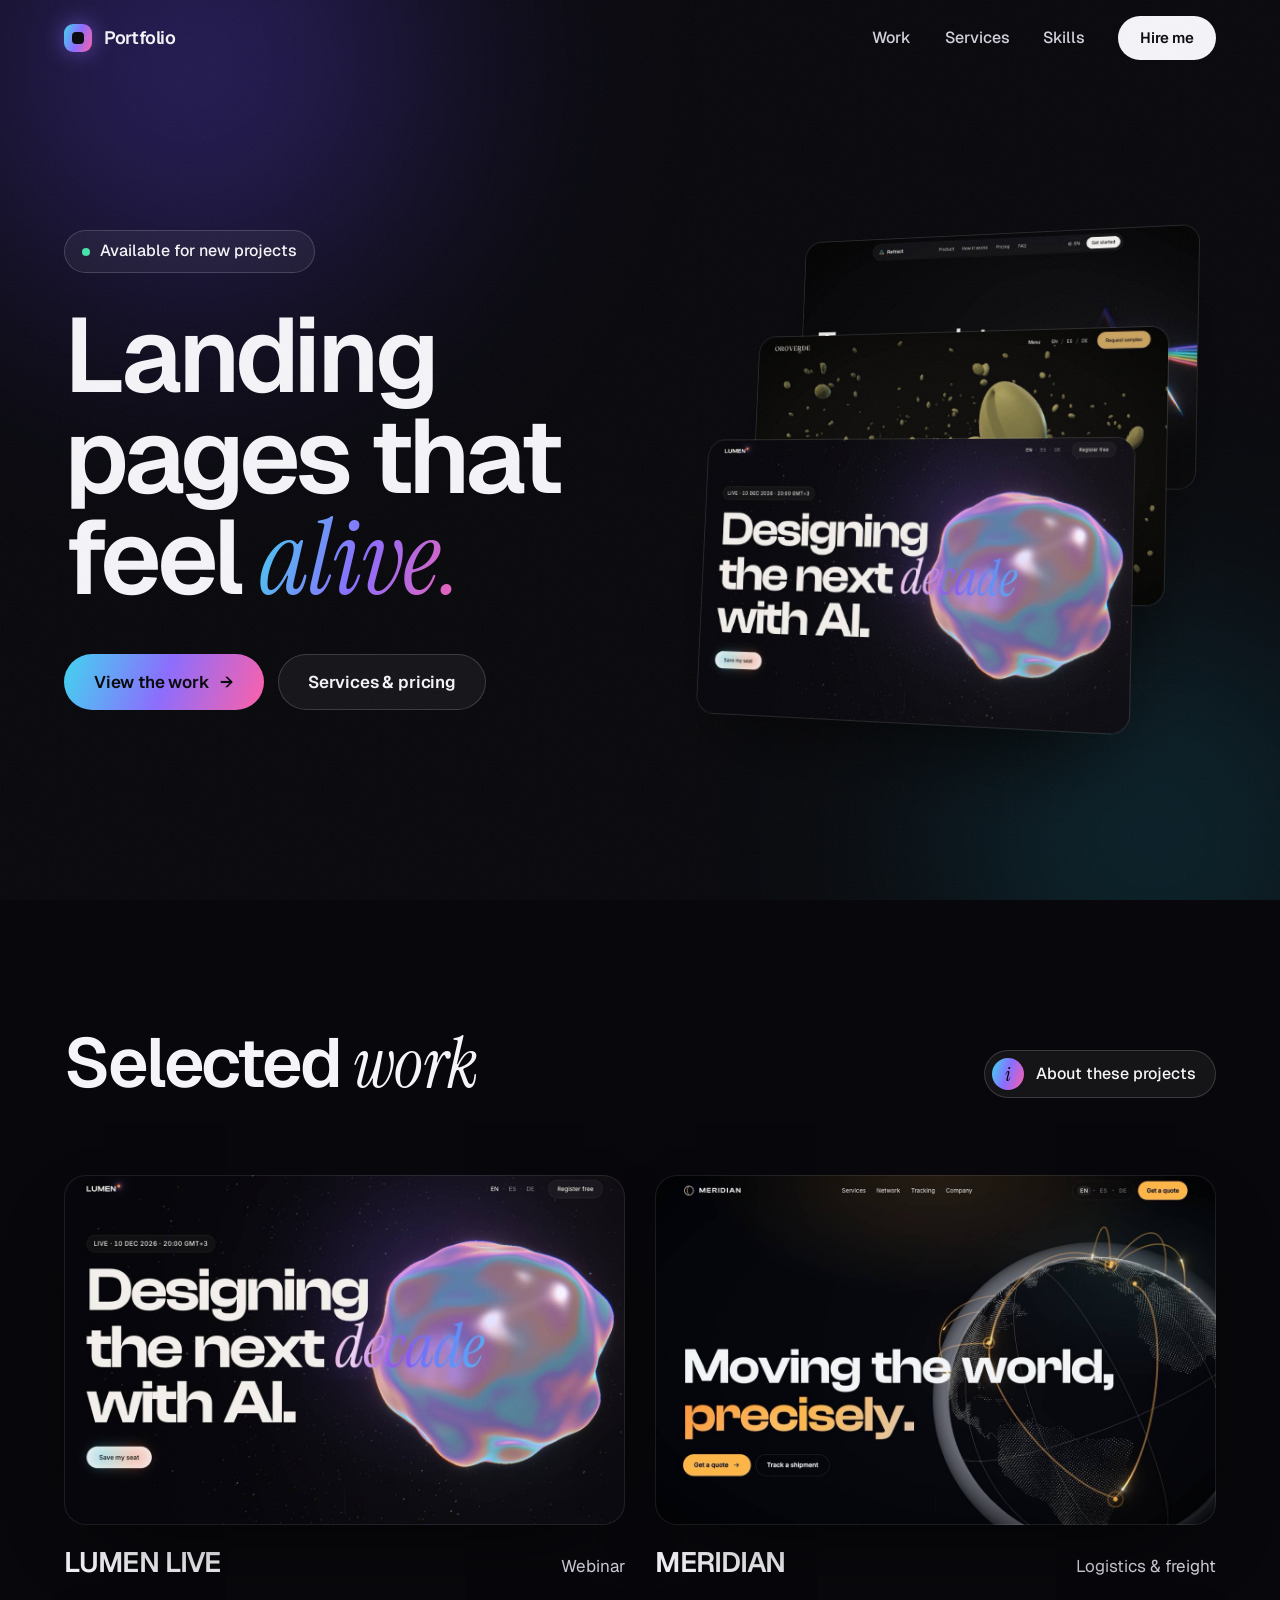
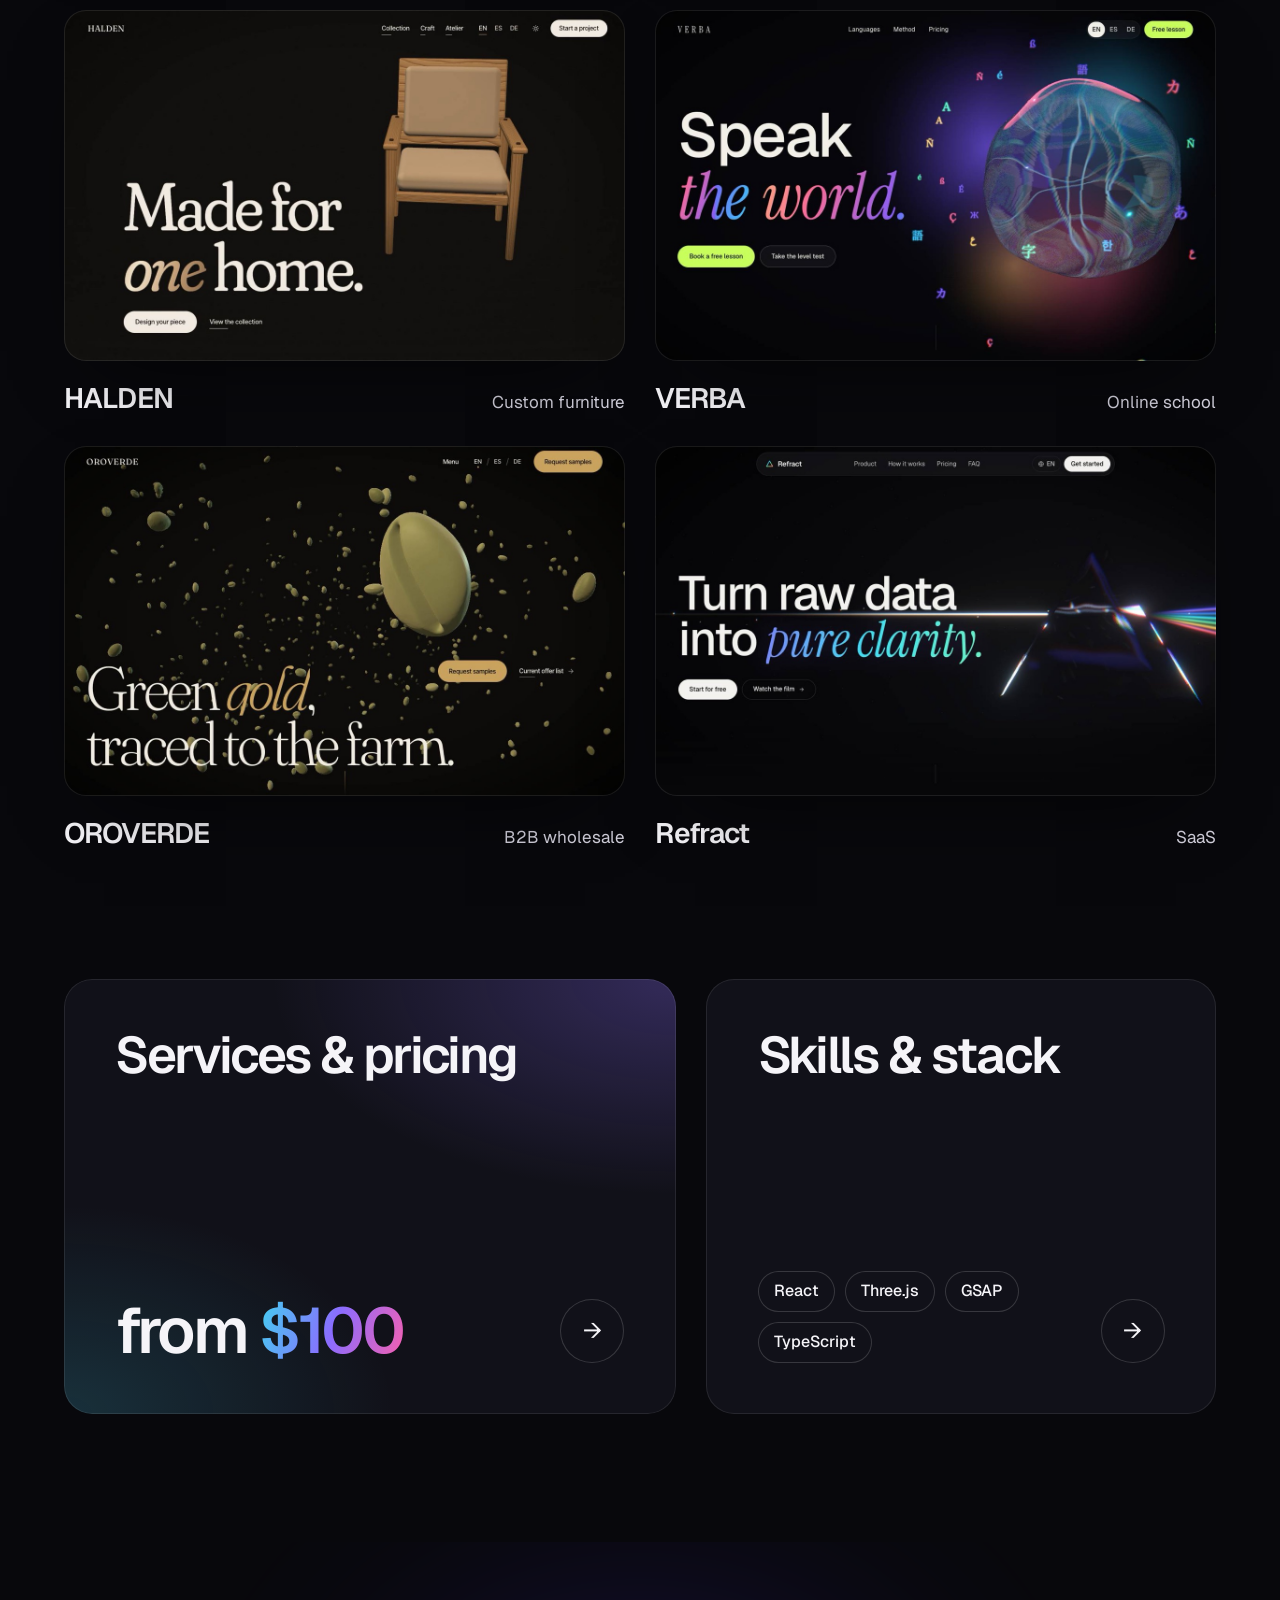
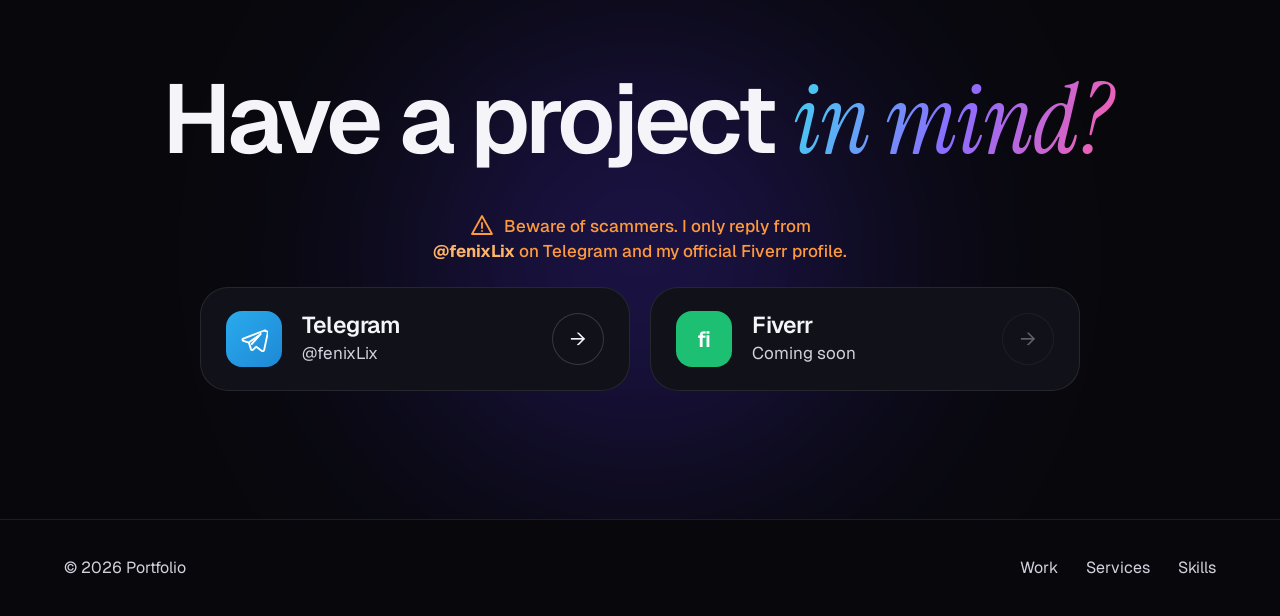
<file: index.html>
<!doctype html>
<html lang="en" class="no-js" translate="no">
<head>
<meta charset="utf-8">
<meta name="viewport" content="width=device-width, initial-scale=1">
<meta name="google" content="notranslate">
<title>Portfolio — Animated &amp; 3D Landing Pages</title>
<meta name="description" content="Front-end developer building animated, 3D landing pages. Six live projects across webinars, logistics, furniture, education, B2B and SaaS.">
<meta name="theme-color" content="#08080c">
<meta property="og:type" content="website">
<meta property="og:title" content="Landing pages that feel alive">
<meta property="og:description" content="Animated, 3D landing pages. Six live projects, services and pricing.">
<meta property="og:image" content="assets/work/webinar.jpg">
<link rel="icon" href="data:image/svg+xml,%3Csvg xmlns='http://www.w3.org/2000/svg' viewBox='0 0 64 64'%3E%3Cdefs%3E%3ClinearGradient id='g' x1='0' y1='0' x2='1' y2='1'%3E%3Cstop offset='0' stop-color='%233fd5f0'/%3E%3Cstop offset='.5' stop-color='%238b6cff'/%3E%3Cstop offset='1' stop-color='%23ff5fa8'/%3E%3C/linearGradient%3E%3C/defs%3E%3Crect width='64' height='64' rx='18' fill='url(%23g)'/%3E%3Crect x='18' y='18' width='28' height='28' rx='8' fill='%2308080c'/%3E%3C/svg%3E">
<link rel="preconnect" href="https://fonts.googleapis.com">
<link rel="preconnect" href="https://fonts.gstatic.com" crossorigin>
<link href="https://fonts.googleapis.com/css2?family=Geist:wght@400;500;600&family=Instrument+Serif:ital@1&display=swap" rel="stylesheet">
<link rel="stylesheet" href="assets/site.css">
<style>
  .hero { position: relative; min-height: 100svh; display: flex; align-items: center; padding-block: 140px 100px; overflow: hidden; }
  .hero .wrap { position: relative; z-index: 1; display: grid; grid-template-columns: minmax(0, 1.05fr) minmax(0, 1fr); align-items: center; gap: 48px; }
  .hero .h1 { margin-top: 32px; }
  .hero .lead { margin-top: 32px; }
  .hero .actions { margin-top: 44px; }

  .stack { position: relative; height: clamp(360px, 40vw, 560px); perspective: 1600px; }
  .stack figure {
    position: absolute;
    width: 82%;
    aspect-ratio: 16 / 10;
    border-radius: 18px;
    overflow: hidden;
    background: var(--card);
    box-shadow: 0 0 0 1px rgba(255,255,255,.12), 0 40px 90px -30px rgba(0,0,0,.95);
    transform-style: preserve-3d;
    transition: transform 1.2s var(--ease);
  }
  .stack img { width: 100%; height: 100%; object-fit: cover; }
  .stack .s1 { right: 0; top: 0; transform: translate3d(0,0,-120px) rotateY(-18deg) rotateX(6deg); }
  .stack .s2 { right: 8%; top: 22%; transform: translate3d(0,0,-40px) rotateY(-18deg) rotateX(6deg); }
  .stack .s3 { right: 16%; top: 44%; transform: translate3d(0,0,40px) rotateY(-18deg) rotateX(6deg); }
  .js .stack figure { opacity: 0; translate: 0 60px; transition: transform 1.2s var(--ease), opacity 1s var(--ease), translate 1.2s var(--ease); }
  .js .stack.in figure { opacity: 1; translate: 0 0; }
  .stack.in .s1 { transition-delay: .25s; } .stack.in .s2 { transition-delay: .4s; } .stack.in .s3 { transition-delay: .55s; }

  @media (max-width: 960px) {
    .hero { padding-block: 120px 80px; }
    .hero .wrap { grid-template-columns: 1fr; }
    .stack { height: min(70vw, 420px); margin-top: 24px; }
  }
</style>
</head>
<body>
<div class="progress"></div>
<div class="grain" aria-hidden="true"></div>

<header class="nav">
  <div class="wrap">
    <a class="brand" href="./"><i></i>Portfolio</a>
    <nav class="nav-links" aria-label="Main">
      <a href="#work">Work</a>
      <a href="services/">Services</a>
      <a href="skills/">Skills</a>
      <a class="btn sm" href="#contact">Hire me</a>
    </nav>
  </div>
</header>

<main>
  <section class="hero">
    <div class="glow" style="width:60vw;height:60vw;left:-15vw;top:-25vw;background:radial-gradient(circle,#5b3fe0,transparent 65%)"></div>
    <div class="glow" style="width:50vw;height:50vw;right:-15vw;bottom:-20vw;background:radial-gradient(circle,#0f6f86,transparent 65%);opacity:.4"></div>
    <div class="wrap">
      <div>
        <span class="chip" data-reveal><span class="dot"></span>Available for new projects</span>
        <h1 class="h1 split">Landing pages that feel <em class="grad">alive.</em></h1>
        <div class="actions" data-reveal style="--d:.5s">
          <a class="btn grad-bg" href="#work">View the work <span class="arr">&rarr;</span></a>
          <a class="btn ghost" href="services/">Services &amp; pricing</a>
        </div>
      </div>
      <div class="stack" data-reveal aria-hidden="true">
        <figure class="s1"><img src="assets/work/saas.jpg" alt="" width="1200" height="750"></figure>
        <figure class="s2"><img src="assets/work/oroverde.jpg" alt="" width="1200" height="750"></figure>
        <figure class="s3"><img src="assets/work/webinar.jpg" alt="" width="1200" height="750"></figure>
      </div>
    </div>
  </section>

  <section class="sec" id="work">
    <div class="wrap">
      <div class="sec-head">
        <h2 class="h2 split">Selected <em>work</em></h2>
        <div class="info" data-reveal>
          <button class="info-btn" type="button" aria-describedby="about-work"><span class="i">i</span>About these projects</button>
          <div class="tip" role="tooltip" id="about-work">
            <p>Every site here was built specifically for this portfolio. I wanted to find out how fast, and how well, I could make them.</p>
            <p>At the company I worked for, I didn't build landing pages: I designed and animated one large website. That work is covered by an NDA (Non-Disclosure Agreement), so I can't show it here.</p>
          </div>
        </div>
      </div>
      <div class="works">
        <a class="work" href="webinar/" data-reveal>
          <div class="shot"><img src="assets/work/webinar.jpg" alt="LUMEN LIVE webinar landing page" loading="lazy" width="1200" height="750"><span class="go">&rarr;</span></div>
          <div class="meta"><h3>LUMEN LIVE</h3><span>Webinar</span></div>
        </a>
        <a class="work" href="logistics/" data-reveal style="--d:.12s">
          <div class="shot"><img src="assets/work/logistics.jpg" alt="MERIDIAN logistics landing page" loading="lazy" width="1200" height="750"><span class="go">&rarr;</span></div>
          <div class="meta"><h3>MERIDIAN</h3><span>Logistics &amp; freight</span></div>
        </a>
        <a class="work" href="furniture/" data-reveal>
          <div class="shot"><img src="assets/work/furniture.jpg" alt="HALDEN custom furniture landing page" loading="lazy" width="1200" height="750"><span class="go">&rarr;</span></div>
          <div class="meta"><h3>HALDEN</h3><span>Custom furniture</span></div>
        </a>
        <a class="work" href="school/" data-reveal style="--d:.12s">
          <div class="shot"><img src="assets/work/school.jpg" alt="VERBA online language school landing page" loading="lazy" width="1200" height="750"><span class="go">&rarr;</span></div>
          <div class="meta"><h3>VERBA</h3><span>Online school</span></div>
        </a>
        <a class="work" href="oroverde/" data-reveal>
          <div class="shot"><img src="assets/work/oroverde.jpg" alt="OROVERDE B2B coffee wholesale landing page" loading="lazy" width="1200" height="750"><span class="go">&rarr;</span></div>
          <div class="meta"><h3>OROVERDE</h3><span>B2B wholesale</span></div>
        </a>
        <a class="work" href="saas/" data-reveal style="--d:.12s">
          <div class="shot"><img src="assets/work/saas.jpg" alt="Refract SaaS landing page" loading="lazy" width="1200" height="750"><span class="go">&rarr;</span></div>
          <div class="meta"><h3>Refract</h3><span>SaaS</span></div>
        </a>
      </div>
    </div>
  </section>

  <section class="sec" style="padding-top:0">
    <div class="wrap panels">
      <a class="card panel feature" href="services/" data-reveal>
        <div>
          <h3>Services &amp; pricing</h3>
        </div>
        <div class="bottom"><span class="big">from <span class="grad">$100</span></span><span class="circle">&rarr;</span></div>
      </a>
      <a class="card panel" href="skills/" data-reveal style="--d:.12s">
        <div>
          <h3>Skills &amp; stack</h3>
        </div>
        <div class="bottom">
          <div class="tags"><span>React</span><span>Three.js</span><span>GSAP</span><span>TypeScript</span></div>
          <span class="circle">&rarr;</span>
        </div>
      </a>
    </div>
  </section>

  <section class="sec contact" id="contact">
    <div class="glow" style="width:70vw;height:40vw;left:15vw;top:10%;background:radial-gradient(circle,#4a2fd0,transparent 65%);opacity:.45"></div>
    <div class="wrap" style="position:relative">
      <h2 class="h2 split">Have a project <em class="grad">in mind?</em></h2>
      <p class="scam" data-reveal><svg viewBox="0 0 24 24" aria-hidden="true"><path d="M12 3l10 18H2z"/><path d="M12 10v5M12 18h.01"/></svg><span>Beware of scammers. I only reply from <b>@fenixLix</b> on Telegram and my official Fiverr profile.</span></p>
      <div class="contact-links" data-reveal style="--d:.1s">
        <a class="card contact-link" href="https://t.me/fenixLix" target="_blank" rel="noopener">
          <span class="ico tg"><svg viewBox="0 0 24 24" aria-hidden="true"><path d="M21.5 4.5L2.8 11.7c-1 .4-1 1.6.1 1.9l4.7 1.5 1.8 5.6c.3.8 1.3 1 1.9.4l2.6-2.5 4.9 3.6c.7.5 1.7.1 1.9-.8l3.1-14.6c.2-1-.8-1.8-1.7-1.4z"/><path d="M7.6 15.1l10.2-7.4-7.8 8.7"/></svg></span>
          <span class="txt"><b>Telegram</b><i>@fenixLix</i></span>
          <span class="circle">&rarr;</span>
        </a>
        <a class="card contact-link" data-fiverr aria-disabled="true">
          <span class="ico fv">fi</span>
          <span class="txt"><b>Fiverr</b><i data-fiverr-label>Coming soon</i></span>
          <span class="circle">&rarr;</span>
        </a>
      </div>
    </div>
  </section>
</main>

<footer class="foot">
  <div class="wrap">
    <span>&copy; <span id="y">2026</span> Portfolio</span>
    <nav aria-label="Footer"><a href="#work">Work</a><a href="services/">Services</a><a href="skills/">Skills</a></nav>
  </div>
</footer>

<script src="assets/site.js"></script>
<script>
  document.getElementById('y').textContent = new Date().getFullYear();
  (function () {
    var s = document.querySelector('.stack');
    if (!s || matchMedia('(prefers-reduced-motion: reduce)').matches || !matchMedia('(pointer: fine)').matches) return;
    var figs = s.querySelectorAll('figure');
    addEventListener('pointermove', function (e) {
      var x = e.clientX / innerWidth - .5, y = e.clientY / innerHeight - .5;
      figs.forEach(function (f, i) {
        var k = (i + 1) * 10;
        f.style.translate = (x * k) + 'px ' + (y * k) + 'px';
      });
    });
  })();
</script>
</body>
</html>
</file>
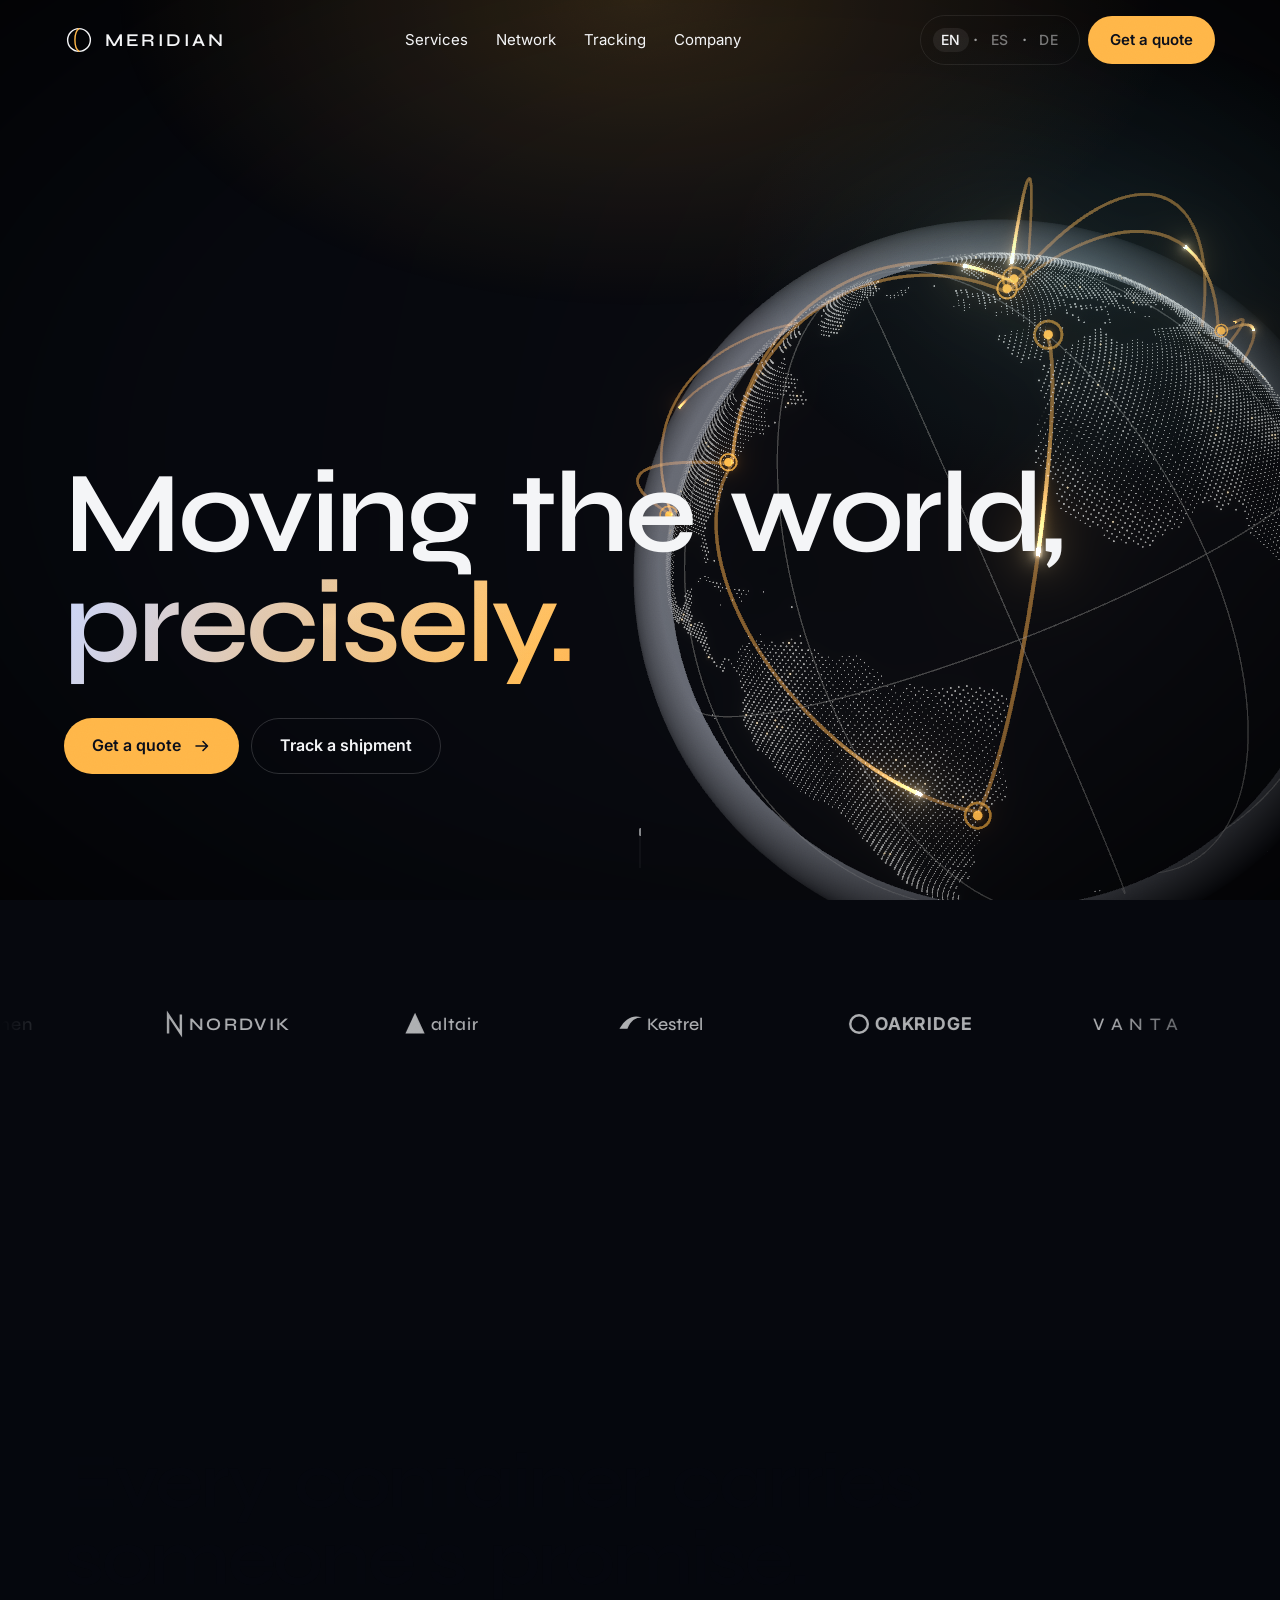
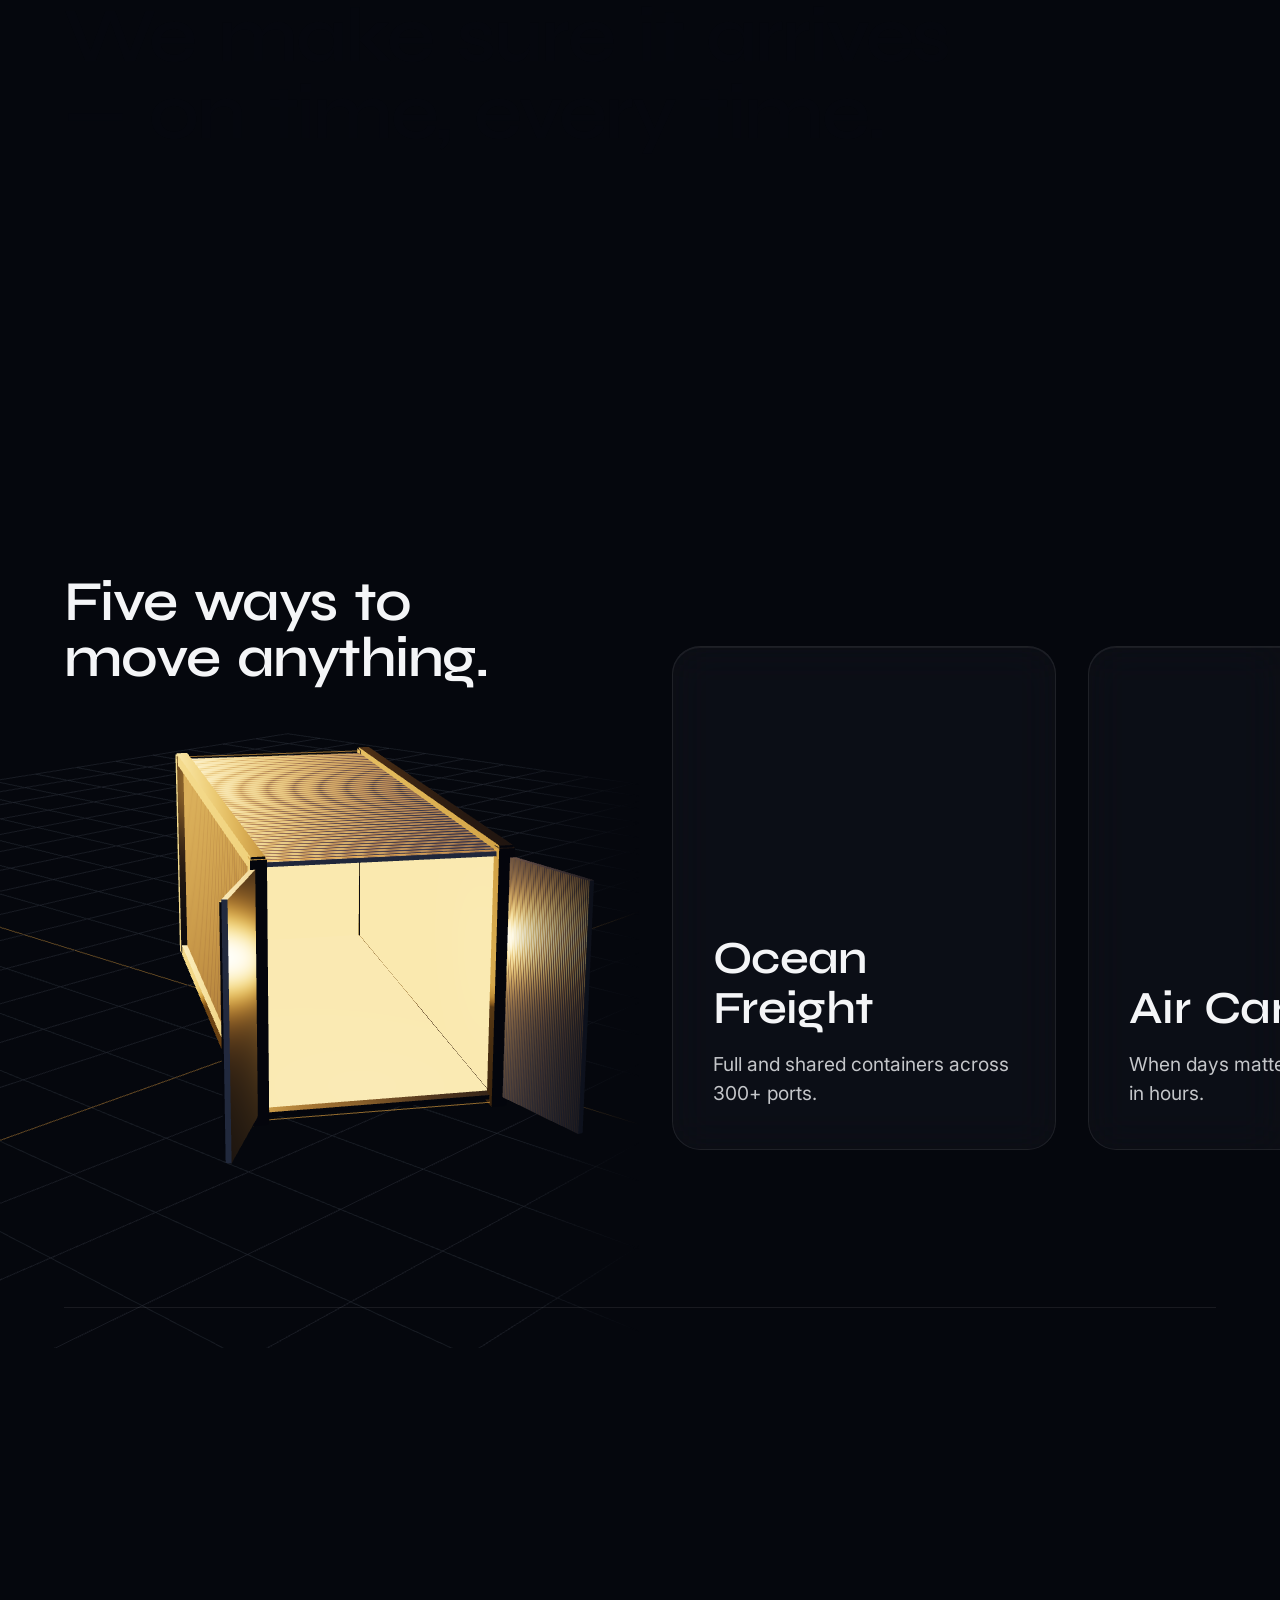
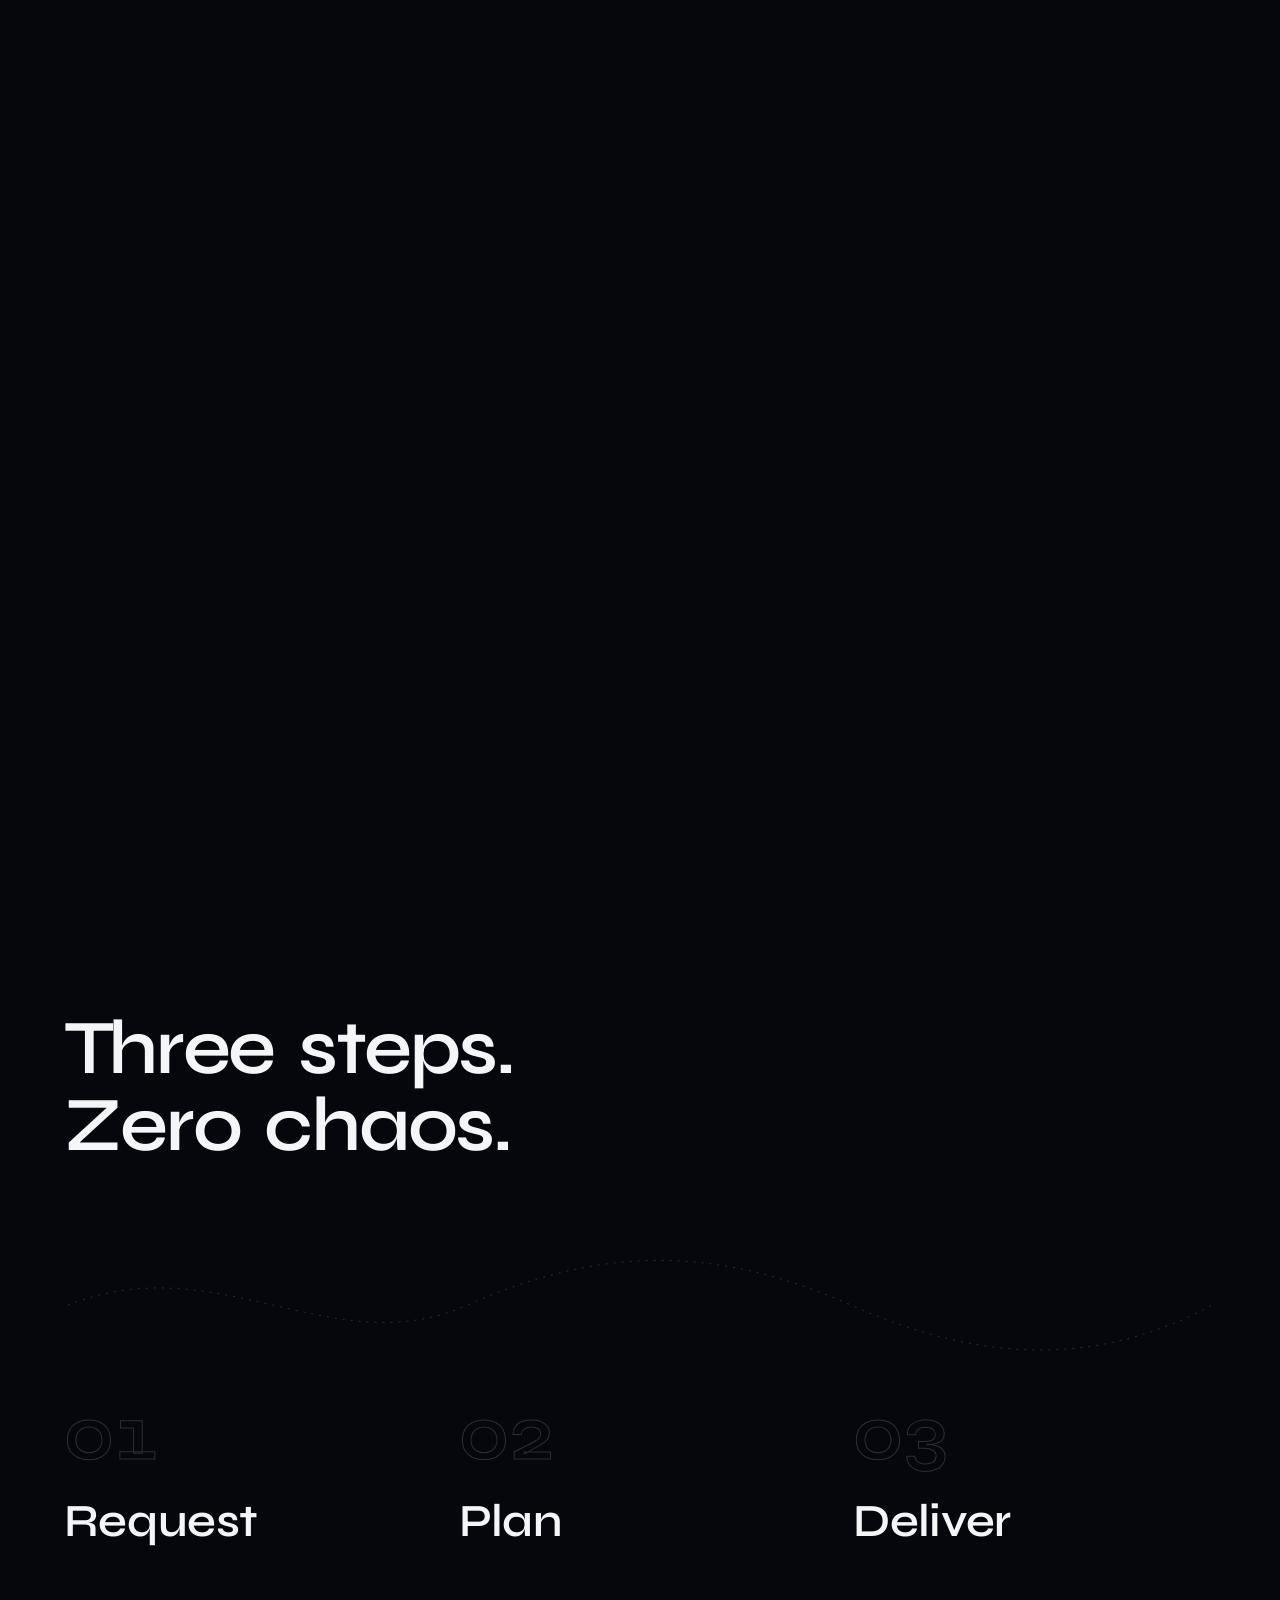
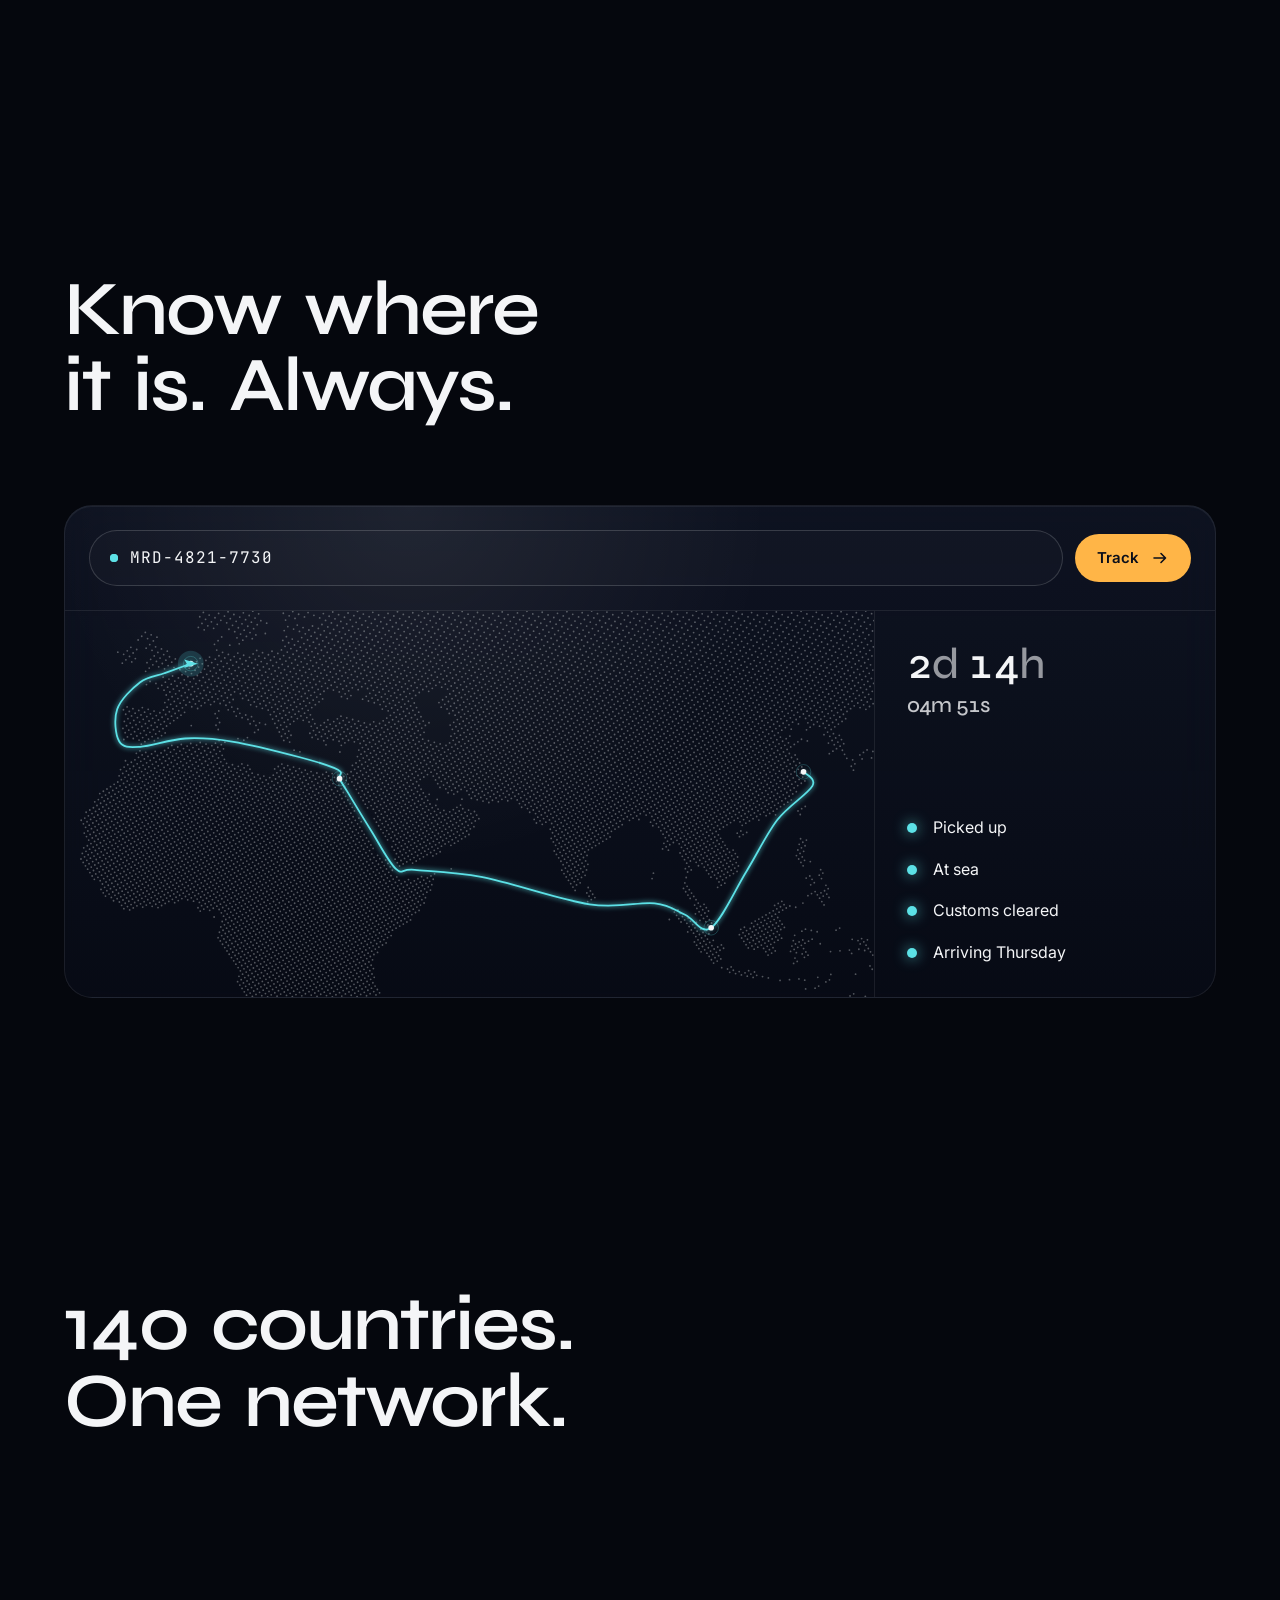
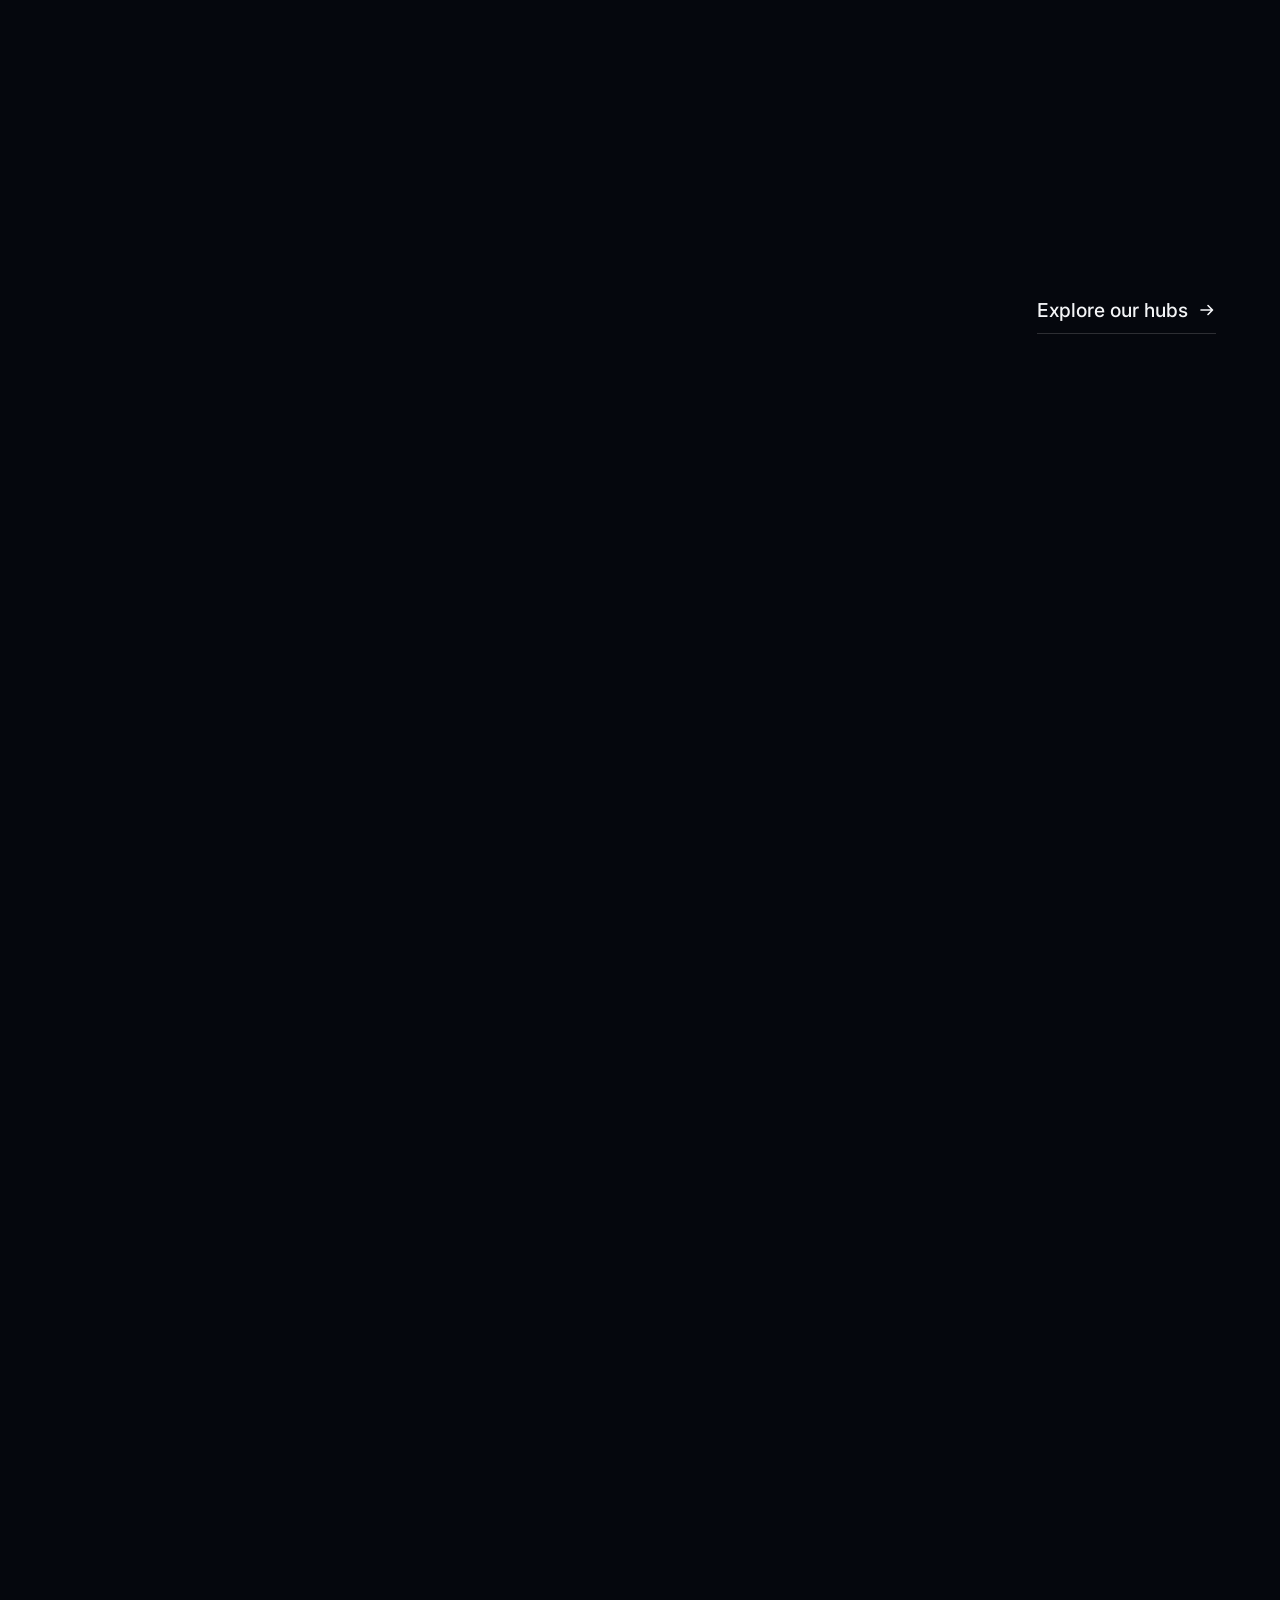
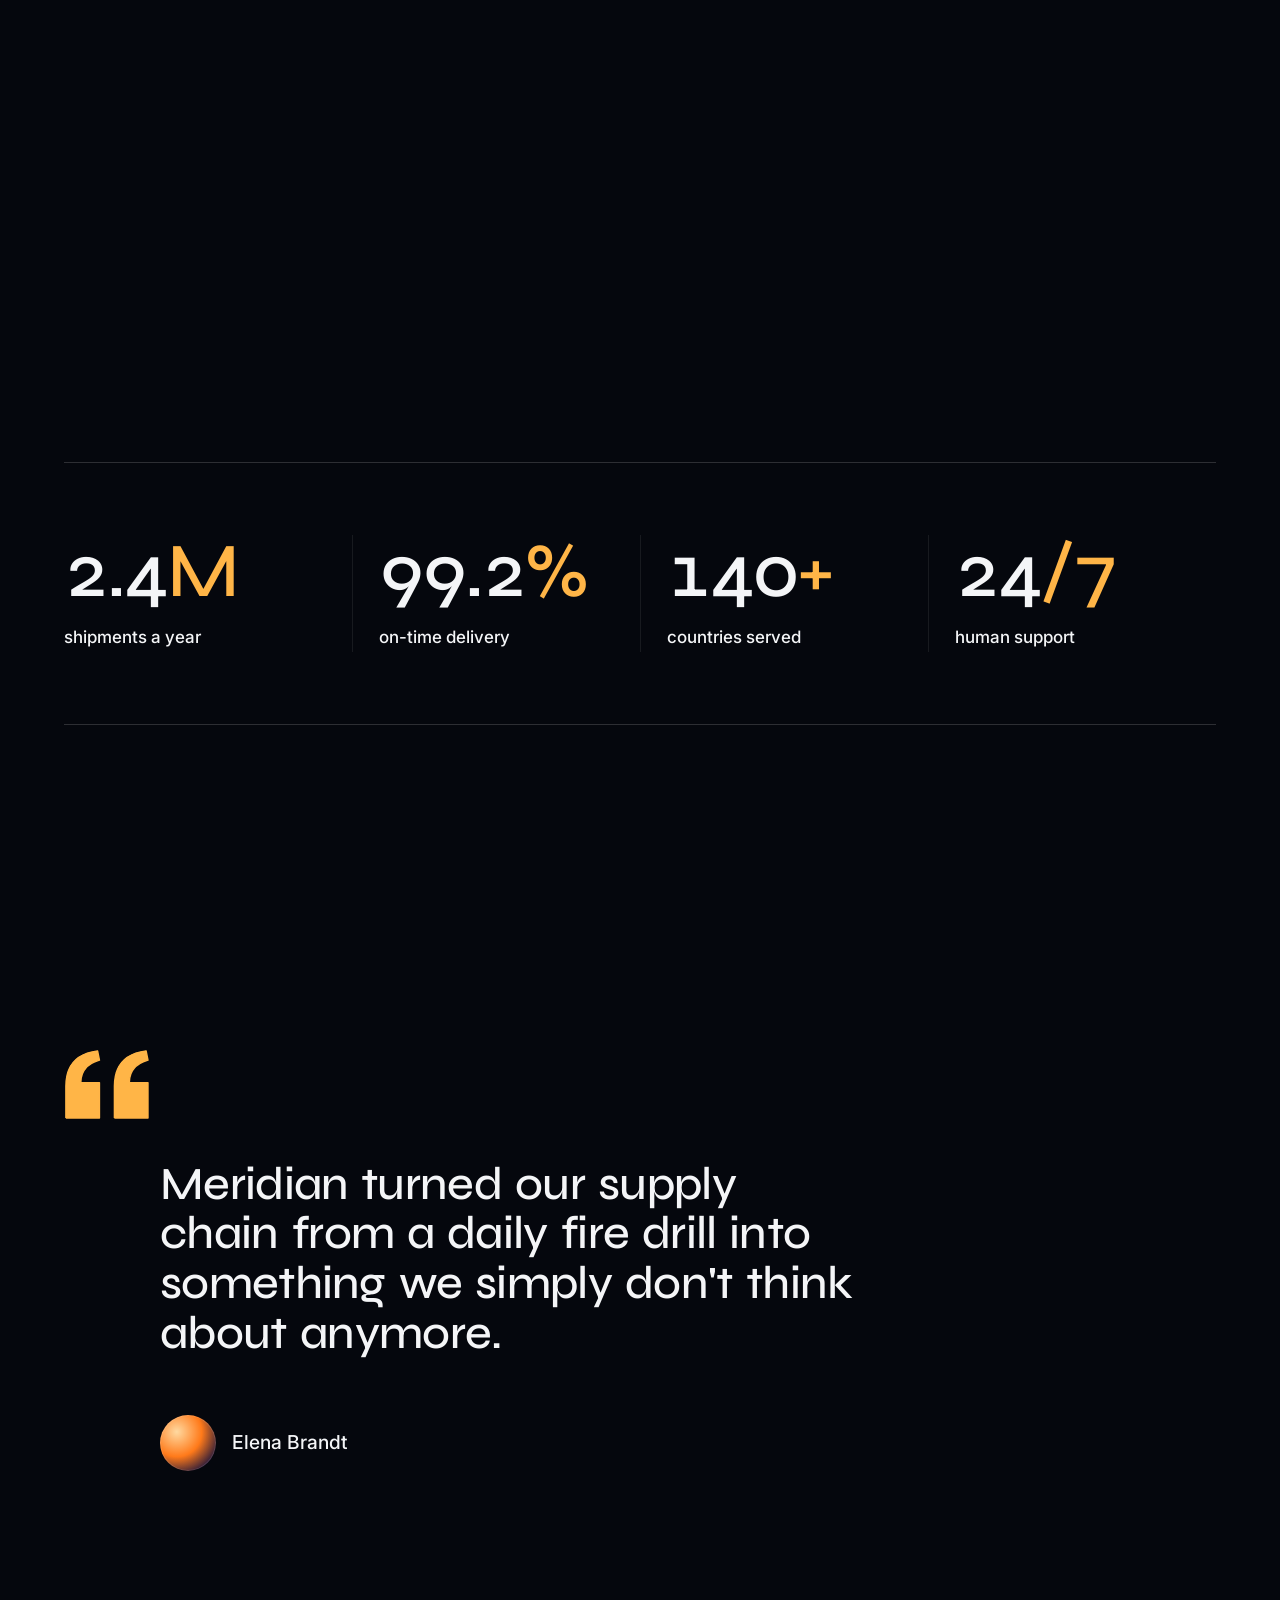
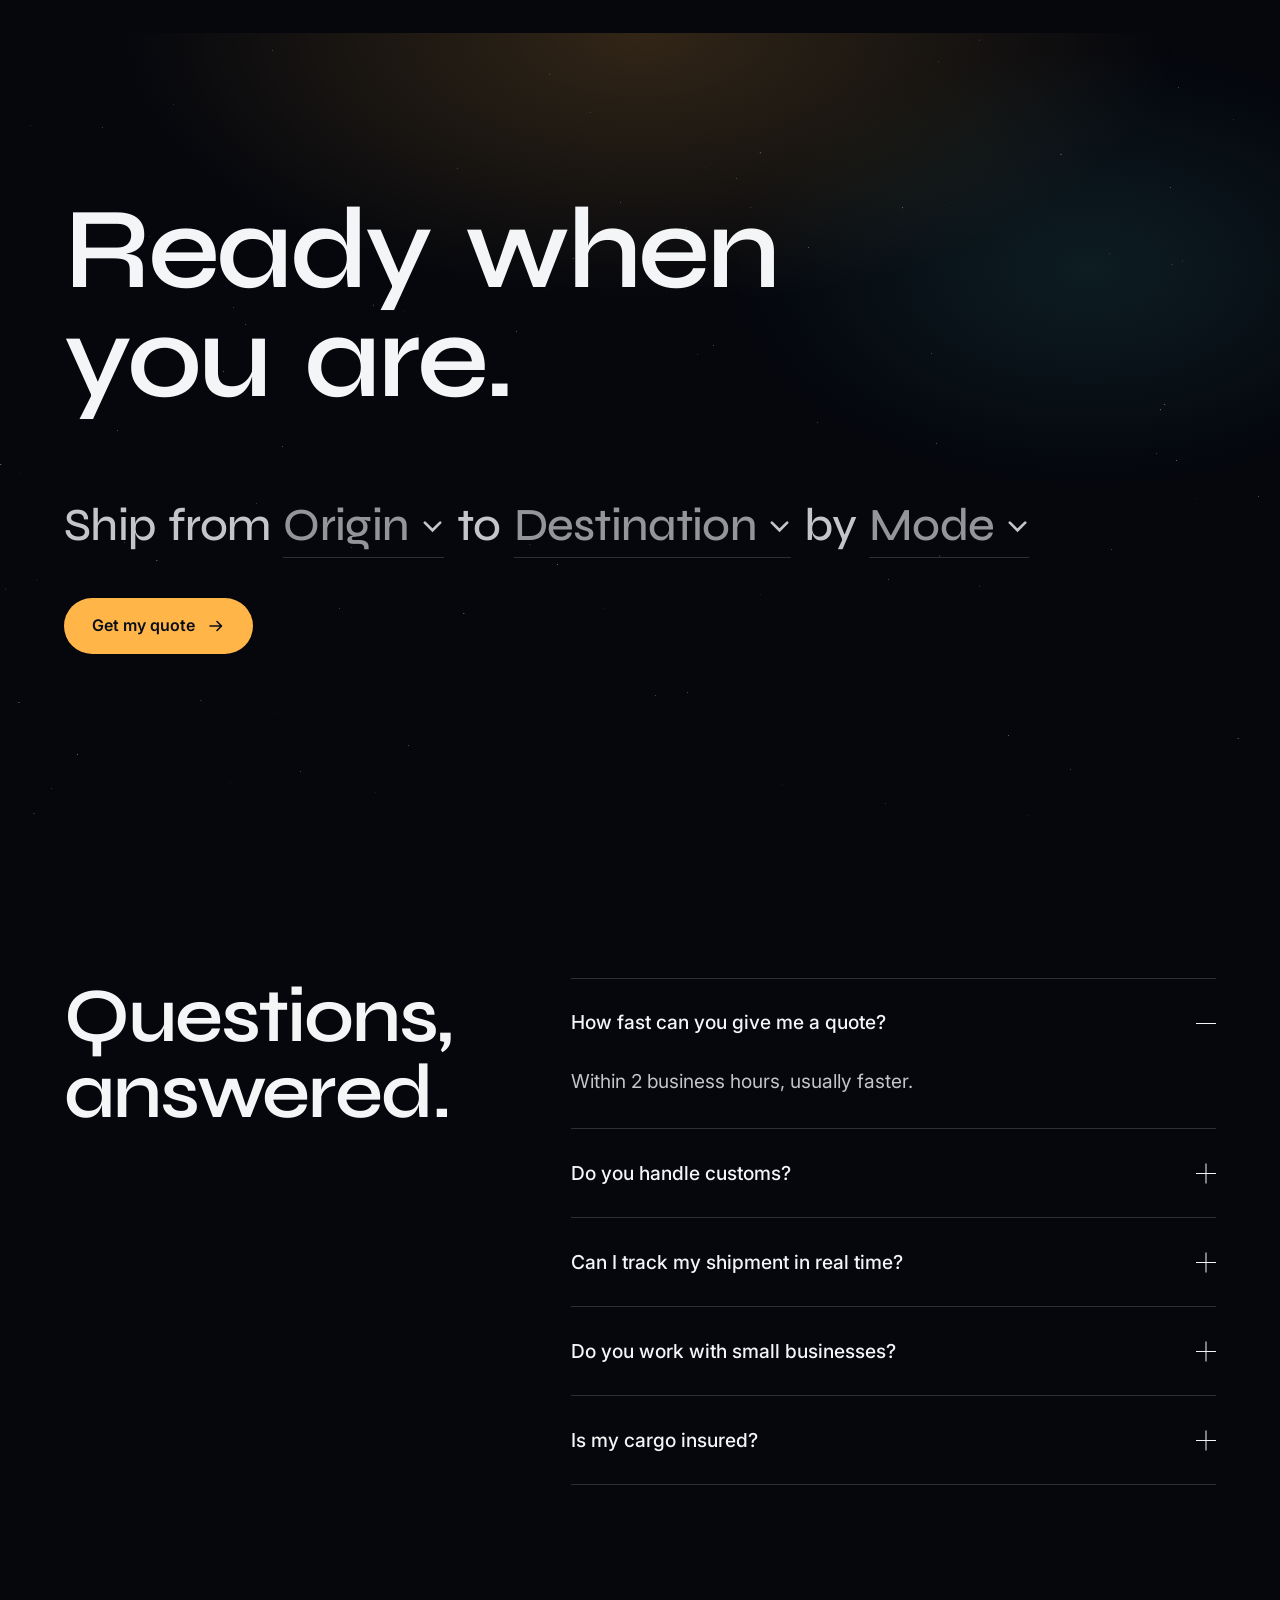
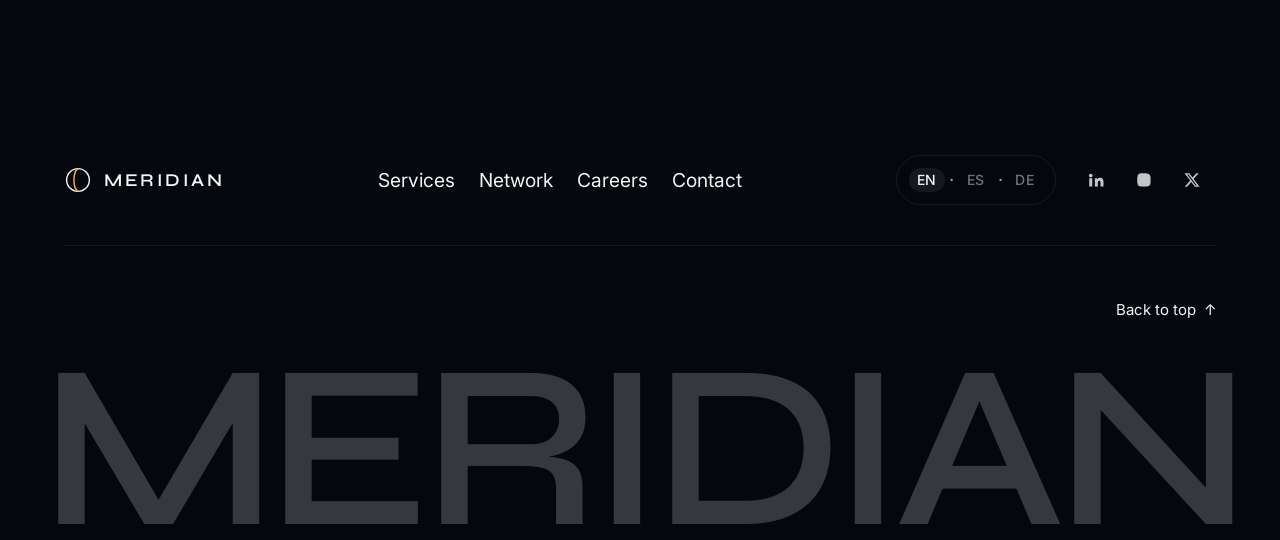
<file: logistics/index.html>
<!doctype html>
<html lang="en">
  <head>
    <meta charset="UTF-8" />
    <meta name="viewport" content="width=device-width, initial-scale=1, viewport-fit=cover" />
    <title>Meridian — Global Freight & Logistics</title>
    <meta name="description" content="Ocean, air, road and rail freight — engineered for teams that can't afford delays. 140+ countries, 99.2% on-time delivery, live tracking." />
    <meta name="theme-color" content="#05070D" />
    <meta name="color-scheme" content="dark" />
    <link rel="canonical" href="https://meridian.global/" />
    <link rel="alternate" hreflang="en" href="https://meridian.global/?lang=en" />
    <link rel="alternate" hreflang="es" href="https://meridian.global/?lang=es" />
    <link rel="alternate" hreflang="de" href="https://meridian.global/?lang=de" />
    <link rel="alternate" hreflang="x-default" href="https://meridian.global/" />
    <link rel="icon" type="image/svg+xml" href="./favicon.svg" />
    <link rel="apple-touch-icon" href="./apple-touch-icon.png" />

    <meta property="og:type" content="website" />
    <meta property="og:site_name" content="Meridian Global Logistics" />
    <meta property="og:title" content="Meridian — Global Freight & Logistics" />
    <meta property="og:description" content="Moving the world, precisely." />
    <meta property="og:image" content="https://meridian.global/og-image.png" />
    <meta property="og:image:width" content="1200" />
    <meta property="og:image:height" content="630" />
    <meta property="og:locale" content="en_US" />
    <meta property="og:locale:alternate" content="es_ES" />
    <meta property="og:locale:alternate" content="de_DE" />
    <meta name="twitter:card" content="summary_large_image" />

    <link rel="preconnect" href="https://api.fontshare.com" crossorigin />
    <link rel="preconnect" href="https://cdn.fontshare.com" crossorigin />
    <link rel="preconnect" href="https://fonts.googleapis.com" />
    <link rel="preconnect" href="https://fonts.gstatic.com" crossorigin />
    <link rel="preload" as="font" type="font/woff2" crossorigin href="https://cdn.fontshare.com/wf/FPDAZ2S6SW4QMSRIIKNNGTPM6VIXYMKO/5HNPQ453FRLIQWV2FNOBUU3FKTDZQVSG/Z3MGHFHX6DCTLQ55LJYRJ5MDCZPMFZU6.woff2" />
    <link rel="stylesheet" href="https://api.fontshare.com/v2/css?f[]=clash-display@500,600&f[]=satoshi@400,500,700&display=swap" />
    <link rel="stylesheet" href="https://fonts.googleapis.com/css2?family=JetBrains+Mono:wght@400&family=Syne:wght@500;600&family=Inter:wght@400;500&display=swap" />
    <link rel="preload" href="./data/land.bin" as="fetch" type="application/octet-stream" crossorigin />

    <script type="application/ld+json">
      {
        "@context": "https://schema.org",
        "@type": "Organization",
        "name": "Meridian Global Logistics",
        "alternateName": "MERIDIAN",
        "url": "https://meridian.global/",
        "logo": "https://meridian.global/favicon.svg",
        "slogan": "Moving the world, precisely.",
        "email": "hello@meridian.global",
        "address": { "@type": "PostalAddress", "addressLocality": "Rotterdam", "addressCountry": "NL" },
        "areaServed": "Worldwide"
      }
    </script>
    <script type="module" crossorigin src="./assets/index-FJLjC0nR.js"></script>
    <link rel="modulepreload" crossorigin href="./assets/react-CdWEA1bb.js">
    <link rel="modulepreload" crossorigin href="./assets/motion-CJLZOZx7.js">
    <link rel="modulepreload" crossorigin href="./assets/framer-pclhd_sn.js">
    <link rel="stylesheet" crossorigin href="./assets/index-DairIgoH.css">
  </head>
  <body>
    <div id="root"></div>
    <noscript>Meridian Global Logistics — Moving the world, precisely. Ocean, air, road and rail freight. hello@meridian.global</noscript>
  </body>
</html>
</file>
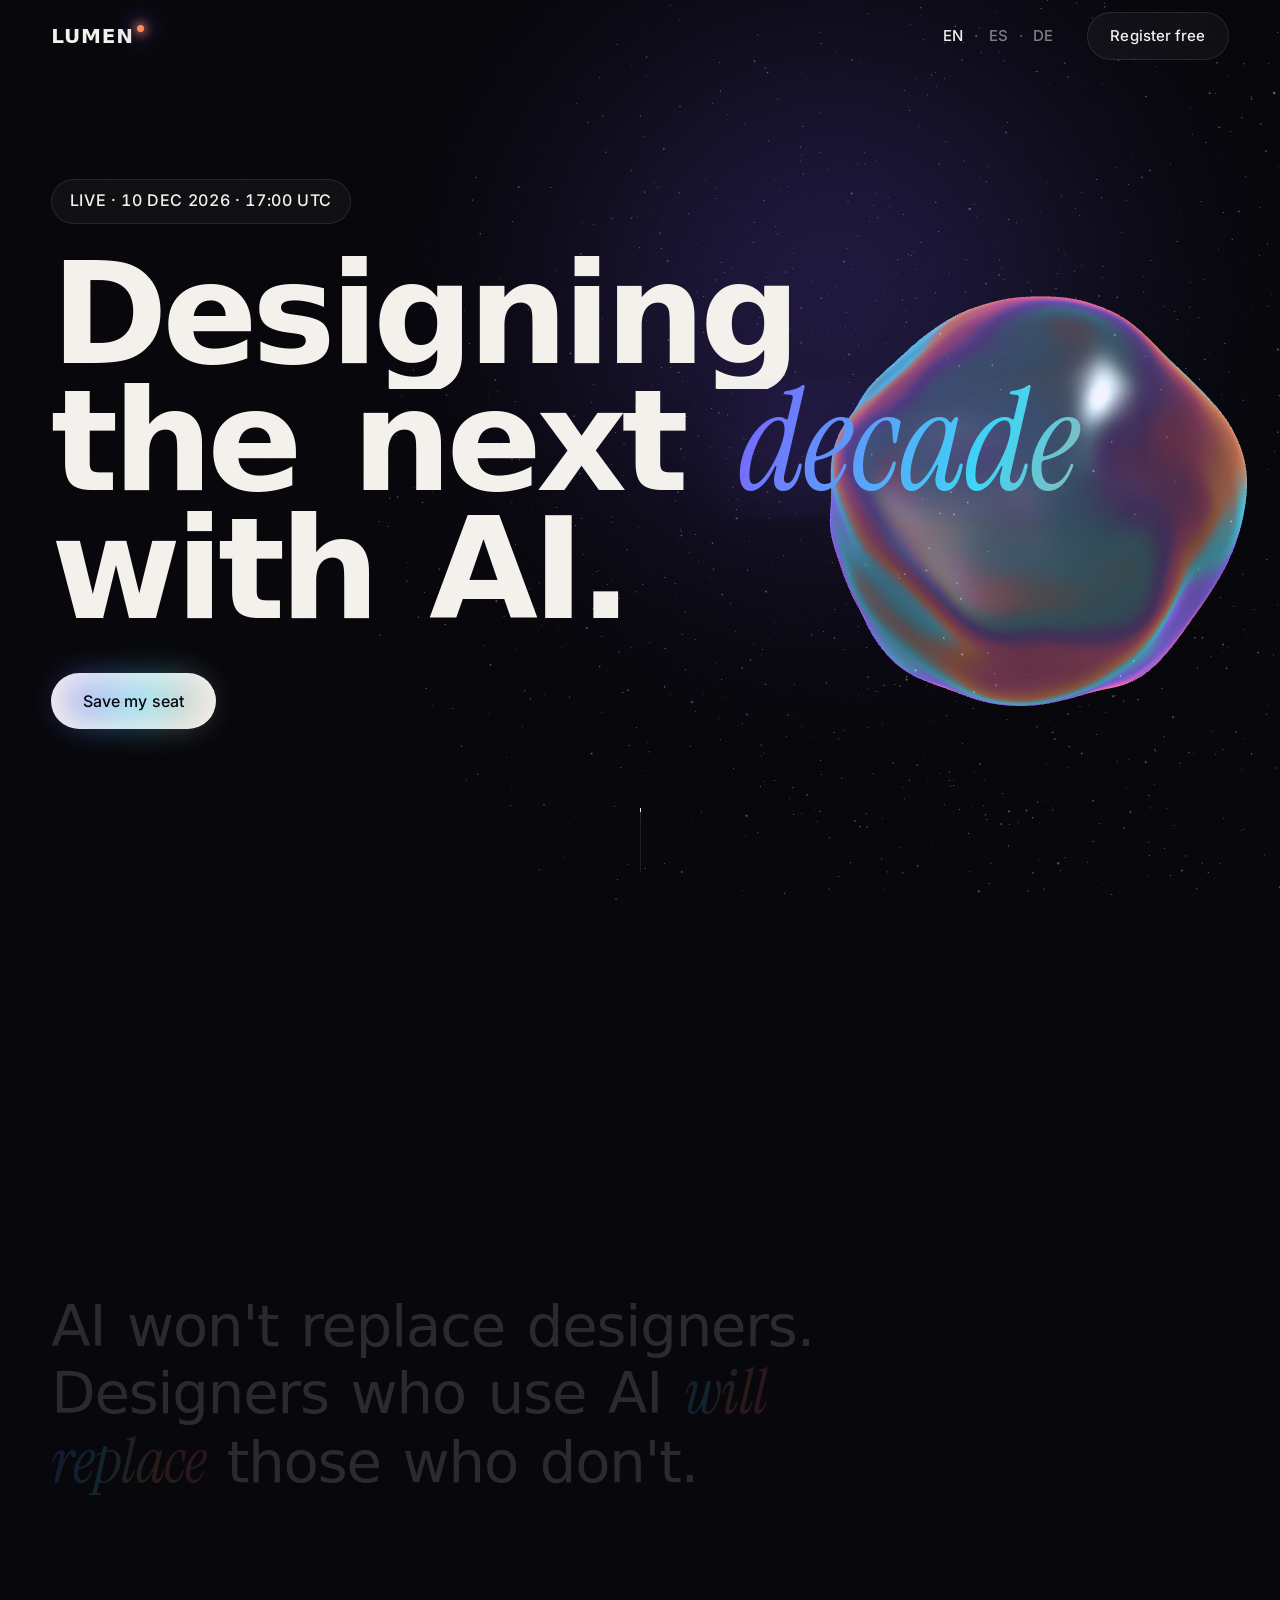
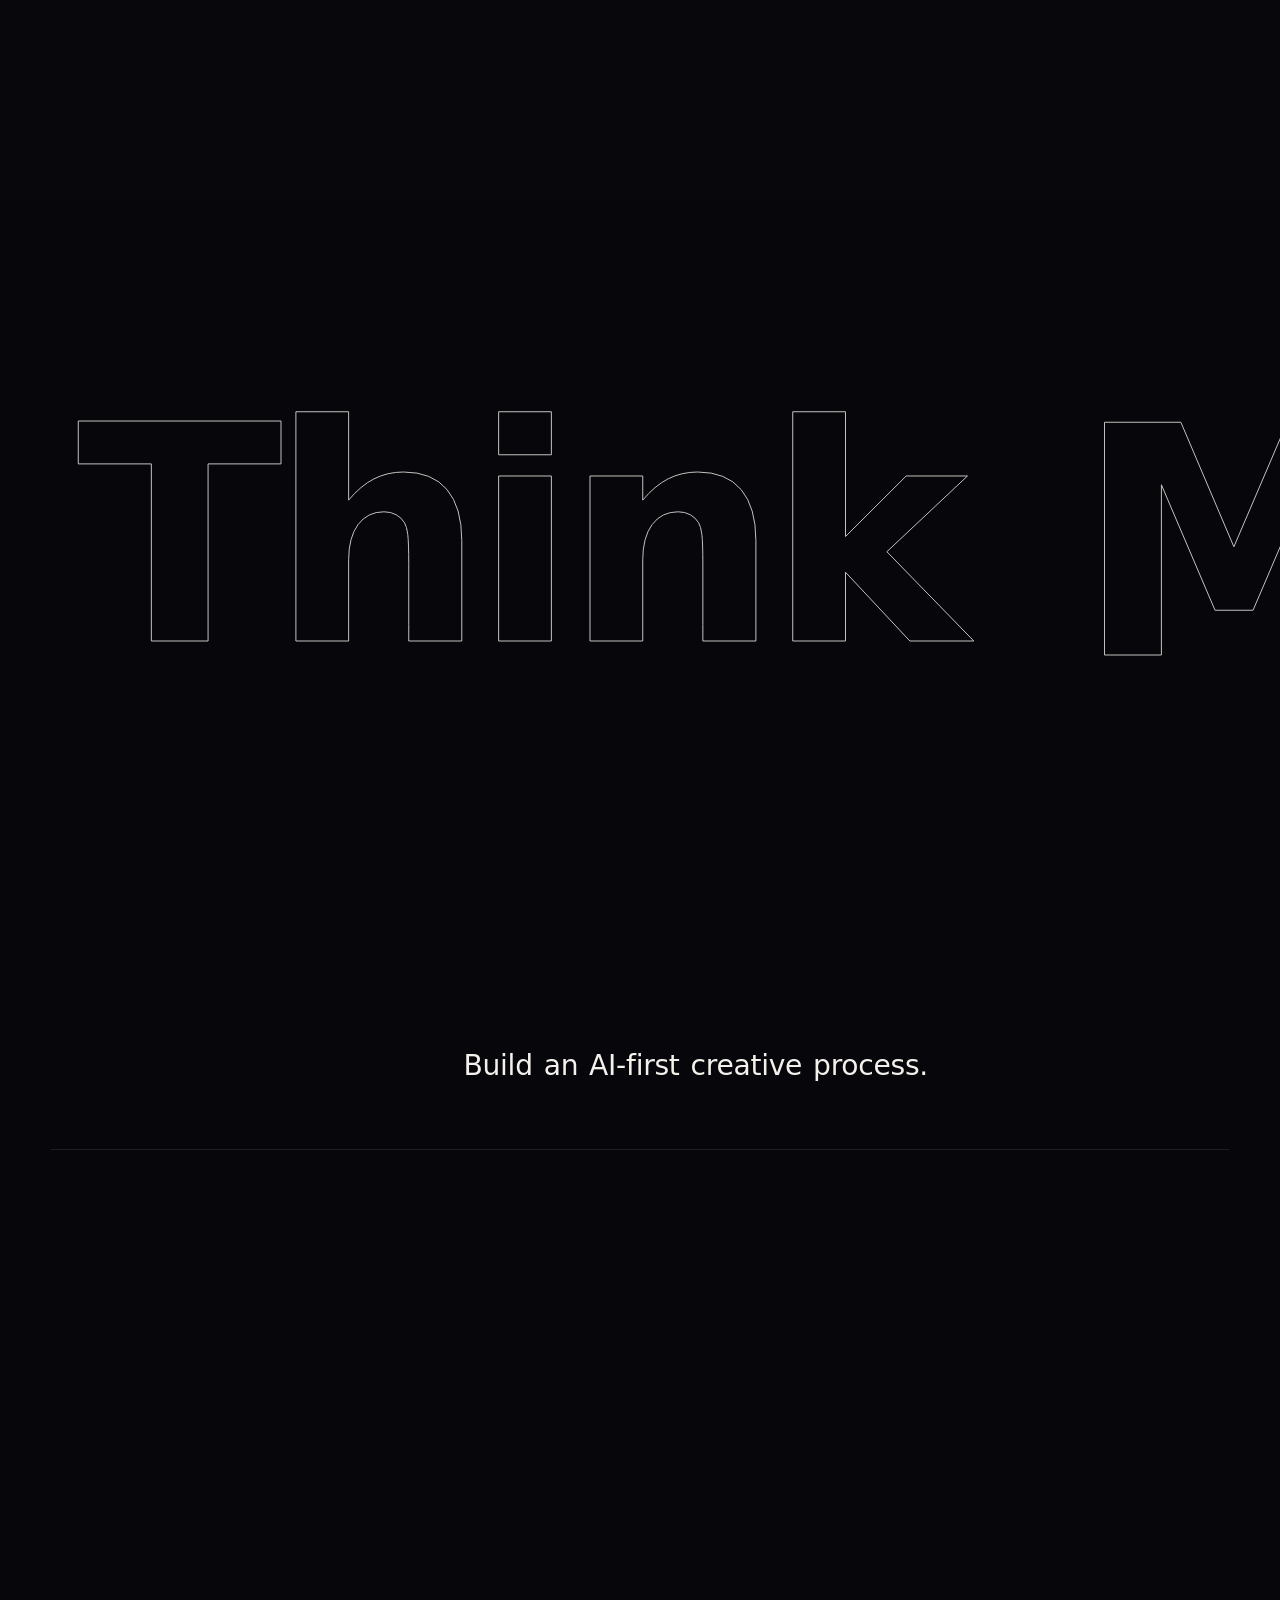
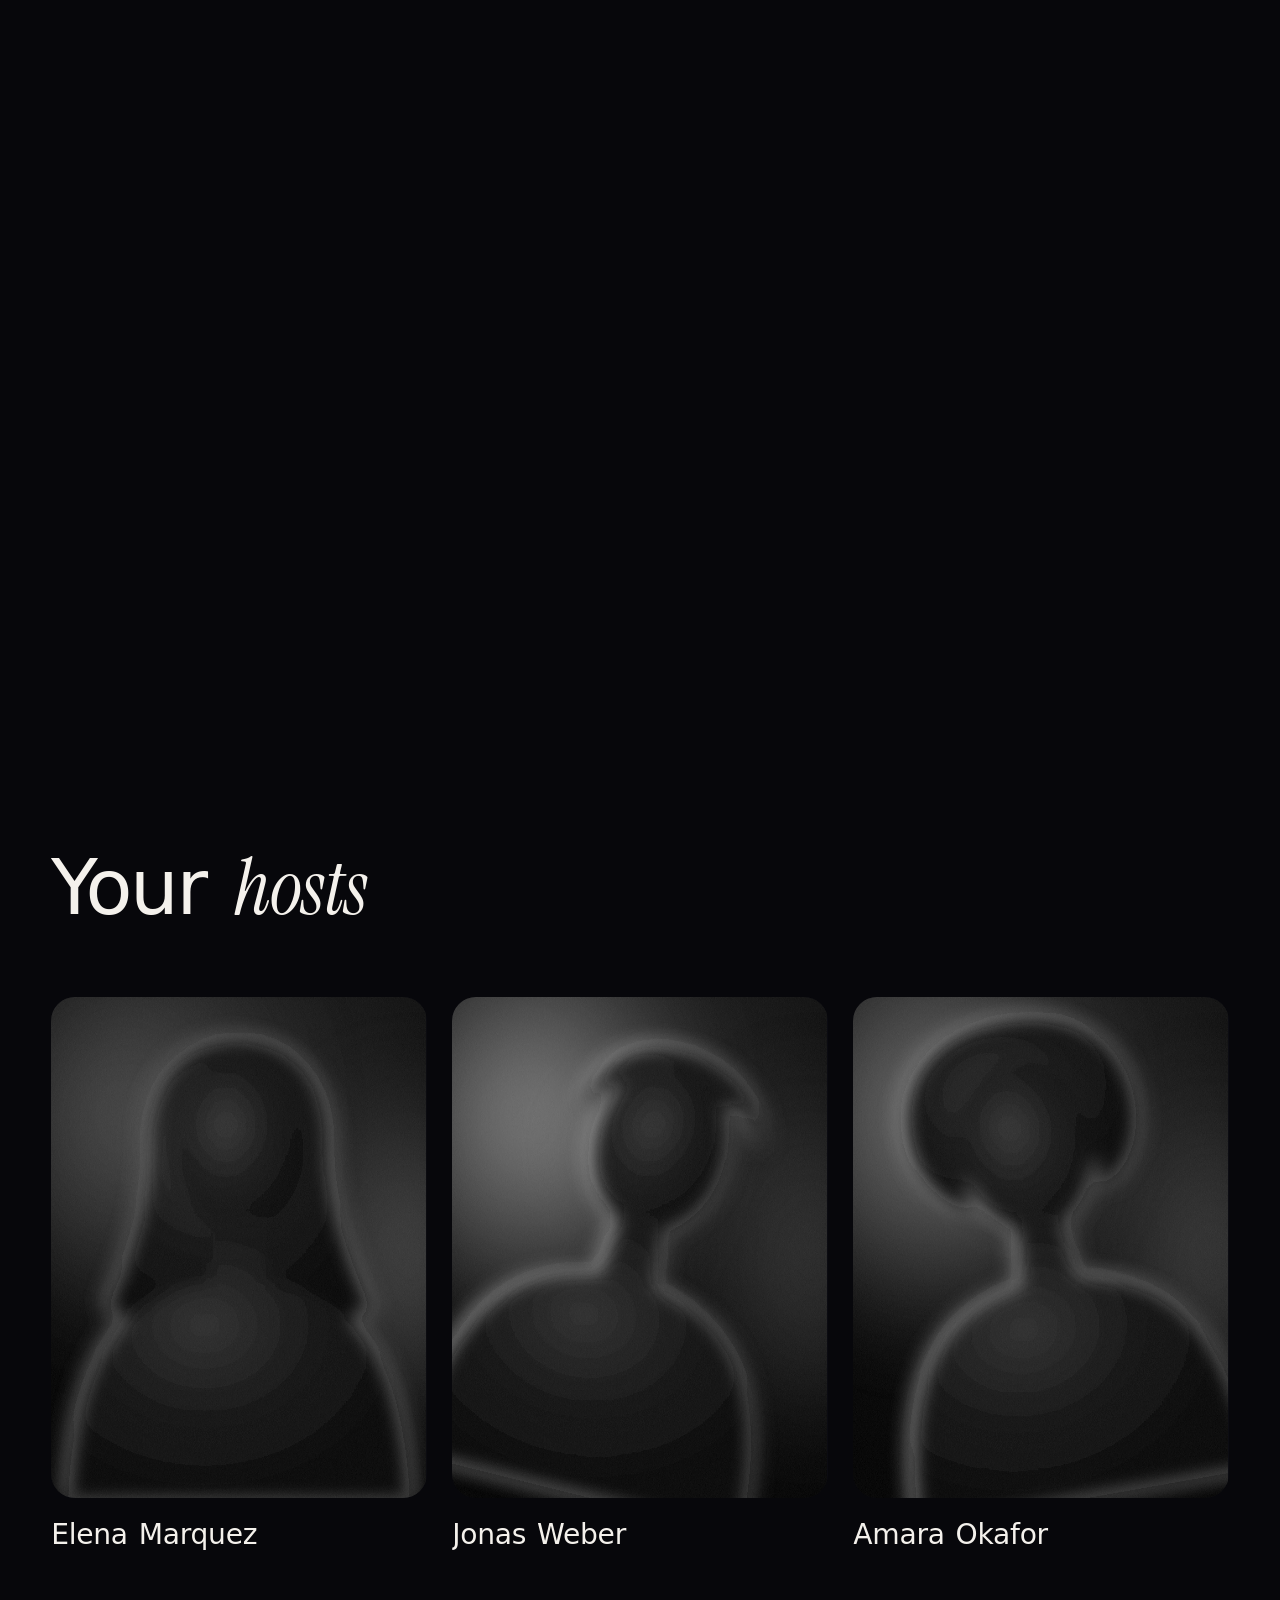
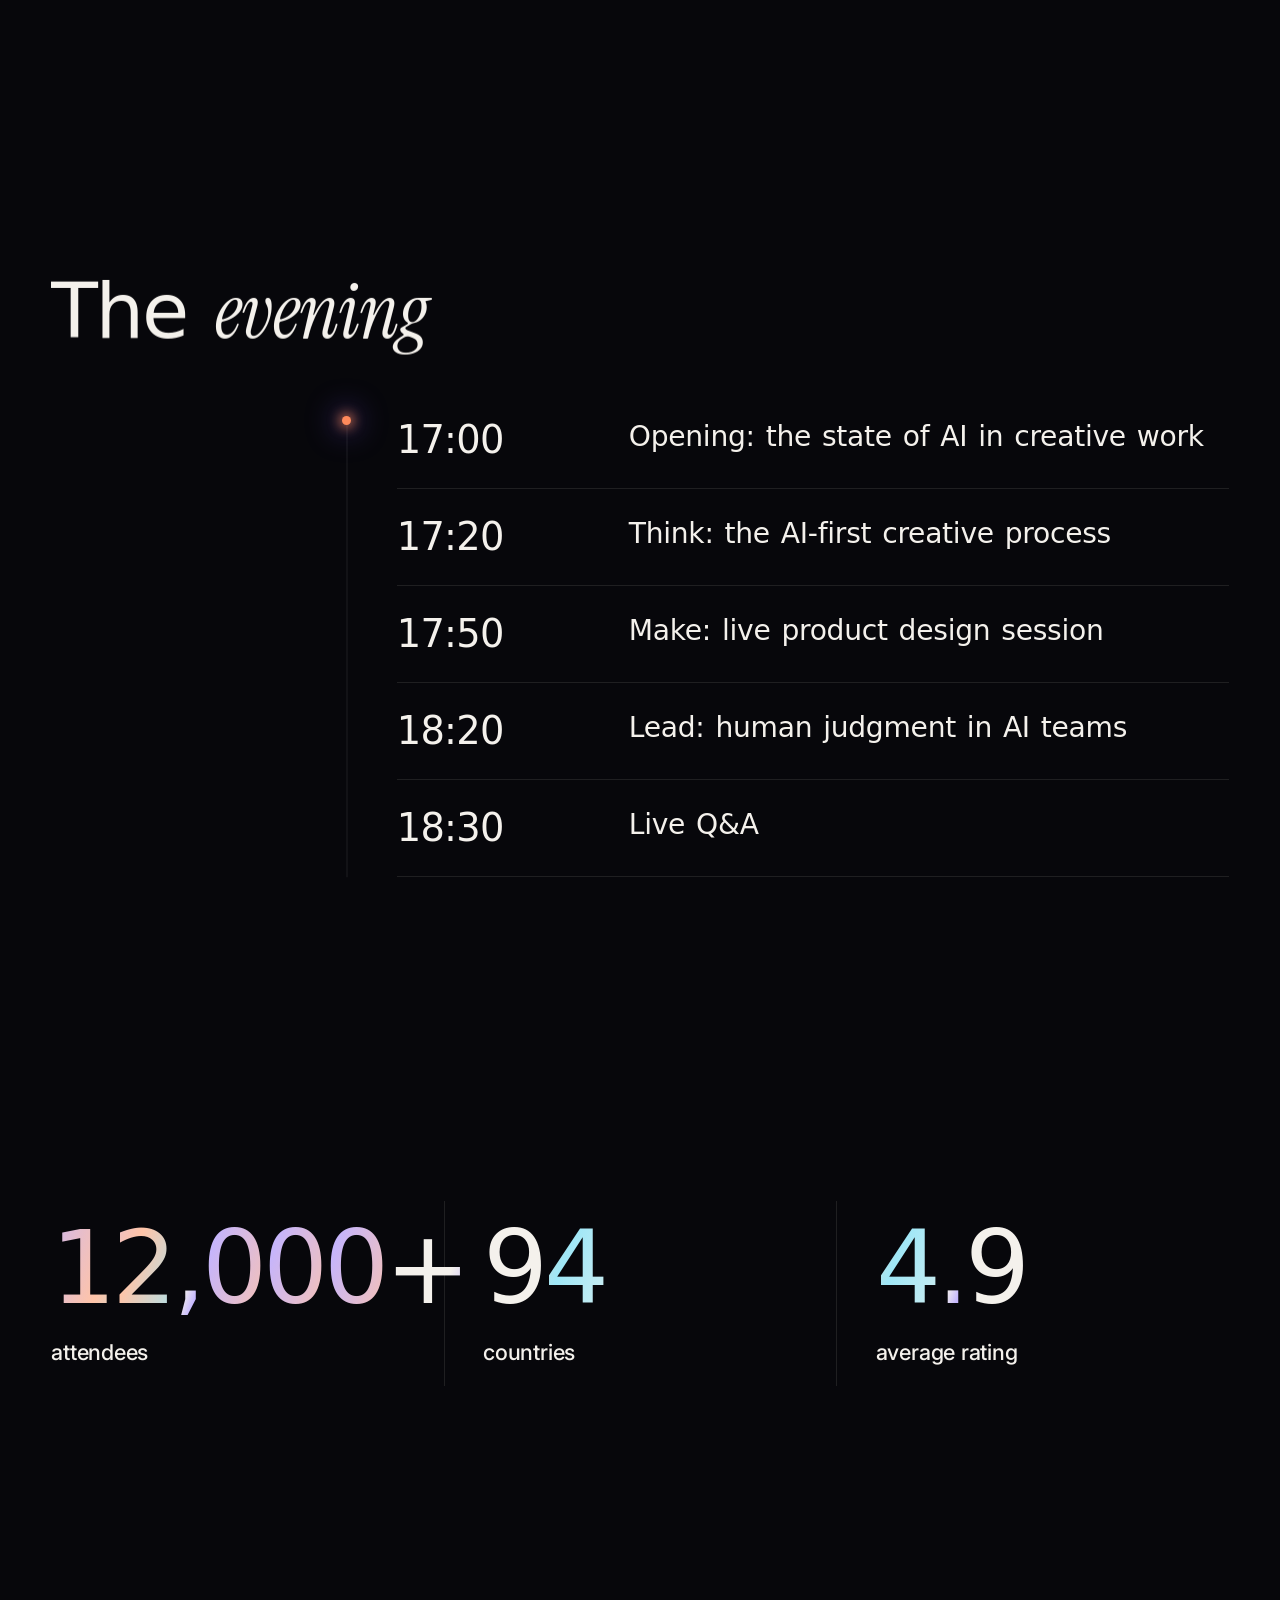
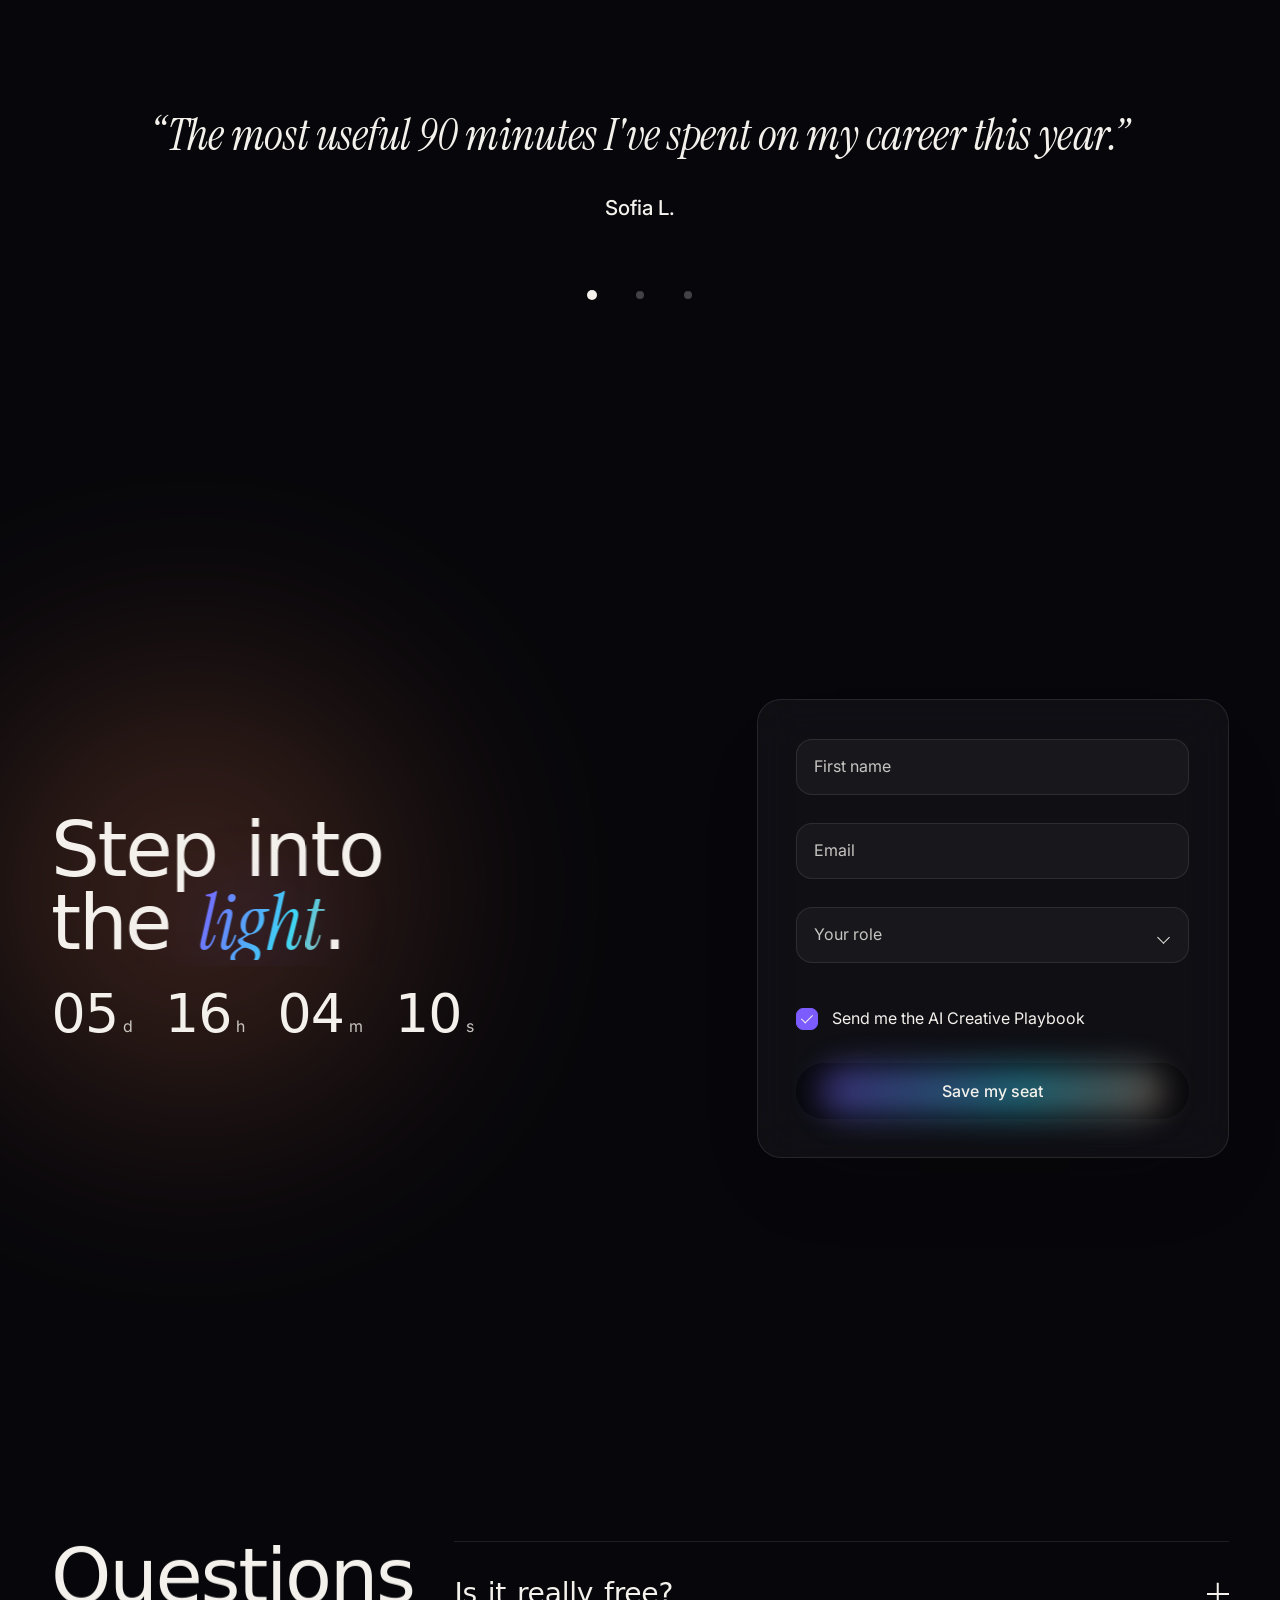
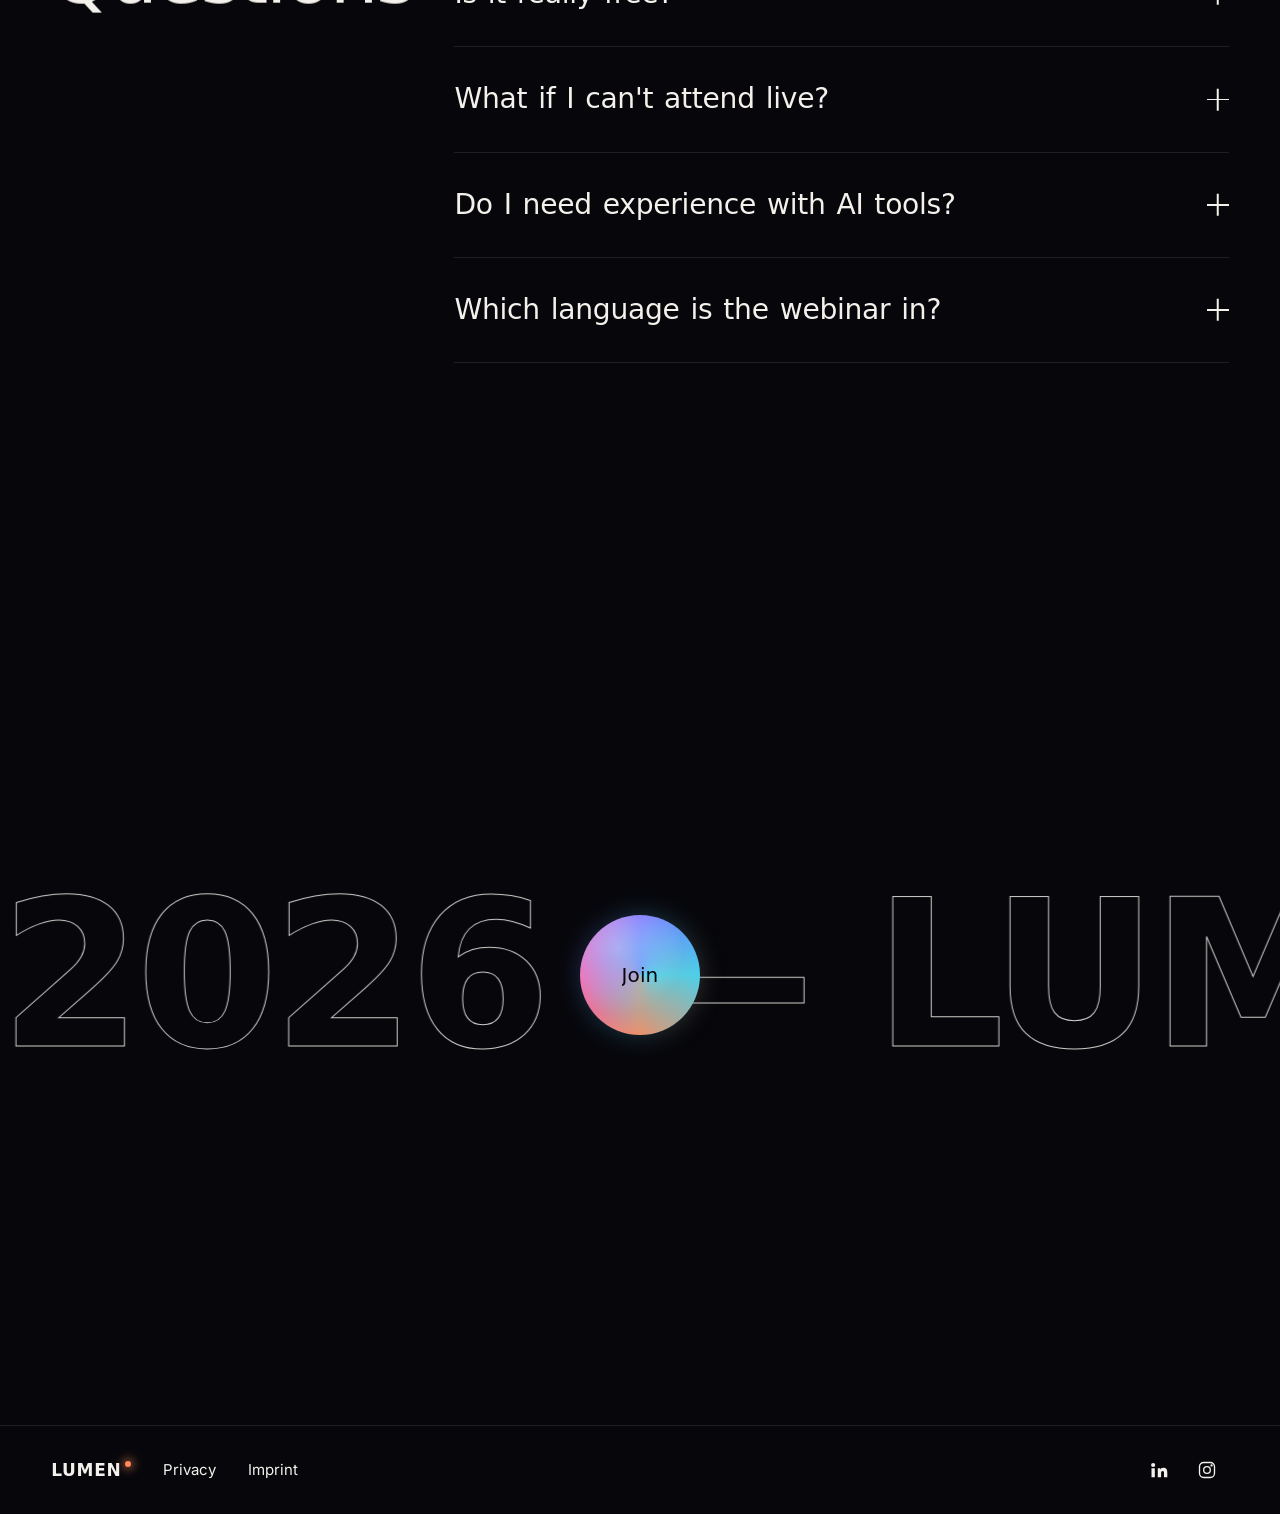
<file: webinar/index.html>
<!doctype html>
<html lang="en">
  <head>
    <meta charset="UTF-8" />
    <meta name="viewport" content="width=device-width, initial-scale=1, viewport-fit=cover" />
    <title>LUMEN LIVE — Designing the Next Decade with AI</title>
    <meta name="description" content="A free live webinar on how the best creative teams use AI as a partner, not a replacement. 10 December 2026." />
    <meta name="theme-color" content="#07070B" />
    <link rel="icon" type="image/svg+xml" href="./favicon.svg" />

    <link rel="alternate" hreflang="en" href="https://lumen-live.example/" />
    <link rel="alternate" hreflang="es" href="https://lumen-live.example/?lang=es" />
    <link rel="alternate" hreflang="de" href="https://lumen-live.example/?lang=de" />
    <link rel="alternate" hreflang="x-default" href="https://lumen-live.example/" />
    <link rel="canonical" href="https://lumen-live.example/" />

    <meta property="og:type" content="website" />
    <meta property="og:title" content="LUMEN LIVE — Designing the Next Decade with AI" />
    <meta property="og:description" content="A free live webinar on how the best creative teams use AI as a partner, not a replacement. 10 December 2026." />
    <meta property="og:image" content="https://lumen-live.example/og.png" />
    <meta property="og:image:width" content="1200" />
    <meta property="og:image:height" content="630" />
    <meta name="twitter:card" content="summary_large_image" />
    <meta name="twitter:title" content="LUMEN LIVE — Designing the Next Decade with AI" />
    <meta name="twitter:description" content="A free live webinar on how the best creative teams use AI as a partner, not a replacement." />
    <meta name="twitter:image" content="https://lumen-live.example/og.png" />

    <link rel="preconnect" href="https://api.fontshare.com" crossorigin />
    <link rel="preconnect" href="https://cdn.fontshare.com" crossorigin />
    <link rel="preconnect" href="https://fonts.googleapis.com" />
    <link rel="preconnect" href="https://fonts.gstatic.com" crossorigin />
    <link rel="preload" as="style" href="https://api.fontshare.com/v2/css?f[]=clash-display@500,600&display=swap" />
    <link rel="stylesheet" href="https://api.fontshare.com/v2/css?f[]=clash-display@500,600&display=swap" />
    <link rel="stylesheet" href="https://fonts.googleapis.com/css2?family=Instrument+Serif:ital@1&family=Inter:wght@400;500&display=swap&subset=latin,latin-ext" />

    <script type="application/ld+json">
      {
        "@context": "https://schema.org",
        "@type": "Event",
        "name": "LUMEN LIVE — Designing the Next Decade with AI",
        "description": "A free live webinar on how the best creative teams use AI as a partner, not a replacement.",
        "startDate": "2026-12-10T18:00:00+01:00",
        "endDate": "2026-12-10T20:00:00+01:00",
        "eventStatus": "https://schema.org/EventScheduled",
        "eventAttendanceMode": "https://schema.org/OnlineEventAttendanceMode",
        "isAccessibleForFree": true,
        "image": ["https://lumen-live.example/og.png"],
        "location": { "@type": "VirtualLocation", "url": "https://lumen-live.example/" },
        "organizer": { "@type": "Organization", "name": "Lumen Live", "url": "https://lumen-live.example/" },
        "performer": [
          { "@type": "Person", "name": "Elena Marquez" },
          { "@type": "Person", "name": "Jonas Weber" },
          { "@type": "Person", "name": "Amara Okafor" }
        ],
        "offers": { "@type": "Offer", "price": "0", "priceCurrency": "EUR", "availability": "https://schema.org/InStock", "url": "https://lumen-live.example/#register" }
      }
    </script>
    <style>
      html { background: #07070B; color: #F4F1EC; }
    </style>
    <script type="module" crossorigin src="./assets/index-CrtGhbJY.js"></script>
    <link rel="modulepreload" crossorigin href="./assets/motion-Cvr8jY6i.js">
    <link rel="stylesheet" crossorigin href="./assets/index-CGGSwDtg.css">
  </head>
  <body>
    <div id="root"></div>
  </body>
</html>
</file>
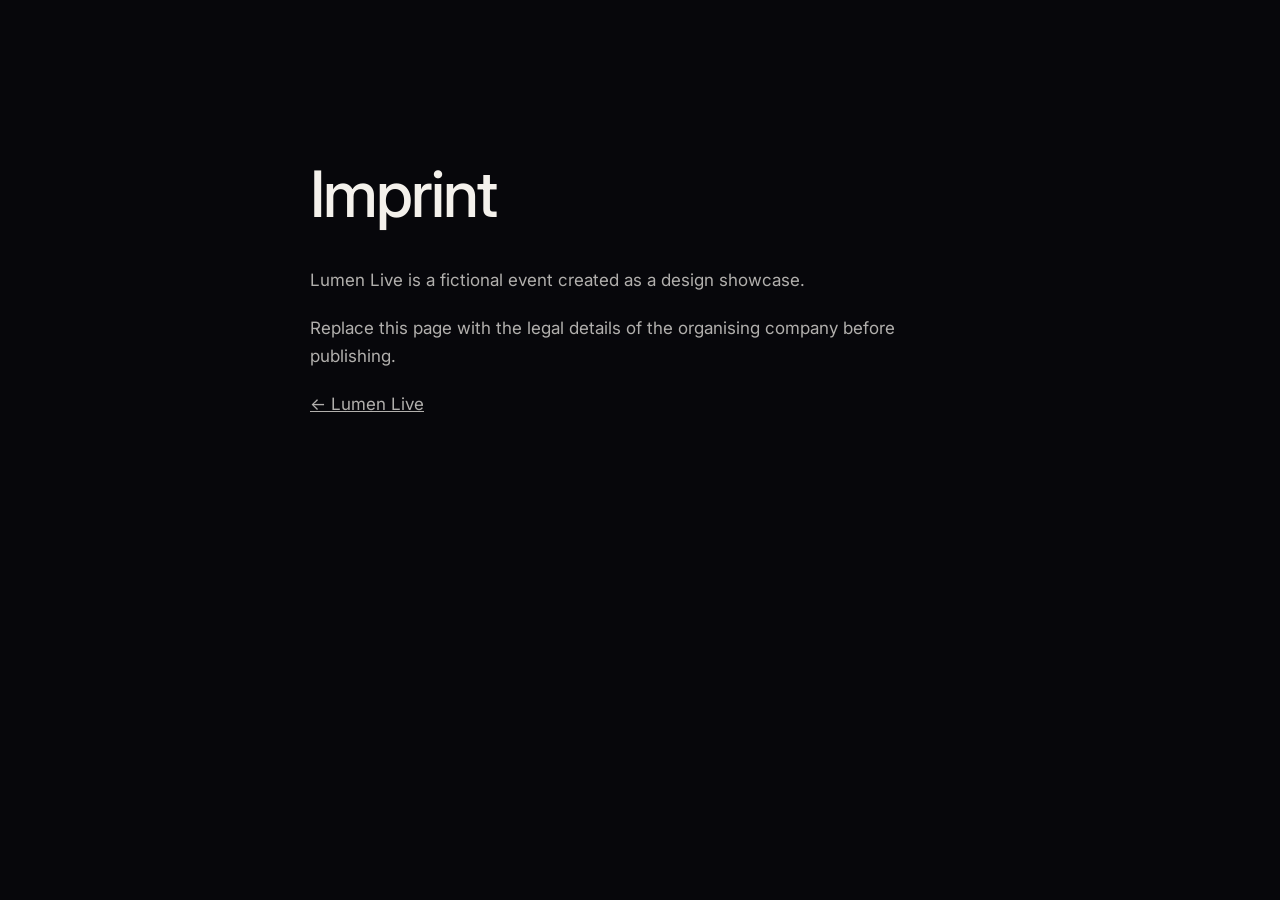
<file: webinar/imprint.html>
<!doctype html>
<html lang="en">
<head>
<meta charset="utf-8" /><meta name="viewport" content="width=device-width, initial-scale=1" />
<title>Imprint — Lumen Live</title>
<link rel="icon" type="image/svg+xml" href="/favicon.svg" />
<link rel="stylesheet" href="https://fonts.googleapis.com/css2?family=Inter:wght@400;500&display=swap" />
<style>
  body { margin: 0; background: #07070b; color: #f4f1ec; font: 400 1.0625rem/1.65 Inter, system-ui, sans-serif; }
  main { max-width: 60ch; margin: 0 auto; padding: 18vh 1rem 6rem; }
  h1 { font-size: clamp(2.5rem, 6vw, 4rem); letter-spacing: -0.03em; line-height: 1; margin: 0 0 2.5rem; font-weight: 500; }
  p { color: rgb(244 241 236 / 0.72); margin: 0 0 1.25rem; }
  a { color: inherit; } a:focus-visible { outline: 2px solid #7c5cff; outline-offset: 3px; }
</style>
</head>
<body><main><h1>Imprint</h1><p>Lumen Live is a fictional event created as a design showcase.</p><p>Replace this page with the legal details of the organising company before publishing.</p><p><a href="/">← Lumen Live</a></p></main></body>
</html>
</file>
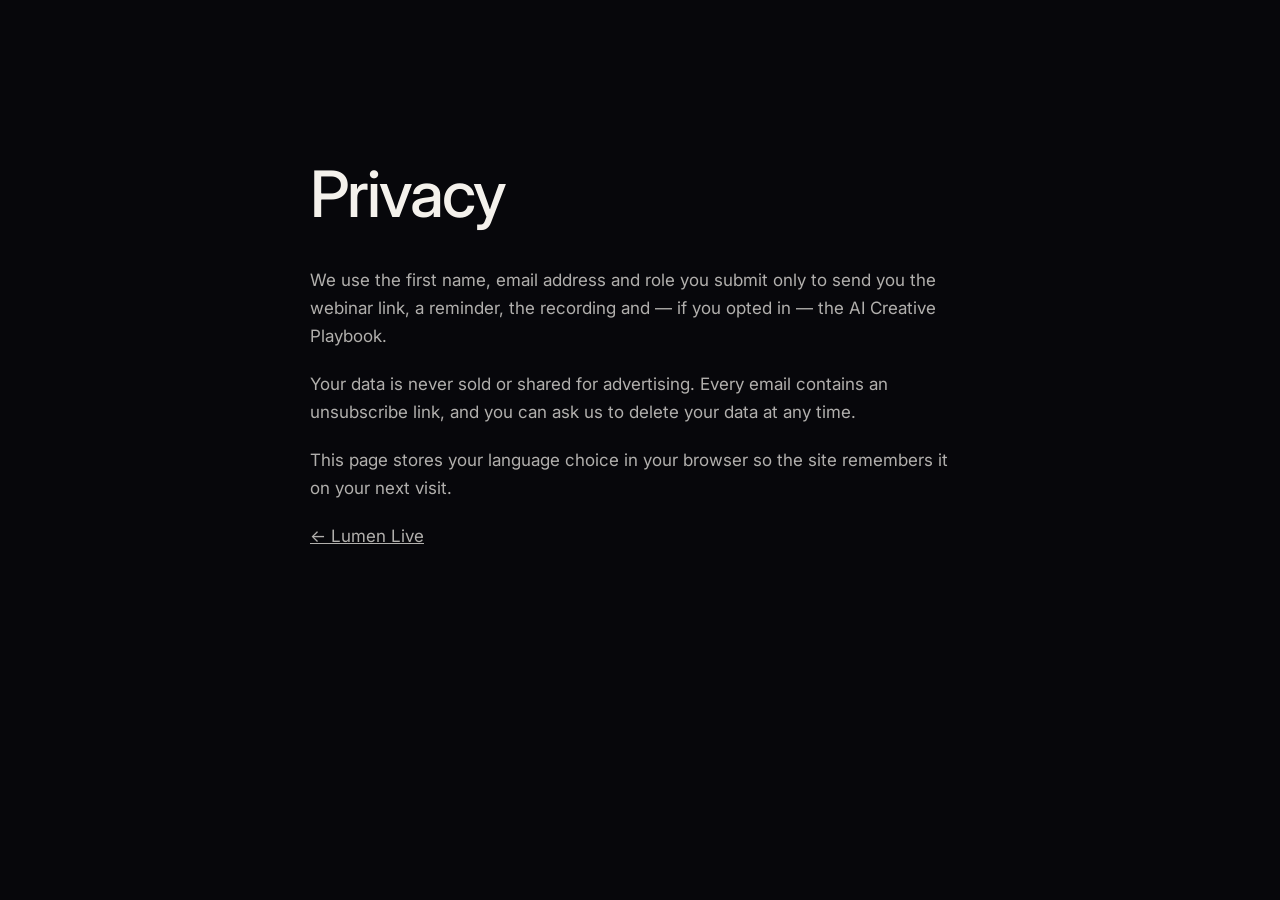
<file: webinar/privacy.html>
<!doctype html>
<html lang="en">
<head>
<meta charset="utf-8" /><meta name="viewport" content="width=device-width, initial-scale=1" />
<title>Privacy — Lumen Live</title>
<link rel="icon" type="image/svg+xml" href="/favicon.svg" />
<link rel="stylesheet" href="https://fonts.googleapis.com/css2?family=Inter:wght@400;500&display=swap" />
<style>
  body { margin: 0; background: #07070b; color: #f4f1ec; font: 400 1.0625rem/1.65 Inter, system-ui, sans-serif; }
  main { max-width: 60ch; margin: 0 auto; padding: 18vh 1rem 6rem; }
  h1 { font-size: clamp(2.5rem, 6vw, 4rem); letter-spacing: -0.03em; line-height: 1; margin: 0 0 2.5rem; font-weight: 500; }
  p { color: rgb(244 241 236 / 0.72); margin: 0 0 1.25rem; }
  a { color: inherit; } a:focus-visible { outline: 2px solid #7c5cff; outline-offset: 3px; }
</style>
</head>
<body><main><h1>Privacy</h1><p>We use the first name, email address and role you submit only to send you the webinar link, a reminder, the recording and — if you opted in — the AI Creative Playbook.</p><p>Your data is never sold or shared for advertising. Every email contains an unsubscribe link, and you can ask us to delete your data at any time.</p><p>This page stores your language choice in your browser so the site remembers it on your next visit.</p><p><a href="/">← Lumen Live</a></p></main></body>
</html>
</file>
<file: assets/site.css>
/* Shared design system for the portfolio hub, Services and Skills pages. */
:root {
  --bg: #08080c;
  --bg-2: #0d0d13;
  --card: #111119;
  --card-2: #16161f;
  --line: rgba(255, 255, 255, 0.09);
  --line-2: rgba(255, 255, 255, 0.16);
  --fg: #f5f4f8;
  --fg-2: #d3d1dd;
  --violet: #8b6cff;
  --cyan: #3fd5f0;
  --pink: #ff5fa8;
  --mint: #46e3a8;
  --grad: linear-gradient(110deg, var(--cyan), var(--violet) 50%, var(--pink));

  --font: 'Geist', 'Inter', system-ui, -apple-system, sans-serif;
  --serif: 'Instrument Serif', Georgia, serif;
  --mono: 'Geist Mono', ui-monospace, Menlo, monospace;

  --fs-h1: clamp(3rem, 8.2vw, 8.25rem);
  --fs-h2: clamp(2.5rem, 5.4vw, 5.5rem);
  --fs-h3: clamp(1.375rem, 1.9vw, 1.75rem);
  --fs-lead: clamp(1.25rem, 1.75vw, 1.625rem);
  --fs-body: clamp(1.0625rem, 1.15vw, 1.1875rem);

  --gutter: clamp(20px, 5vw, 80px);
  --max: 1360px;
  --sec: clamp(80px, 10vw, 140px);
  --r: 28px;
  --ease: cubic-bezier(0.16, 1, 0.3, 1);
}

*, *::before, *::after { box-sizing: border-box; margin: 0; padding: 0; }
html { scroll-behavior: smooth; -webkit-text-size-adjust: 100%; }
body {
  background: var(--bg);
  color: var(--fg);
  font-family: var(--font);
  font-size: var(--fs-body);
  line-height: 1.55;
  -webkit-font-smoothing: antialiased;
  -moz-osx-font-smoothing: grayscale;
  overflow-x: clip;
  text-rendering: optimizeLegibility;
}
a { color: inherit; text-decoration: none; }
img { display: block; max-width: 100%; }
ul, ol { list-style: none; }
button { font: inherit; color: inherit; background: none; border: 0; cursor: pointer; }
::selection { background: var(--violet); color: #fff; }
:focus-visible { outline: 2px solid var(--cyan); outline-offset: 4px; border-radius: 10px; }

.wrap { width: 100%; max-width: calc(var(--max) + var(--gutter) * 2); margin-inline: auto; padding-inline: var(--gutter); }
.sec { position: relative; padding-block: var(--sec); }

/* ---------- Type ---------- */
h1, h2, h3 { font-weight: 600; text-wrap: balance; }
.h1 { font-size: var(--fs-h1); line-height: 0.96; letter-spacing: -0.045em; }
.h2 { font-size: var(--fs-h2); line-height: 1; letter-spacing: -0.04em; }
.h3 { font-size: var(--fs-h3); line-height: 1.2; letter-spacing: -0.02em; font-weight: 500; }
.lead { font-size: var(--fs-lead); line-height: 1.4; letter-spacing: -0.01em; color: var(--fg-2); max-width: 34ch; text-wrap: pretty; }
em, .serif {
  font-family: var(--serif);
  font-style: italic;
  font-weight: 400;
  letter-spacing: -0.01em;
}
.grad {
  background: var(--grad);
  -webkit-background-clip: text;
  background-clip: text;
  color: transparent;
  padding-right: 0.06em;
}
.sec-head { position: relative; z-index: 5; display: flex; flex-wrap: wrap; align-items: end; justify-content: space-between; gap: 24px 48px; margin-bottom: clamp(48px, 6vw, 88px); }
.sec-head .lead { max-width: 30ch; }

/* ---------- Background ---------- */
.glow {
  position: absolute;
  pointer-events: none;
  border-radius: 50%;
  filter: blur(110px);
  opacity: 0.5;
  z-index: 0;
}
.grain {
  position: fixed;
  inset: 0;
  z-index: 90;
  pointer-events: none;
  opacity: 0.05;
  background-image: url("data:image/svg+xml,%3Csvg xmlns='http://www.w3.org/2000/svg' width='160' height='160'%3E%3Cfilter id='n'%3E%3CfeTurbulence type='fractalNoise' baseFrequency='.9' numOctaves='2' stitchTiles='stitch'/%3E%3C/filter%3E%3Crect width='100%25' height='100%25' filter='url(%23n)'/%3E%3C/svg%3E");
}

/* ---------- Nav ---------- */
.nav {
  position: fixed;
  inset: 0 0 auto;
  z-index: 80;
  transition: background 0.4s, border-color 0.4s, backdrop-filter 0.4s;
  border-bottom: 1px solid transparent;
}
.nav.scrolled {
  background: rgba(8, 8, 12, 0.72);
  backdrop-filter: blur(18px) saturate(1.4);
  -webkit-backdrop-filter: blur(18px) saturate(1.4);
  border-color: var(--line);
}
.nav .wrap { display: flex; align-items: center; justify-content: space-between; gap: 24px; height: 76px; }
.brand { display: inline-flex; align-items: center; gap: 12px; font-weight: 600; font-size: 1.125rem; letter-spacing: -0.02em; }
.brand i {
  width: 28px; height: 28px;
  border-radius: 9px;
  background: var(--grad);
  box-shadow: 0 0 24px -4px var(--violet);
  position: relative;
}
.brand i::after { content: ''; position: absolute; inset: 8px; border-radius: 4px; background: var(--bg); }
.nav-links { display: flex; align-items: center; gap: clamp(20px, 2.6vw, 40px); font-size: 1rem; font-weight: 500; }
.nav-links a:not(.btn) { position: relative; color: var(--fg-2); transition: color 0.25s; }
.nav-links a:not(.btn):hover, .nav-links a[aria-current] { color: var(--fg); }
.nav-links a:not(.btn)::after {
  content: '';
  position: absolute; left: 0; right: 0; bottom: -6px;
  height: 1px; background: currentColor;
  transform: scaleX(0); transform-origin: right;
  transition: transform 0.45s var(--ease);
}
.nav-links a:not(.btn):hover::after, .nav-links a[aria-current]::after { transform: scaleX(1); transform-origin: left; }
@media (max-width: 720px) { .nav-links a:not(.btn) { display: none; } }

/* ---------- Buttons ---------- */
.btn {
  --h: 56px;
  position: relative;
  display: inline-flex;
  align-items: center;
  justify-content: center;
  gap: 10px;
  height: var(--h);
  padding: 0 30px;
  border-radius: 999px;
  font-weight: 600;
  font-size: 1.0625rem;
  letter-spacing: -0.01em;
  white-space: nowrap;
  color: #0a0a10;
  background: var(--fg);
  transition: transform 0.35s var(--ease), box-shadow 0.35s, background 0.3s;
  will-change: transform;
}
.btn:hover { box-shadow: 0 16px 50px -12px rgba(139, 108, 255, 0.75); }
.btn.grad-bg { background: var(--grad); color: #07070b; }
.btn.ghost { background: rgba(255, 255, 255, 0.05); color: var(--fg); box-shadow: inset 0 0 0 1px var(--line-2); }
.btn.ghost:hover { background: rgba(255, 255, 255, 0.1); box-shadow: inset 0 0 0 1px rgba(255, 255, 255, 0.3); }
.btn.sm { --h: 44px; padding: 0 22px; font-size: 0.9375rem; }
.btn .arr { transition: transform 0.35s var(--ease); }
.btn:hover .arr { transform: translateX(4px); }
.actions { display: flex; flex-wrap: wrap; gap: 14px; }

/* ---------- Chip ---------- */
.chip {
  display: inline-flex;
  align-items: center;
  gap: 10px;
  padding: 9px 18px;
  border-radius: 999px;
  background: rgba(255, 255, 255, 0.05);
  box-shadow: inset 0 0 0 1px var(--line-2);
  font-size: 1rem;
  font-weight: 500;
  color: var(--fg);
}
.chip .dot { width: 8px; height: 8px; border-radius: 50%; background: var(--mint); box-shadow: 0 0 0 0 rgba(70, 227, 168, 0.6); animation: ping 2s infinite; }
@keyframes ping { 70% { box-shadow: 0 0 0 9px rgba(70, 227, 168, 0); } 100% { box-shadow: 0 0 0 0 rgba(70, 227, 168, 0); } }

/* ---------- Cards ---------- */
.card {
  position: relative;
  border-radius: var(--r);
  background: var(--card);
  box-shadow: inset 0 0 0 1px var(--line);
  overflow: hidden;
  isolation: isolate;
}
.card::before {
  content: '';
  position: absolute;
  inset: 0;
  z-index: -1;
  background: radial-gradient(520px circle at var(--mx, 50%) var(--my, -20%), rgba(139, 108, 255, 0.16), transparent 55%);
  opacity: 0;
  transition: opacity 0.4s;
}
.card:hover::before { opacity: 1; }

/* ---------- Work grid ---------- */
.works { display: grid; grid-template-columns: repeat(2, minmax(0, 1fr)); gap: clamp(20px, 2.4vw, 36px); }
.work { display: block; }
.work .shot {
  position: relative;
  aspect-ratio: 16 / 10;
  border-radius: 22px;
  overflow: hidden;
  background: var(--card);
  box-shadow: inset 0 0 0 1px var(--line), 0 30px 80px -40px rgba(0, 0, 0, 0.9);
}
.work .shot img { width: 100%; height: 100%; object-fit: cover; transition: transform 1.1s var(--ease); }
.work .shot::after { content: ''; position: absolute; inset: 0; border-radius: inherit; box-shadow: inset 0 0 0 1px var(--line); pointer-events: none; }
.work:hover .shot img { transform: scale(1.045); }
.work .go {
  position: absolute; right: 18px; top: 18px;
  display: grid; place-items: center;
  width: 52px; height: 52px; border-radius: 50%;
  background: var(--fg); color: #0a0a10;
  font-size: 1.25rem;
  transform: scale(0.6) rotate(-45deg); opacity: 0;
  transition: transform 0.5s var(--ease), opacity 0.3s;
}
.work:hover .go { transform: none; opacity: 1; }
.work .meta { display: flex; align-items: baseline; justify-content: space-between; gap: 16px; margin-top: 22px; }
.work .meta h3 { font-size: clamp(1.5rem, 2.2vw, 2rem); font-weight: 600; letter-spacing: -0.03em; line-height: 1.1; }
.work .meta span { font-size: var(--fs-body); color: var(--fg-2); text-align: right; }
@media (max-width: 760px) { .works { grid-template-columns: 1fr; } }

/* ---------- Big link panels ---------- */
.panels { display: grid; grid-template-columns: 1.2fr 1fr; gap: clamp(20px, 2.4vw, 36px); }
.panel {
  display: flex;
  flex-direction: column;
  justify-content: space-between;
  gap: 48px;
  min-height: clamp(320px, 34vw, 460px);
  padding: clamp(32px, 4vw, 56px);
  transition: transform 0.6s var(--ease);
}
.panel:hover { transform: translateY(-6px); }
.panel h3 { font-size: clamp(2.25rem, 4vw, 3.75rem); line-height: 1; letter-spacing: -0.04em; font-weight: 600; }
.panel p { font-size: var(--fs-lead); color: var(--fg-2); max-width: 26ch; line-height: 1.35; margin-top: 18px; }
.panel .bottom { display: flex; align-items: end; justify-content: space-between; gap: 20px; }
.panel .big { font-size: clamp(2.75rem, 5vw, 4.5rem); font-weight: 600; letter-spacing: -0.045em; line-height: 1; }
.panel .circle {
  flex: none;
  display: grid; place-items: center;
  width: 64px; height: 64px; border-radius: 50%;
  box-shadow: inset 0 0 0 1px var(--line-2);
  font-size: 1.5rem;
  transition: background 0.4s, color 0.4s, transform 0.5s var(--ease);
}
.panel:hover .circle { background: var(--fg); color: #0a0a10; transform: rotate(-45deg); }
.panel.feature {
  background:
    radial-gradient(120% 90% at 100% 0%, rgba(139, 108, 255, 0.28), transparent 55%),
    radial-gradient(90% 80% at 0% 100%, rgba(63, 213, 240, 0.16), transparent 60%),
    var(--card);
}
.tags { display: flex; flex-wrap: wrap; gap: 10px; }
.tags span {
  padding: 8px 16px;
  border-radius: 999px;
  box-shadow: inset 0 0 0 1px var(--line-2);
  font-size: 1rem;
  font-weight: 500;
}
@media (max-width: 860px) { .panels { grid-template-columns: 1fr; } }

/* ---------- CTA band ---------- */
.cta-band { position: relative; text-align: center; overflow: hidden; }
.cta-band .h2 { font-size: clamp(3rem, 7.6vw, 7.5rem); }
.cta-band .lead { margin: 28px auto 0; text-align: center; }
.cta-band .actions { justify-content: center; margin-top: 44px; }

/* ---------- Footer ---------- */
.foot { border-top: 1px solid var(--line); }
.foot .wrap { display: flex; flex-wrap: wrap; align-items: center; justify-content: space-between; gap: 16px 32px; min-height: 96px; font-size: 1rem; color: var(--fg-2); }
.foot nav { display: flex; gap: 28px; }
.foot a:hover { color: var(--fg); }

/* ---------- Reveal ---------- */
.js [data-reveal] { opacity: 0; transform: translateY(36px); transition: opacity 1s var(--ease), transform 1.1s var(--ease); transition-delay: var(--d, 0s); }
.js [data-reveal].in { opacity: 1; transform: none; }
.split .w { display: inline-block; overflow: hidden; vertical-align: top; padding-bottom: 0.14em; margin-bottom: -0.14em; padding-right: 0.04em; margin-right: -0.04em; }
.split .w > span { display: inline-block; transform: translateY(110%) rotate(4deg); transform-origin: 0 100%; transition: transform 1.15s var(--ease); transition-delay: calc(var(--i, 0) * 70ms + var(--d, 0s)); }
.split.in .w > span, .no-js .split .w > span { transform: none; }

/* ---------- Cursor ---------- */
.cursor {
  position: fixed; left: 0; top: 0; z-index: 100;
  width: 14px; height: 14px; margin: -7px 0 0 -7px;
  border-radius: 50%;
  background: #fff;
  mix-blend-mode: difference;
  pointer-events: none;
  transition: width 0.35s var(--ease), height 0.35s var(--ease), margin 0.35s var(--ease), opacity 0.3s;
  opacity: 0;
}
.cursor.on { opacity: 1; }
.cursor.big { width: 64px; height: 64px; margin: -32px 0 0 -32px; }
@media (hover: none), (pointer: coarse) { .cursor { display: none; } }

/* ---------- Progress ---------- */
.progress { position: fixed; inset: 0 0 auto; height: 2px; z-index: 85; background: var(--grad); transform-origin: left; transform: scaleX(0); }

@media (prefers-reduced-motion: reduce) {
  html { scroll-behavior: auto; }
  *, *::before, *::after { animation: none !important; transition-duration: 0.01ms !important; }
  .js [data-reveal] { opacity: 1; transform: none; }
  .split .w > span { transform: none; }
}

/* ---------- Info tooltip ("About these projects") ---------- */
.info { position: relative; }
.info-btn {
  display: inline-flex; align-items: center; gap: 12px;
  height: 48px; padding: 0 20px 0 8px;
  border-radius: 999px;
  background: rgba(255, 255, 255, 0.05);
  box-shadow: inset 0 0 0 1px var(--line-2);
  font-size: 1rem; font-weight: 500;
  transition: background 0.3s;
}
.info-btn:hover, .info-btn:focus-visible, .info.open .info-btn { background: rgba(255, 255, 255, 0.1); }
.info-btn .i {
  display: grid; place-items: center;
  width: 32px; height: 32px; border-radius: 50%;
  background: var(--grad); color: #07070b;
  font-family: var(--serif); font-style: italic; font-size: 1.25rem; line-height: 1;
}
.tip {
  position: absolute; z-index: 20; right: 0; top: calc(100% + 14px);
  width: min(440px, calc(100vw - 2 * var(--gutter)));
  padding: 24px 26px;
  border-radius: 20px;
  background: rgba(22, 22, 31, 0.96);
  backdrop-filter: blur(16px);
  -webkit-backdrop-filter: blur(16px);
  box-shadow: inset 0 0 0 1px var(--line-2), 0 30px 80px -20px rgba(0, 0, 0, 0.8);
  display: grid; gap: 12px;
  font-size: 1.0625rem; line-height: 1.5; color: var(--fg);
  opacity: 0; visibility: hidden; transform: translateY(-8px);
  transition: opacity 0.3s, transform 0.4s var(--ease), visibility 0.3s;
}
.tip::before { content: ''; position: absolute; right: 36px; top: -7px; width: 14px; height: 14px; background: inherit; transform: rotate(45deg); box-shadow: -1px -1px 0 0 var(--line-2); }
.info:hover .tip, .info:focus-within .tip, .info.open .tip { opacity: 1; visibility: visible; transform: none; }
@media (max-width: 720px) { .tip { left: 0; right: auto; } .tip::before { left: 28px; right: auto; } }

/* ---------- Contact ---------- */
.contact { text-align: center; overflow: hidden; }
.contact .h2 { font-size: clamp(3rem, 7.6vw, 7.5rem); }
.scam {
  max-width: 640px;
  margin: 44px auto 0;
  font-size: var(--fs-body); font-weight: 500; line-height: 1.45;
  color: #ff9a3c;
  text-wrap: balance;
}
.scam b { color: #ffb366; }
.scam svg { display: inline-block; vertical-align: -5px; margin-right: 10px; width: 24px; height: 24px; fill: none; stroke: currentColor; stroke-width: 1.8; stroke-linejoin: round; stroke-linecap: round; }
.contact-links { display: grid; grid-template-columns: repeat(2, minmax(0, 1fr)); gap: 20px; max-width: 880px; margin: 24px auto 0; text-align: left; }
.contact-link { display: flex; align-items: center; gap: 20px; padding: 24px 26px; transition: transform 0.5s var(--ease); }
.contact-link:not([aria-disabled]):hover { transform: translateY(-4px); }
.contact-link .ico { flex: none; display: grid; place-items: center; width: 56px; height: 56px; border-radius: 16px; }
.contact-link .ico svg { width: 28px; height: 28px; fill: none; stroke: #fff; stroke-width: 1.6; stroke-linejoin: round; stroke-linecap: round; }
.contact-link .tg { background: linear-gradient(135deg, #2aabee, #1e88d4); }
.contact-link .fv { background: #1dbf73; color: #fff; font-weight: 600; font-size: 1.375rem; letter-spacing: -0.03em; }
.contact-link .txt { flex: 1; display: grid; }
.contact-link b { font-size: clamp(1.375rem, 1.8vw, 1.625rem); font-weight: 600; letter-spacing: -0.02em; line-height: 1.2; }
.contact-link i { font-style: normal; font-size: var(--fs-body); color: var(--fg-2); }
.contact-link .circle { flex: none; display: grid; place-items: center; width: 52px; height: 52px; border-radius: 50%; box-shadow: inset 0 0 0 1px var(--line-2); font-size: 1.25rem; transition: background 0.4s, color 0.4s, transform 0.5s var(--ease); }
.contact-link:not([aria-disabled]):hover .circle { background: var(--fg); color: #0a0a10; transform: rotate(-45deg); }
.contact-link[aria-disabled] { cursor: default; }
.contact-link[aria-disabled] .circle { opacity: 0.35; }
@media (max-width: 720px) { .contact-links { grid-template-columns: 1fr; } .scam { margin-top: 32px; } }
</file>
<file: logistics/assets/index-DairIgoH.css>
@property --angle{syntax: "<angle>"; initial-value: 0deg; inherits: false;}:root{--bg-0: #05070D;--bg-1: #0A0E1A;--bg-2: #111727;--line: rgba(255, 255, 255, .08);--line-strong: rgba(255, 255, 255, .16);--paper: #F2EFE9;--ink: #0A0E1A;--text-1: #F4F5F7;--text-2: rgba(244, 245, 247, .8);--text-3: rgba(244, 245, 247, .6);--amber: #FFB547;--amber-deep: #FF7A1A;--cyan: #5CE1E6;--ice: #C9D6FF;--grad-shimmer: linear-gradient(100deg, #F4F5F7 0%, #F4F5F7 35%, #FFD9A0 45%, #FFB547 50%, #FFD9A0 55%, #F4F5F7 65%, #F4F5F7 100%);--grad-shimmer-cyan: linear-gradient(100deg, #F4F5F7 0%, #F4F5F7 35%, #B8F3F5 45%, #5CE1E6 50%, #B8F3F5 55%, #F4F5F7 65%, #F4F5F7 100%);--grad-aurora: radial-gradient(60% 50% at 50% 0%, rgba(255, 181, 71, .18), transparent 70%), radial-gradient(40% 40% at 85% 30%, rgba(92, 225, 230, .1), transparent 70%);--fs-hero: clamp(3.5rem, 9vw, 10rem);--fs-h1: clamp(2.75rem, 6vw, 6.5rem);--fs-h2: clamp(2rem, 3.6vw, 3.5rem);--fs-lead: clamp(1.25rem, 1.65vw, 1.625rem);--fs-body: clamp(1.0625rem, 1rem + .25vw, 1.25rem);--fs-small: 1rem;--gutter: clamp(20px, 5vw, 80px);--content: 1440px;--section-pad: clamp(120px, 18vh, 220px);--radius-card: 28px;--radius-surface: 16px;--ease: cubic-bezier(.22, 1, .36, 1);--ease-card: cubic-bezier(.2, .8, .2, 1)}*,:before,:after{--tw-border-spacing-x: 0;--tw-border-spacing-y: 0;--tw-translate-x: 0;--tw-translate-y: 0;--tw-rotate: 0;--tw-skew-x: 0;--tw-skew-y: 0;--tw-scale-x: 1;--tw-scale-y: 1;--tw-pan-x: ;--tw-pan-y: ;--tw-pinch-zoom: ;--tw-scroll-snap-strictness: proximity;--tw-gradient-from-position: ;--tw-gradient-via-position: ;--tw-gradient-to-position: ;--tw-ordinal: ;--tw-slashed-zero: ;--tw-numeric-figure: ;--tw-numeric-spacing: ;--tw-numeric-fraction: ;--tw-ring-inset: ;--tw-ring-offset-width: 0px;--tw-ring-offset-color: #fff;--tw-ring-color: rgb(59 130 246 / .5);--tw-ring-offset-shadow: 0 0 #0000;--tw-ring-shadow: 0 0 #0000;--tw-shadow: 0 0 #0000;--tw-shadow-colored: 0 0 #0000;--tw-blur: ;--tw-brightness: ;--tw-contrast: ;--tw-grayscale: ;--tw-hue-rotate: ;--tw-invert: ;--tw-saturate: ;--tw-sepia: ;--tw-drop-shadow: ;--tw-backdrop-blur: ;--tw-backdrop-brightness: ;--tw-backdrop-contrast: ;--tw-backdrop-grayscale: ;--tw-backdrop-hue-rotate: ;--tw-backdrop-invert: ;--tw-backdrop-opacity: ;--tw-backdrop-saturate: ;--tw-backdrop-sepia: ;--tw-contain-size: ;--tw-contain-layout: ;--tw-contain-paint: ;--tw-contain-style: }::backdrop{--tw-border-spacing-x: 0;--tw-border-spacing-y: 0;--tw-translate-x: 0;--tw-translate-y: 0;--tw-rotate: 0;--tw-skew-x: 0;--tw-skew-y: 0;--tw-scale-x: 1;--tw-scale-y: 1;--tw-pan-x: ;--tw-pan-y: ;--tw-pinch-zoom: ;--tw-scroll-snap-strictness: proximity;--tw-gradient-from-position: ;--tw-gradient-via-position: ;--tw-gradient-to-position: ;--tw-ordinal: ;--tw-slashed-zero: ;--tw-numeric-figure: ;--tw-numeric-spacing: ;--tw-numeric-fraction: ;--tw-ring-inset: ;--tw-ring-offset-width: 0px;--tw-ring-offset-color: #fff;--tw-ring-color: rgb(59 130 246 / .5);--tw-ring-offset-shadow: 0 0 #0000;--tw-ring-shadow: 0 0 #0000;--tw-shadow: 0 0 #0000;--tw-shadow-colored: 0 0 #0000;--tw-blur: ;--tw-brightness: ;--tw-contrast: ;--tw-grayscale: ;--tw-hue-rotate: ;--tw-invert: ;--tw-saturate: ;--tw-sepia: ;--tw-drop-shadow: ;--tw-backdrop-blur: ;--tw-backdrop-brightness: ;--tw-backdrop-contrast: ;--tw-backdrop-grayscale: ;--tw-backdrop-hue-rotate: ;--tw-backdrop-invert: ;--tw-backdrop-opacity: ;--tw-backdrop-saturate: ;--tw-backdrop-sepia: ;--tw-contain-size: ;--tw-contain-layout: ;--tw-contain-paint: ;--tw-contain-style: }*,:before,:after{box-sizing:border-box;border-width:0;border-style:solid;border-color:#e5e7eb}:before,:after{--tw-content: ""}html,:host{line-height:1.5;-webkit-text-size-adjust:100%;-moz-tab-size:4;-o-tab-size:4;tab-size:4;font-family:Satoshi,Inter,system-ui,sans-serif;font-feature-settings:normal;font-variation-settings:normal;-webkit-tap-highlight-color:transparent}body{margin:0;line-height:inherit}hr{height:0;color:inherit;border-top-width:1px}abbr:where([title]){-webkit-text-decoration:underline dotted;text-decoration:underline dotted}h1,h2,h3,h4,h5,h6{font-size:inherit;font-weight:inherit}a{color:inherit;text-decoration:inherit}b,strong{font-weight:bolder}code,kbd,samp,pre{font-family:JetBrains Mono,ui-monospace,monospace;font-feature-settings:normal;font-variation-settings:normal;font-size:1em}small{font-size:80%}sub,sup{font-size:75%;line-height:0;position:relative;vertical-align:baseline}sub{bottom:-.25em}sup{top:-.5em}table{text-indent:0;border-color:inherit;border-collapse:collapse}button,input,optgroup,select,textarea{font-family:inherit;font-feature-settings:inherit;font-variation-settings:inherit;font-size:100%;font-weight:inherit;line-height:inherit;letter-spacing:inherit;color:inherit;margin:0;padding:0}button,select{text-transform:none}button,input:where([type=button]),input:where([type=reset]),input:where([type=submit]){-webkit-appearance:button;background-color:transparent;background-image:none}:-moz-focusring{outline:auto}:-moz-ui-invalid{box-shadow:none}progress{vertical-align:baseline}::-webkit-inner-spin-button,::-webkit-outer-spin-button{height:auto}[type=search]{-webkit-appearance:textfield;outline-offset:-2px}::-webkit-search-decoration{-webkit-appearance:none}::-webkit-file-upload-button{-webkit-appearance:button;font:inherit}summary{display:list-item}blockquote,dl,dd,h1,h2,h3,h4,h5,h6,hr,figure,p,pre{margin:0}fieldset{margin:0;padding:0}legend{padding:0}ol,ul,menu{list-style:none;margin:0;padding:0}dialog{padding:0}textarea{resize:vertical}input::-moz-placeholder,textarea::-moz-placeholder{opacity:1;color:#9ca3af}input::placeholder,textarea::placeholder{opacity:1;color:#9ca3af}button,[role=button]{cursor:pointer}:disabled{cursor:default}img,svg,video,canvas,audio,iframe,embed,object{display:block;vertical-align:middle}img,video{max-width:100%;height:auto}[hidden]:where(:not([hidden=until-found])){display:none}html{background:var(--bg-0);color:var(--text-1);-webkit-text-size-adjust:100%;text-rendering:optimizeLegibility;-webkit-font-smoothing:antialiased;-moz-osx-font-smoothing:grayscale;scrollbar-color:rgba(255,255,255,.18) var(--bg-0)}html.lenis,html.lenis body{height:auto}.lenis.lenis-smooth{scroll-behavior:auto!important}.lenis.lenis-stopped{overflow:hidden}body{margin:0;min-height:100vh;background:var(--bg-0);font-family:Satoshi,Inter,system-ui,sans-serif;font-size:var(--fs-body);line-height:1.6;overflow-x:clip}::-moz-selection{background:var(--amber);color:var(--ink)}::selection{background:var(--amber);color:var(--ink)}h1,h2,h3,.display{font-family:Clash Display,Syne,system-ui,sans-serif;font-weight:600;text-wrap:balance;hyphens:auto;overflow-wrap:break-word;margin:0}p{text-wrap:pretty;margin:0;overflow-wrap:break-word}button{font:inherit;color:inherit;background:none;border:0;padding:0;cursor:pointer}a{color:inherit;text-decoration:none}:focus{outline:none}:focus-visible{outline:2px solid var(--amber);outline-offset:3px;border-radius:8px}.container{width:100%}@media(min-width:640px){.container{max-width:640px}}@media(min-width:768px){.container{max-width:768px}}@media(min-width:1024px){.container{max-width:1024px}}@media(min-width:1280px){.container{max-width:1280px}}@media(min-width:1536px){.container{max-width:1536px}}.container-x{width:100%;max-width:calc(var(--content) + var(--gutter) * 2);margin-inline:auto;padding-inline:var(--gutter)}.t-hero{font-size:var(--fs-hero);line-height:.95;letter-spacing:-.03em;word-spacing:.1em}.t-h1{font-size:var(--fs-h1);line-height:1;letter-spacing:-.028em;word-spacing:.1em}.t-h2{font-size:var(--fs-h2);line-height:1.08;letter-spacing:-.015em;word-spacing:.08em}.t-body{font-size:var(--fs-body);line-height:1.55;color:var(--text-2);max-width:48ch}.t-mono{font-family:JetBrains Mono,ui-monospace,monospace;font-feature-settings:"zero"}.tnum{font-feature-settings:"ss01","tnum";font-variant-numeric:tabular-nums}.split-mask{display:inline-block;overflow:hidden;vertical-align:top;padding-block:.08em .12em;margin-block:-.08em -.12em;padding-inline:.04em;margin-inline:-.04em}.split-word{display:inline-block;will-change:transform}.shimmer{background:var(--grad-shimmer);background-size:250% 100%;background-position:120% 0;-webkit-background-clip:text;background-clip:text;color:transparent;-webkit-text-fill-color:transparent;animation:shimmer-sweep 6s cubic-bezier(.45,.05,.25,1) infinite}.shimmer--cyan{background-image:var(--grad-shimmer-cyan)}.shimmer--ink{background-image:linear-gradient(100deg,#0a0e1a 0% 35%,#b9640f 45%,#ff7a1a,#b9640f 55%,#0a0e1a 65% 100%)}@keyframes shimmer-sweep{0%{background-position:120% 0}60%{background-position:-20% 0}to{background-position:-20% 0}}.aurora-text{background-image:conic-gradient(from var(--angle) at 50% 50%,rgba(201,214,255,0),rgba(255,217,160,.35),rgba(201,214,255,0) 40%),linear-gradient(110deg,var(--ice) 0%,var(--amber) 30%,var(--amber-deep) 50%,var(--amber) 70%,var(--ice) 100%);background-size:100% 100%,300% 300%;-webkit-background-clip:text;background-clip:text;color:transparent;-webkit-text-fill-color:transparent;animation:aurora-flow 12s ease-in-out infinite,aurora-spin 9s linear infinite}@keyframes aurora-flow{0%{background-position:0 0,0% 50%}50%{background-position:0 0,100% 50%}to{background-position:0 0,0% 50%}}@keyframes aurora-spin{to{--angle: 360deg}}[data-switching] .xf{animation:xf-in .25s var(--ease) both}@keyframes xf-in{0%{opacity:0;transform:translateY(6px)}to{opacity:1;transform:none}}.glass{background:#ffffff08;backdrop-filter:blur(20px) saturate(140%);border:1px solid var(--line);box-shadow:inset 0 1px #ffffff0f}.card{--x: 50%;--y: 50%;position:relative;border-radius:var(--radius-card);isolation:isolate;transition:transform .4s var(--ease-card),border-color .4s var(--ease-card)}.card:before{content:"";position:absolute;inset:0;border-radius:inherit;background:radial-gradient(420px circle at var(--x) var(--y),rgba(255,181,71,.13),transparent 60%);opacity:0;transition:opacity .4s var(--ease-card);z-index:-1;pointer-events:none}@media(hover:hover){.card:hover{transform:translateY(-4px);border-color:var(--line-strong)}.card:hover:before{opacity:1}}.btn{position:relative;display:inline-flex;align-items:center;justify-content:center;gap:12px;height:56px;padding:0 28px;border-radius:999px;font-weight:600;font-size:1rem;white-space:nowrap;overflow:hidden;isolation:isolate;transition:background-color .3s var(--ease),border-color .3s var(--ease),color .3s var(--ease)}.btn-primary{background:var(--amber);color:var(--ink)}.btn-primary:after{content:"";position:absolute;inset:0;background:linear-gradient(100deg,transparent 20%,rgba(255,255,255,.55) 50%,transparent 80%);transform:translate(-110%);z-index:-1;pointer-events:none}.btn-primary:hover:after{animation:btn-sweep .9s var(--ease)}@keyframes btn-sweep{to{transform:translate(110%)}}.btn-secondary{border:1px solid var(--line-strong);color:var(--text-1)}.btn-secondary:hover{background:#ffffff0f}.btn-sm{height:48px;padding:0 22px;font-size:.9375rem}.arrow-swap{position:relative;display:inline-block;width:18px;height:18px;overflow:hidden;flex:none}.arrow-swap svg{position:absolute;inset:0;transition:transform .45s var(--ease)}.arrow-swap svg:last-child{transform:translate(-140%)}.btn:hover .arrow-swap svg:first-child,.link-arrow:hover .arrow-swap svg:first-child{transform:translate(140%)}.btn:hover .arrow-swap svg:last-child,.link-arrow:hover .arrow-swap svg:last-child{transform:translate(0)}.link-arrow{display:inline-flex;align-items:center;gap:10px;min-height:48px;font-weight:500;color:var(--text-1);border-bottom:1px solid var(--line-strong);transition:border-color .3s var(--ease)}.link-arrow:hover{border-color:var(--amber)}.roll{position:relative;display:inline-flex;flex-direction:column;overflow:hidden;height:1.5em;line-height:1.5em}.roll>span{transition:transform .45s var(--ease)}.roll-host:hover .roll>span{transform:translateY(-100%)}.underline-grow{position:relative}.underline-grow:after{content:"";position:absolute;left:0;right:0;bottom:6px;height:1px;background:currentColor;transform:scaleX(0);transition:transform .45s var(--ease)}.underline-grow:hover:after{transform:scaleX(1)}.hairline{height:1px;background:var(--line-strong);transform-origin:left center}.live-dot{position:relative;width:8px;height:8px;border-radius:50%;background:var(--cyan);flex:none}.live-dot:after{content:"";position:absolute;inset:0;border-radius:inherit;background:var(--cyan);animation:live-ping 2s var(--ease) infinite}@keyframes live-ping{0%{transform:scale(1);opacity:.7}to{transform:scale(3.2);opacity:0}}.marquee-mask{-webkit-mask-image:linear-gradient(90deg,transparent,#000 14%,#000 86%,transparent);mask-image:linear-gradient(90deg,transparent,#000 14%,#000 86%,transparent)}.outline-num{color:transparent;-webkit-text-stroke:1px var(--line-strong);transition:color .7s var(--ease),-webkit-text-stroke-color .7s var(--ease),text-shadow .7s var(--ease)}.outline-num.is-lit{color:var(--amber);-webkit-text-stroke-color:var(--amber);text-shadow:0 0 40px rgba(255,181,71,.35)}.field-underline{display:inline-flex;align-items:center;gap:.25em;min-height:48px;border-bottom:1px solid var(--line-strong);transition:border-color .3s var(--ease),color .3s var(--ease)}.field-underline:hover,.field-underline[aria-expanded=true]{border-color:var(--amber)}.sr-only{position:absolute;width:1px;height:1px;padding:0;margin:-1px;overflow:hidden;clip:rect(0,0,0,0);white-space:nowrap;border-width:0}.pointer-events-none{pointer-events:none}.pointer-events-auto{pointer-events:auto}.\!visible{visibility:visible!important}.visible{visibility:visible}.invisible{visibility:hidden}.fixed{position:fixed}.absolute{position:absolute}.relative{position:relative}.inset-0{inset:0}.inset-x-0{left:0;right:0}.inset-x-1{left:.25rem;right:.25rem}.inset-y-0{top:0;bottom:0}.inset-y-3{top:.75rem;bottom:.75rem}.bottom-0{bottom:0}.bottom-10{bottom:2.5rem}.bottom-8{bottom:2rem}.left-0{left:0}.left-1\/2{left:50%}.left-4{left:1rem}.left-\[var\(--gutter\)\]{left:var(--gutter)}.right-0{right:0}.right-\[var\(--gutter\)\]{right:var(--gutter)}.top-0{top:0}.top-1\/2{top:50%}.top-4{top:1rem}.top-\[calc\(100\%\+12px\)\]{top:calc(100% + 12px)}.top-\[clamp\(96px\,14vh\,150px\)\]{top:clamp(96px,14vh,150px)}.isolate{isolation:isolate}.-z-10{z-index:-10}.z-0{z-index:0}.z-10{z-index:10}.z-30{z-index:30}.z-50{z-index:50}.z-\[1\]{z-index:1}.z-\[2\]{z-index:2}.z-\[70\]{z-index:70}.z-\[80\]{z-index:80}.m-0{margin:0}.-mx-\[var\(--gutter\)\]{margin-left:calc(var(--gutter) * -1);margin-right:calc(var(--gutter) * -1)}.mx-4{margin-left:1rem;margin-right:1rem}.mx-\[clamp\(28px\,4vw\,64px\)\]{margin-left:clamp(28px,4vw,64px);margin-right:clamp(28px,4vw,64px)}.mx-auto{margin-left:auto;margin-right:auto}.my-12{margin-top:3rem;margin-bottom:3rem}.mb-10{margin-bottom:2.5rem}.mb-\[clamp\(56px\,8vh\,96px\)\]{margin-bottom:clamp(56px,8vh,96px)}.mb-\[clamp\(56px\,9vh\,110px\)\]{margin-bottom:clamp(56px,9vh,110px)}.mb-\[clamp\(64px\,10vh\,120px\)\]{margin-bottom:clamp(64px,10vh,120px)}.mt-10{margin-top:2.5rem}.mt-14{margin-top:3.5rem}.mt-2{margin-top:.5rem}.mt-6{margin-top:1.5rem}.mt-\[clamp\(56px\,8vh\,96px\)\]{margin-top:clamp(56px,8vh,96px)}.mt-auto{margin-top:auto}.block{display:block}.inline-block{display:inline-block}.inline{display:inline}.flex{display:flex}.inline-flex{display:inline-flex}.grid{display:grid}.hidden{display:none}.h-1\.5{height:.375rem}.h-1\/2{height:50%}.h-10{height:2.5rem}.h-12{height:3rem}.h-14{height:3.5rem}.h-2{height:.5rem}.h-2\.5{height:.625rem}.h-20{height:5rem}.h-3{height:.75rem}.h-5{height:1.25rem}.h-\[100svh\]{height:100svh}.h-\[10px\]{height:10px}.h-\[64px\]{height:64px}.h-\[clamp\(70px\,8vw\,120px\)\]{height:clamp(70px,8vw,120px)}.h-\[min\(70vw\,360px\)\]{height:min(70vw,360px)}.h-auto{height:auto}.h-full{height:100%}.h-px{height:1px}.max-h-\[320px\]{max-height:320px}.min-h-12{min-height:3rem}.min-h-\[1\.6em\]{min-height:1.6em}.min-h-\[100svh\]{min-height:100svh}.min-h-\[88px\]{min-height:88px}.min-h-\[max\(100svh\,720px\)\]{min-height:max(100svh,720px)}.w-1\.5{width:.375rem}.w-1\/2{width:50%}.w-10{width:2.5rem}.w-12{width:3rem}.w-14{width:3.5rem}.w-2\.5{width:.625rem}.w-3{width:.75rem}.w-5{width:1.25rem}.w-6{width:1.5rem}.w-\[10px\]{width:10px}.w-\[3px\]{width:3px}.w-\[60\%\]{width:60%}.w-\[clamp\(64px\,7vw\,96px\)\]{width:clamp(64px,7vw,96px)}.w-\[min\(240px\,50vw\)\]{width:min(240px,50vw)}.w-\[min\(44vw\,620px\)\]{width:min(44vw,620px)}.w-full{width:100%}.w-max{width:-moz-max-content;width:max-content}.w-px{width:1px}.min-w-0{min-width:0px}.min-w-\[240px\]{min-width:240px}.min-w-\[44px\]{min-width:44px}.max-w-\[10ch\]{max-width:10ch}.max-w-\[1200px\]{max-width:1200px}.max-w-\[12ch\]{max-width:12ch}.max-w-\[14ch\]{max-width:14ch}.max-w-\[16ch\]{max-width:16ch}.max-w-\[22ch\]{max-width:22ch}.max-w-\[24ch\]{max-width:24ch}.max-w-\[920px\]{max-width:920px}.max-w-\[calc\(var\(--content\)\+var\(--gutter\)\*2\)\]{max-width:calc(var(--content) + var(--gutter) * 2)}.flex-1{flex:1 1 0%}.shrink-0{flex-shrink:0}.origin-left{transform-origin:left}.origin-top-left{transform-origin:top left}.-translate-x-1\/2{--tw-translate-x: -50%;transform:translate(var(--tw-translate-x),var(--tw-translate-y)) rotate(var(--tw-rotate)) skew(var(--tw-skew-x)) skewY(var(--tw-skew-y)) scaleX(var(--tw-scale-x)) scaleY(var(--tw-scale-y))}.-translate-y-24{--tw-translate-y: -6rem;transform:translate(var(--tw-translate-x),var(--tw-translate-y)) rotate(var(--tw-rotate)) skew(var(--tw-skew-x)) skewY(var(--tw-skew-y)) scaleX(var(--tw-scale-x)) scaleY(var(--tw-scale-y))}.transform{transform:translate(var(--tw-translate-x),var(--tw-translate-y)) rotate(var(--tw-rotate)) skew(var(--tw-skew-x)) skewY(var(--tw-skew-y)) scaleX(var(--tw-scale-x)) scaleY(var(--tw-scale-y))}.cursor-pointer{cursor:pointer}.touch-pan-y{--tw-pan-y: pan-y;touch-action:var(--tw-pan-x) var(--tw-pan-y) var(--tw-pinch-zoom)}.grid-cols-2{grid-template-columns:repeat(2,minmax(0,1fr))}.flex-col{flex-direction:column}.flex-col-reverse{flex-direction:column-reverse}.flex-wrap{flex-wrap:wrap}.items-center{align-items:center}.justify-end{justify-content:flex-end}.justify-center{justify-content:center}.justify-between{justify-content:space-between}.gap-1{gap:.25rem}.gap-10{gap:2.5rem}.gap-16{gap:4rem}.gap-2{gap:.5rem}.gap-3{gap:.75rem}.gap-4{gap:1rem}.gap-6{gap:1.5rem}.gap-7{gap:1.75rem}.gap-8{gap:2rem}.gap-x-6{-moz-column-gap:1.5rem;column-gap:1.5rem}.gap-y-1{row-gap:.25rem}.gap-y-16{row-gap:4rem}.overflow-auto{overflow:auto}.overflow-hidden{overflow:hidden}.overflow-visible{overflow:visible}.whitespace-nowrap{white-space:nowrap}.rounded-\[10px\]{border-radius:10px}.rounded-\[var\(--radius-card\)\]{border-radius:var(--radius-card)}.rounded-\[var\(--radius-surface\)\]{border-radius:var(--radius-surface)}.rounded-full{border-radius:9999px}.border{border-width:1px}.border-2{border-width:2px}.border-b{border-bottom-width:1px}.border-l{border-left-width:1px}.border-\[\#F4F5F7\]{--tw-border-opacity: 1;border-color:rgb(244 245 247 / var(--tw-border-opacity, 1))}.border-\[var\(--ink\)\]{border-color:var(--ink)}.border-\[var\(--line\)\]{border-color:var(--line)}.border-\[var\(--line-strong\)\]{border-color:var(--line-strong)}.border-transparent{border-color:transparent}.border-r-transparent{border-right-color:transparent}.bg-\[\#F4F5F7\]{--tw-bg-opacity: 1;background-color:rgb(244 245 247 / var(--tw-bg-opacity, 1))}.bg-\[rgba\(10\,14\,26\,0\.62\)\]{background-color:#0a0e1a9e}.bg-\[rgba\(10\,14\,26\,0\.8\)\]{background-color:#0a0e1acc}.bg-\[rgba\(17\,23\,39\,0\.92\)\]{background-color:#111727eb}.bg-\[var\(--amber\)\]{background-color:var(--amber)}.bg-\[var\(--bg-0\)\]{background-color:var(--bg-0)}.bg-\[var\(--line\)\]{background-color:var(--line)}.bg-\[var\(--line-strong\)\]{background-color:var(--line-strong)}.bg-\[var\(--text-1\)\]{background-color:var(--text-1)}.bg-current{background-color:currentColor}.bg-transparent{background-color:transparent}.bg-white\/\[0\.02\]{background-color:#ffffff05}.bg-white\/\[0\.07\]{background-color:#ffffff12}.p-2{padding:.5rem}.p-5{padding:1.25rem}.p-6{padding:1.5rem}.p-8{padding:2rem}.\!px-0{padding-left:0!important;padding-right:0!important}.px-2{padding-left:.5rem;padding-right:.5rem}.px-3{padding-left:.75rem;padding-right:.75rem}.px-4{padding-left:1rem;padding-right:1rem}.px-5{padding-left:1.25rem;padding-right:1.25rem}.px-7{padding-left:1.75rem;padding-right:1.75rem}.px-\[clamp\(12px\,2vw\,36px\)\]{padding-left:clamp(12px,2vw,36px);padding-right:clamp(12px,2vw,36px)}.px-\[var\(--gutter\)\]{padding-left:var(--gutter);padding-right:var(--gutter)}.py-1{padding-top:.25rem;padding-bottom:.25rem}.py-3{padding-top:.75rem;padding-bottom:.75rem}.py-6{padding-top:1.5rem;padding-bottom:1.5rem}.py-\[clamp\(72px\,12vh\,140px\)\]{padding-top:clamp(72px,12vh,140px);padding-bottom:clamp(72px,12vh,140px)}.py-\[clamp\(96px\,14vh\,140px\)\]{padding-top:clamp(96px,14vh,140px);padding-bottom:clamp(96px,14vh,140px)}.py-\[var\(--section-pad\)\]{padding-top:var(--section-pad);padding-bottom:var(--section-pad)}.\!pl-0{padding-left:0!important}.pb-10{padding-bottom:2.5rem}.pb-8{padding-bottom:2rem}.pb-\[clamp\(96px\,14vh\,150px\)\]{padding-bottom:clamp(96px,14vh,150px)}.pl-16{padding-left:4rem}.pl-6{padding-left:1.5rem}.pl-8{padding-left:2rem}.pr-2{padding-right:.5rem}.pr-\[var\(--gutter\)\]{padding-right:var(--gutter)}.pt-28{padding-top:7rem}.pt-32{padding-top:8rem}.pt-\[clamp\(80px\,12vh\,140px\)\]{padding-top:clamp(80px,12vh,140px)}.text-left{text-align:left}.align-baseline{vertical-align:baseline}.font-display{font-family:Clash Display,Syne,system-ui,sans-serif}.font-sans{font-family:Satoshi,Inter,system-ui,sans-serif}.text-\[0\.5em\]{font-size:.5em}.text-\[0\.875rem\]{font-size:.875rem}.text-\[0\.9375rem\]{font-size:.9375rem}.text-\[1\.0625rem\]{font-size:1.0625rem}.text-\[1\.125rem\]{font-size:1.125rem}.text-\[14px\]{font-size:14px}.text-\[1rem\]{font-size:1rem}.text-\[clamp\(1\.0625rem\,1\.3vw\,1\.25rem\)\]{font-size:clamp(1.0625rem,1.3vw,1.25rem)}.text-\[clamp\(1\.125rem\,1\.5vw\,1\.375rem\)\]{font-size:clamp(1.125rem,1.5vw,1.375rem)}.text-\[clamp\(2\.25rem\,3\.4vw\,3\.25rem\)\]{font-size:clamp(2.25rem,3.4vw,3.25rem)}.text-\[clamp\(2\.5rem\,6vw\,6\.5rem\)\]{font-size:clamp(2.5rem,6vw,6.5rem)}.text-\[clamp\(2rem\,6vw\,4\.5rem\)\]{font-size:clamp(2rem,6vw,4.5rem)}.\!font-medium{font-weight:500!important}.font-medium{font-weight:500}.font-normal{font-weight:400}.font-semibold{font-weight:600}.uppercase{text-transform:uppercase}.italic{font-style:italic}.leading-\[0\.78\]{line-height:.78}.leading-\[0\.95\]{line-height:.95}.leading-\[1\.35\]{line-height:1.35}.leading-none{line-height:1}.tracking-\[-0\.02em\]{letter-spacing:-.02em}.tracking-\[-0\.035em\]{letter-spacing:-.035em}.tracking-\[-0\.04em\]{letter-spacing:-.04em}.tracking-\[0\.06em\]{letter-spacing:.06em}.tracking-\[0\.08em\]{letter-spacing:.08em}.tracking-\[0\.14em\]{letter-spacing:.14em}.tracking-normal{letter-spacing:0em}.text-\[\#F4F5F7\]{--tw-text-opacity: 1;color:rgb(244 245 247 / var(--tw-text-opacity, 1))}.text-\[var\(--amber\)\]{color:var(--amber)}.text-\[var\(--ink\)\]{color:var(--ink)}.text-\[var\(--text-1\)\]{color:var(--text-1)}.text-\[var\(--text-2\)\]{color:var(--text-2)}.text-\[var\(--text-3\)\]{color:var(--text-3)}.text-amber{color:var(--amber)}.opacity-0{opacity:0}.opacity-70{opacity:.7}.shadow-\[0_30px_80px_-20px_rgba\(0\,0\,0\,0\.7\)\]{--tw-shadow: 0 30px 80px -20px rgba(0,0,0,.7);--tw-shadow-colored: 0 30px 80px -20px var(--tw-shadow-color);box-shadow:var(--tw-ring-offset-shadow, 0 0 #0000),var(--tw-ring-shadow, 0 0 #0000),var(--tw-shadow)}.shadow-\[inset_0_1px_0_rgba\(255\,255\,255\,0\.06\)\,0_20px_60px_-20px_rgba\(0\,0\,0\,0\.6\)\]{--tw-shadow: inset 0 1px 0 rgba(255,255,255,.06),0 20px 60px -20px rgba(0,0,0,.6);--tw-shadow-colored: inset 0 1px 0 var(--tw-shadow-color), 0 20px 60px -20px var(--tw-shadow-color);box-shadow:var(--tw-ring-offset-shadow, 0 0 #0000),var(--tw-ring-shadow, 0 0 #0000),var(--tw-shadow)}.outline-none{outline:2px solid transparent;outline-offset:2px}.ring{--tw-ring-offset-shadow: var(--tw-ring-inset) 0 0 0 var(--tw-ring-offset-width) var(--tw-ring-offset-color);--tw-ring-shadow: var(--tw-ring-inset) 0 0 0 calc(3px + var(--tw-ring-offset-width)) var(--tw-ring-color);box-shadow:var(--tw-ring-offset-shadow),var(--tw-ring-shadow),var(--tw-shadow, 0 0 #0000)}.filter{filter:var(--tw-blur) var(--tw-brightness) var(--tw-contrast) var(--tw-grayscale) var(--tw-hue-rotate) var(--tw-invert) var(--tw-saturate) var(--tw-sepia) var(--tw-drop-shadow)}.backdrop-blur-md{--tw-backdrop-blur: blur(12px);backdrop-filter:var(--tw-backdrop-blur) var(--tw-backdrop-brightness) var(--tw-backdrop-contrast) var(--tw-backdrop-grayscale) var(--tw-backdrop-hue-rotate) var(--tw-backdrop-invert) var(--tw-backdrop-opacity) var(--tw-backdrop-saturate) var(--tw-backdrop-sepia)}.backdrop-blur-xl{--tw-backdrop-blur: blur(24px);backdrop-filter:var(--tw-backdrop-blur) var(--tw-backdrop-brightness) var(--tw-backdrop-contrast) var(--tw-backdrop-grayscale) var(--tw-backdrop-hue-rotate) var(--tw-backdrop-invert) var(--tw-backdrop-opacity) var(--tw-backdrop-saturate) var(--tw-backdrop-sepia)}.backdrop-saturate-150{--tw-backdrop-saturate: saturate(1.5);backdrop-filter:var(--tw-backdrop-blur) var(--tw-backdrop-brightness) var(--tw-backdrop-contrast) var(--tw-backdrop-grayscale) var(--tw-backdrop-hue-rotate) var(--tw-backdrop-invert) var(--tw-backdrop-opacity) var(--tw-backdrop-saturate) var(--tw-backdrop-sepia)}.transition{transition-property:color,background-color,border-color,text-decoration-color,fill,stroke,opacity,box-shadow,transform,filter,backdrop-filter;transition-timing-function:cubic-bezier(.4,0,.2,1);transition-duration:.15s}.transition-\[max-width\,height\,padding\,background-color\,border-color\,border-radius\,margin\]{transition-property:max-width,height,padding,background-color,border-color,border-radius,margin;transition-timing-function:cubic-bezier(.4,0,.2,1);transition-duration:.15s}.transition-all{transition-property:all;transition-timing-function:cubic-bezier(.4,0,.2,1);transition-duration:.15s}.transition-colors{transition-property:color,background-color,border-color,text-decoration-color,fill,stroke;transition-timing-function:cubic-bezier(.4,0,.2,1);transition-duration:.15s}.transition-opacity{transition-property:opacity;transition-timing-function:cubic-bezier(.4,0,.2,1);transition-duration:.15s}.transition-transform{transition-property:transform;transition-timing-function:cubic-bezier(.4,0,.2,1);transition-duration:.15s}.duration-200{transition-duration:.2s}.duration-300{transition-duration:.3s}.duration-500{transition-duration:.5s}.duration-700{transition-duration:.7s}.will-change-transform{will-change:transform}.\[grid-area\:1\/1\]{grid-area:1/1}.\[mask-image\:linear-gradient\(90deg\,\#000_80\%\,transparent\)\]{-webkit-mask-image:linear-gradient(90deg,#000 80%,transparent);mask-image:linear-gradient(90deg,#000 80%,transparent)}.\[perspective\:1200px\]{perspective:1200px}.\[transform-style\:preserve-3d\]{transform-style:preserve-3d}.grain{position:fixed;inset:-50%;width:200%;height:200%;pointer-events:none;z-index:60;opacity:.04;mix-blend-mode:overlay;background-image:url("data:image/svg+xml;utf8,<svg xmlns='http://www.w3.org/2000/svg' width='220' height='220'><filter id='n'><feTurbulence type='fractalNoise' baseFrequency='0.85' numOctaves='3' stitchTiles='stitch'/><feColorMatrix values='0 0 0 0 1  0 0 0 0 1  0 0 0 0 1  0 0 0 1.4 0'/></filter><rect width='100%' height='100%' filter='url(%23n)'/></svg>");animation:grain-shift 1.2s steps(6) infinite}@keyframes grain-shift{0%{transform:translate(0)}20%{transform:translate(-3%,2%)}40%{transform:translate(2%,-3%)}60%{transform:translate(-2%,-1%)}80%{transform:translate(3%,3%)}to{transform:translate(0)}}.has-cursor,.has-cursor a,.has-cursor button,.has-cursor [data-cursor]{cursor:none}.has-cursor input,.has-cursor textarea,.has-cursor [role=option]{cursor:auto}@media(prefers-reduced-motion:reduce){*,*:before,*:after{animation-duration:.001ms!important;animation-iteration-count:1!important;transition-duration:.001ms!important;scroll-behavior:auto!important}.shimmer{animation:none;background-position:50% 0}.aurora-text{animation:none;background-position:0 0,50% 50%}.grain{animation:none}}.scroll-cue{animation:scroll-cue 2.4s cubic-bezier(.22,1,.36,1) infinite}@keyframes scroll-cue{0%{transform:translate(-50%,-10px);opacity:0}30%{opacity:1}to{transform:translate(-50%,42px);opacity:0}}.footer-letter{color:var(--text-3);opacity:.35;transition:opacity .9s var(--ease),color .9s var(--ease)}.footer-letter.is-lit{opacity:1;background:var(--grad-shimmer);background-size:250% 100%;-webkit-background-clip:text;background-clip:text;-webkit-text-fill-color:transparent;animation:shimmer-sweep 6s cubic-bezier(.45,.05,.25,1) infinite}.placeholder\:text-\[var\(--text-3\)\]::-moz-placeholder{color:var(--text-3)}.placeholder\:text-\[var\(--text-3\)\]::placeholder{color:var(--text-3)}.hover\:text-\[var\(--text-1\)\]:hover{color:var(--text-1)}.hover\:opacity-100:hover{opacity:1}.focus\:translate-y-0:focus{--tw-translate-y: 0px;transform:translate(var(--tw-translate-x),var(--tw-translate-y)) rotate(var(--tw-rotate)) skew(var(--tw-skew-x)) skewY(var(--tw-skew-y)) scaleX(var(--tw-scale-x)) scaleY(var(--tw-scale-y))}.disabled\:cursor-default:disabled{cursor:default}@media not all and (min-width:1024px){.max-lg\:left-1\/2{left:50%}.max-lg\:top-\[8\%\]{top:8%}.max-lg\:w-\[min\(120vw\,640px\)\]{width:min(120vw,640px)}.max-lg\:-translate-x-1\/2{--tw-translate-x: -50%;transform:translate(var(--tw-translate-x),var(--tw-translate-y)) rotate(var(--tw-rotate)) skew(var(--tw-skew-x)) skewY(var(--tw-skew-y)) scaleX(var(--tw-scale-x)) scaleY(var(--tw-scale-y))}.max-lg\:\!pl-0{padding-left:0!important}.max-lg\:opacity-40{opacity:.4}}@media(min-width:640px){.sm\:flex{display:flex}.sm\:hidden{display:none}.sm\:flex-row{flex-direction:row}.sm\:items-center{align-items:center}.sm\:p-6{padding:1.5rem}.sm\:p-8{padding:2rem}}@media(min-width:768px){.md\:flex-row{flex-direction:row}.md\:items-end{align-items:flex-end}.md\:justify-between{justify-content:space-between}.md\:p-10{padding:2.5rem}}@media(min-width:1024px){.lg\:-bottom-\[22vh\]{bottom:-22vh}.lg\:right-\[-4vw\]{right:-4vw}.lg\:col-span-5{grid-column:span 5 / span 5}.lg\:col-span-7{grid-column:span 7 / span 7}.lg\:ml-\[8\.33\%\]{margin-left:8.33%}.lg\:block{display:block}.lg\:flex{display:flex}.lg\:hidden{display:none}.lg\:h-\[100vh\]{height:100vh}.lg\:h-\[min\(56vh\,520px\)\]{height:min(56vh,520px)}.lg\:w-\[86\%\]{width:86%}.lg\:w-\[min\(30vw\,460px\)\]{width:min(30vw,460px)}.lg\:w-auto{width:auto}.lg\:max-w-none{max-width:none}.lg\:grid-cols-12{grid-template-columns:repeat(12,minmax(0,1fr))}.lg\:grid-cols-3{grid-template-columns:repeat(3,minmax(0,1fr))}.lg\:grid-cols-4{grid-template-columns:repeat(4,minmax(0,1fr))}.lg\:grid-cols-\[1fr_minmax\(280px\,340px\)\]{grid-template-columns:1fr minmax(280px,340px)}.lg\:flex-row{flex-direction:row}.lg\:items-center{align-items:center}.lg\:justify-between{justify-content:space-between}.lg\:gap-8{gap:2rem}.lg\:border-b-0{border-bottom-width:0px}.lg\:border-l{border-left-width:1px}.lg\:border-r{border-right-width:1px}.lg\:border-\[var\(--line\)\]{border-color:var(--line)}.lg\:text-\[clamp\(2\.5rem\,4\.4vw\,5rem\)\]{font-size:clamp(2.5rem,4.4vw,5rem)}}
</file>
<file: webinar/assets/index-CGGSwDtg.css>
._root_v83em_1{position:fixed;inset:0;z-index:300;display:grid;place-content:center;justify-items:center;gap:2rem;background:#07070b;clip-path:inset(0% 0% 0% 0%)}._word_v83em_12{display:flex;overflow:hidden;padding-bottom:.06em;font-family:var(--font-display);font-weight:600;font-size:clamp(3rem,9vw,7rem);letter-spacing:.06em;line-height:1;color:#f4f1ec;-webkit-mask-image:linear-gradient(90deg,#000 0%,#000 40%,rgb(0 0 0 / .08) 60%,rgb(0 0 0 / .08) 100%);mask-image:linear-gradient(90deg,#000 0% 40%,#00000014 60% 100%);-webkit-mask-size:300% 100%;mask-size:300% 100%;-webkit-mask-position:100% 0;mask-position:100% 0;animation:_sweep_v83em_1 1.4s var(--ease-out-expo) forwards;text-shadow:0 0 40px rgb(255 138 91 / .35)}._letter_v83em_32{display:inline-block}@keyframes _sweep_v83em_1{0%{-webkit-mask-position:100% 0;mask-position:100% 0}to{-webkit-mask-position:0% 0;mask-position:0% 0}}._track_v83em_37{width:min(220px,50vw);height:1px;background:#f4f1ec1f;overflow:hidden}._line_v83em_38{height:100%;background:#f4f1ec;transform-origin:left;transform:scaleX(0)}._root_qd8s6_1{display:flex;align-items:center;gap:.15rem;font-size:.9375rem;font-weight:500;letter-spacing:.02em}._btn_qd8s6_2{display:grid;place-items:center;min-width:36px;min-height:44px;padding:0 .15rem;opacity:.5;transition:opacity .3s ease}._btn_qd8s6_2:hover{opacity:.85}._btn_qd8s6_2[aria-pressed=true]{opacity:1}._sep_qd8s6_14{opacity:.35}._btn_8n3pm_1{position:relative;display:inline-flex;align-items:center;justify-content:center;min-height:56px;padding:0 2rem;border-radius:999px;font-family:var(--font-body);font-weight:500;font-size:1rem;letter-spacing:.005em;white-space:nowrap;isolation:isolate;will-change:transform;transition:color .3s ease,background-color .3s ease,border-color .3s ease}._btn_8n3pm_1:disabled{cursor:progress}._glow_8n3pm_21{position:absolute;inset:0;z-index:-2;border-radius:inherit;background:var(--aurora);background-size:200% 100%;filter:blur(18px);opacity:.45;transform:scale(.88);transition:opacity .5s var(--ease-out-expo),transform .5s var(--ease-out-expo),filter .5s var(--ease-out-expo);animation:_glow-flow_8n3pm_1 6s linear infinite}._btn_8n3pm_1:hover ._glow_8n3pm_21,._btn_8n3pm_1:focus-visible ._glow_8n3pm_21{opacity:.85;transform:scale(1.08);filter:blur(26px)}@keyframes _glow-flow_8n3pm_1{to{background-position:-200% 0}}._labelWrap_8n3pm_38{position:relative;display:inline-flex;align-items:center;justify-content:center}._roll_8n3pm_39{position:relative;display:block;overflow:hidden;height:1.5em;line-height:1.5em}._label_8n3pm_38{display:block;transition:transform .5s var(--ease-out-expo)}._btn_8n3pm_1:hover ._label_8n3pm_38,._btn_8n3pm_1:focus-visible ._label_8n3pm_38{transform:translateY(-100%)}._ring_8n3pm_54{position:absolute;left:50%;top:50%;width:22px;height:22px;margin:-11px 0 0 -11px;border-radius:50%;background:conic-gradient(from 0deg,transparent 0 25%,#7c5cff,#3dd6f5,#ff8a5b,#ff5ca8);-webkit-mask:radial-gradient(farthest-side,transparent calc(100% - 2.5px),#000 calc(100% - 2px));mask:radial-gradient(farthest-side,transparent calc(100% - 2.5px),#000 calc(100% - 2px));opacity:0;transform:scale(.4);transition:opacity .3s ease,transform .4s var(--ease-out-expo)}._loading_8n3pm_67 ._roll_8n3pm_39{opacity:0;filter:blur(6px);transition:opacity .25s,filter .25s}._loading_8n3pm_67 ._ring_8n3pm_54{opacity:1;transform:scale(1);animation:_spin_8n3pm_1 .9s linear infinite}@keyframes _spin_8n3pm_1{to{rotate:360deg}}._primary_8n3pm_71{background:#f4f1ec;color:#07070b}html[data-light] ._primary_8n3pm_71{background:#07070b;color:#f4f1ec}._glass_8n3pm_77{min-height:48px;padding:0 1.4rem;font-size:.9375rem;background:var(--surface-glass);border:1px solid var(--border);color:var(--text);-webkit-backdrop-filter:blur(16px);backdrop-filter:blur(16px)}._glass_8n3pm_77 ._glow_8n3pm_21{opacity:0}._glass_8n3pm_77:hover ._glow_8n3pm_21,._glass_8n3pm_77:focus-visible ._glow_8n3pm_21{opacity:.55}._dark_8n3pm_90{width:100%;background:#07070b;color:#f4f1ec}._round_8n3pm_96{width:120px;height:120px;padding:0;font-family:var(--font-display);font-size:1.25rem;color:#07070b;background:radial-gradient(circle at 32% 28%,rgb(255 255 255 / .55),transparent 55%),conic-gradient(from var(--angle),#7c5cff,#3dd6f5,#ff8a5b,#ff5ca8,#7c5cff);animation:_spin-angle_8n3pm_1 8s linear infinite}@keyframes _spin-angle_8n3pm_1{to{--angle: 360deg}}._nav_z1sy8_1{position:fixed;inset:0 0 auto;z-index:50;height:var(--nav-h);transition:transform .4s var(--ease-out-expo),background-color .4s ease,border-color .4s ease;border-bottom:1px solid transparent}._nav_z1sy8_1[data-hidden]{transform:translateY(-100%)}._nav_z1sy8_1[data-solid]{background:rgb(var(--bg-rgb) / .55);-webkit-backdrop-filter:blur(18px) saturate(140%);backdrop-filter:blur(18px) saturate(140%);border-bottom-color:var(--border)}._inner_z1sy8_16{height:100%;display:flex;align-items:center;justify-content:space-between;gap:1rem}._logo_z1sy8_17{display:inline-flex;align-items:flex-start;gap:.2rem;font-family:var(--font-display);font-weight:600;font-size:1.25rem;letter-spacing:.04em;min-height:44px;align-items:center}._dot_z1sy8_28{width:7px;height:7px;margin-top:-.7em;border-radius:50%;background:#ff8a5b;box-shadow:0 0 10px 2px #ff8a5bcc,0 0 24px 6px #7c5cff66}._logo_z1sy8_17:hover ._dot_z1sy8_28{animation:_pulse_z1sy8_1 .9s var(--ease-out-expo)}@keyframes _pulse_z1sy8_1{0%{transform:scale(1)}35%{transform:scale(1.9);box-shadow:0 0 18px 6px #ff8a5be6,0 0 40px 14px #7c5cff80}to{transform:scale(1)}}._right_z1sy8_41{display:flex;align-items:center;gap:clamp(.75rem,2vw,1.75rem)}@media (max-width: 480px){._right_z1sy8_41{gap:.5rem}._right_z1sy8_41 a{padding:0 1rem}}@media (max-width: 380px){._right_z1sy8_41>span[data-i18n]{display:none}}._root_v6fpy_1{position:fixed;inset:0;z-index:200;pointer-events:none;mix-blend-mode:difference}._dotPos_v6fpy_8,._ringPos_v6fpy_8{position:fixed;left:0;top:0;will-change:transform}._dot_v6fpy_8{width:10px;height:10px;margin:-5px 0 0 -5px;border-radius:50%;background:#f4f1ec;transition:transform .3s var(--ease-out-expo),opacity .2s}._ring_v6fpy_8{display:grid;place-items:center;width:40px;height:40px;margin:-20px 0 0 -20px;border-radius:50%;border:1px solid rgb(244 241 236 / .7);transition:width .5s var(--ease-out-expo),height .5s var(--ease-out-expo),margin .5s var(--ease-out-expo),background-color .4s,border-color .4s,opacity .2s}._label_v6fpy_26{font-family:var(--font-body);font-size:14px;font-weight:500;color:#07070b;opacity:0;transform:translateY(4px);transition:opacity .25s,transform .4s var(--ease-out-expo)}._root_v6fpy_1[data-state=hover] ._ring_v6fpy_8,._root_v6fpy_1[data-state=label] ._ring_v6fpy_8{width:80px;height:80px;margin:-40px 0 0 -40px}._root_v6fpy_1[data-state=label] ._ring_v6fpy_8{background:#f4f1ec;border-color:#f4f1ec}._root_v6fpy_1[data-state=label] ._label_v6fpy_26{opacity:1;transform:none}._root_v6fpy_1[data-state=label] ._dot_v6fpy_8,._root_v6fpy_1[data-state=hover] ._dot_v6fpy_8{transform:scale(0)}._root_v6fpy_1[data-state=hidden] ._ring_v6fpy_8,._root_v6fpy_1[data-state=hidden] ._dot_v6fpy_8{opacity:0}._grain_18kvh_1{position:fixed;inset:-100%;z-index:90;pointer-events:none;opacity:.035;mix-blend-mode:overlay;background-image:url("data:image/svg+xml,%3Csvg xmlns='http://www.w3.org/2000/svg' width='220' height='220'%3E%3Cfilter id='n'%3E%3CfeTurbulence type='fractalNoise' baseFrequency='.85' numOctaves='3' stitchTiles='stitch'/%3E%3C/filter%3E%3Crect width='100%25' height='100%25' filter='url(%23n)'/%3E%3C/svg%3E");animation:_grain_18kvh_1 1.2s steps(6) infinite}@keyframes _grain_18kvh_1{0%{transform:translate(0)}20%{transform:translate(-6%,4%)}40%{transform:translate(4%,-8%)}60%{transform:translate(-8%,-2%)}80%{transform:translate(6%,6%)}to{transform:translate(0)}}._stage_1ehwq_1{position:fixed;inset:0;z-index:0;pointer-events:none;opacity:0;transition:opacity 1.2s var(--ease-out-expo)}._stage_1ehwq_1[data-ready]{opacity:1}._track_1661v_1{position:fixed;top:0;right:0;bottom:0;width:2px;z-index:60;pointer-events:none}._bar_1661v_2{height:100%;background:var(--text);opacity:.35;transform-origin:top;transform:scaleY(0)}._shimmer_1iwgl_1{position:relative;display:inline-block;padding-inline:.04em .12em;margin-inline:-.04em -.12em;background:linear-gradient(110deg,#7c5cff,#3dd6f5,#ff8a5b,#ff5ca8,#7c5cff);background-size:300% 100%;-webkit-background-clip:text;background-clip:text;color:transparent;-webkit-text-fill-color:transparent;animation:_aurora-flow_1iwgl_1 8s linear infinite;filter:drop-shadow(0 0 40px rgb(124 92 255 / .35))}._shimmer_1iwgl_1:after{content:attr(data-text);position:absolute;inset:0;padding-inline:inherit;background:linear-gradient(105deg,transparent 40%,rgb(255 255 255 / .8) 50%,transparent 60%);background-size:250% 100%;background-position:150% 0;-webkit-background-clip:text;background-clip:text;color:transparent;-webkit-text-fill-color:transparent;animation:_shine_1iwgl_1 5s var(--ease-in-out-quint) infinite;pointer-events:none}._subtle_1iwgl_30{background-image:linear-gradient(110deg,#f4f1ec,#c3b4ff 22%,#f4f1ec,#ffc4a8 68%,#9fe7f7 85%,#f4f1ec);filter:none}._subtle_1iwgl_30:after{display:none}@keyframes _aurora-flow_1iwgl_1{to{background-position:-300% 0}}@keyframes _shine_1iwgl_1{0%,70%{background-position:150% 0}to{background-position:-100% 0}}html[data-light] ._shimmer_1iwgl_1{filter:none}._hero_um0uv_1{position:relative;z-index:1;min-height:100svh;display:flex;align-items:center;padding-block:calc(var(--nav-h) + 2rem) 6rem;isolation:isolate}._content_um0uv_10{position:relative}._date_um0uv_11{display:inline-flex;align-items:center;gap:.6rem;margin-bottom:clamp(1.5rem,3vh,2.5rem);padding:.55rem 1.1rem;border:1px solid var(--border);border-radius:999px;background:var(--surface-glass);backdrop-filter:blur(12px);font-size:1rem;font-weight:500;letter-spacing:.04em;color:var(--text);font-variant-numeric:tabular-nums;white-space:nowrap}._liveDot_um0uv_28{width:8px;height:8px;border-radius:50%;background:#ff5a3c;box-shadow:0 0 #ff5a3c99;animation:_live_um0uv_28 1.6s ease-out infinite}@keyframes _live_um0uv_28{to{box-shadow:0 0 0 10px #ff5a3c00}}._title_um0uv_37{font-size:calc(min(11vw,11rem) * var(--fit, 1));hyphens:manual;will-change:transform}._subtitle_um0uv_43{margin-top:clamp(1.75rem,4vh,3rem);max-width:26ch;font-size:clamp(1.375rem,1.9vw,1.875rem);line-height:1.35;letter-spacing:-.01em;text-shadow:0 2px 30px rgb(7 7 11 / .8)}._actions_um0uv_44{display:flex;flex-wrap:wrap;align-items:center;gap:1rem 1.75rem;margin-top:clamp(2rem,4.5vh,3rem)}._note_um0uv_51{font-size:.9375rem}._fallback_um0uv_54{position:absolute;z-index:-1;right:2%;top:50%;width:min(40vw,62vh);aspect-ratio:1;translate:0 -50%;border-radius:50%;background:radial-gradient(circle at 35% 30%,rgb(255 244 230 / .55),transparent 22%),conic-gradient(from 120deg,#7c5cff,#3dd6f5,#ff8a5b,#ff5ca8,#7c5cff);filter:blur(2px) saturate(1.1);opacity:.55;mask:radial-gradient(circle,#000 58%,transparent 71%);animation:_blob_um0uv_1 14s linear infinite;transition:opacity 1s var(--ease-out-expo)}html[data-orb-ready] ._fallback_um0uv_54{opacity:0}@keyframes _blob_um0uv_1{to{rotate:360deg}}._scroll_um0uv_75{position:absolute;left:50%;bottom:1.75rem;width:1px;height:64px;background:var(--border);overflow:hidden}._scrollDot_um0uv_84{position:absolute;left:-1.5px;top:0;width:4px;height:4px;border-radius:50%;background:var(--text);box-shadow:0 0 8px var(--text);animation:_travel_um0uv_1 2.4s var(--ease-in-out-quint) infinite}@keyframes _travel_um0uv_1{0%{transform:translateY(-6px);opacity:0}20%{opacity:1}to{transform:translateY(66px);opacity:0}}@media (max-width: 768px){._hero_um0uv_1{align-items:flex-end;padding-top:45svh;padding-bottom:7rem}._title_um0uv_37{font-size:calc(12.2vw * var(--fit, 1))}._fallback_um0uv_54{right:50%;top:24svh;translate:50% -50%;width:min(78vw,40svh)}._actions_um0uv_44{flex-direction:column;align-items:stretch}._actions_um0uv_44>a{width:100%}._note_um0uv_51{text-align:center}._scroll_um0uv_75{display:none}}._hero_um0uv_1{overflow-x:clip}@media (max-width: 480px){._date_um0uv_11{white-space:normal;letter-spacing:.1em}}._section_1360r_1{position:relative;z-index:1;min-height:110svh;display:flex;align-items:center}._text_1360r_2{max-width:20ch;font-weight:500}@media (min-width: 1025px){._text_1360r_2{max-width:calc(10 / 12 * 100%)}}._word_1360r_4{display:inline}._accent_1360r_5{background:linear-gradient(110deg,#7c5cff,#3dd6f5,#ff8a5b 60%,#ff5ca8 85%);-webkit-background-clip:text;background-clip:text;color:transparent;padding-right:.08em;font-size:1.08em}._section_uxtok_1{position:relative;z-index:1;overflow:hidden}._track_uxtok_2{display:flex;flex-direction:column}._section_uxtok_1[data-horizontal] ._track_uxtok_2{flex-direction:row;width:max-content;height:100svh;will-change:transform}._panel_uxtok_5{position:relative;display:grid;grid-template-columns:repeat(12,minmax(0,1fr));align-content:center;gap:2rem;padding:var(--section-pad) var(--gutter)}._section_uxtok_1[data-horizontal] ._panel_uxtok_5{width:80vw;height:100%;padding-block:calc(var(--nav-h) + 4vh) 12vh;align-content:space-between}._section_uxtok_1[data-horizontal] ._panel_uxtok_5:first-child{padding-left:calc(var(--gutter) + 2vw)}._wordBox_uxtok_21{grid-column:1 / -1;position:relative;min-width:0}._measure_uxtok_22{position:absolute;visibility:hidden;white-space:nowrap;font-family:var(--font-display);font-weight:600;letter-spacing:-.04em;pointer-events:none}._word_uxtok_21{position:relative;display:inline-block;font-family:var(--font-display);font-weight:600;font-size:clamp(4rem,18vw,22rem);line-height:.92;letter-spacing:-.04em;white-space:nowrap;hyphens:none}._outline_uxtok_42{color:transparent;-webkit-text-stroke:1px var(--text);opacity:.8}._fill_uxtok_43{position:absolute;inset:0;background:var(--aurora);background-size:160% 100%;-webkit-background-clip:text;background-clip:text;color:transparent;clip-path:inset(0% 100% 0% 0%)}@media (prefers-reduced-motion: reduce){._fill_uxtok_43{clip-path:none}}._copy_uxtok_55{grid-column:7 / -1;display:grid;gap:1rem;align-self:end}._section_uxtok_1[data-horizontal] ._copy_uxtok_55{grid-column:6 / -1}._progress_uxtok_58{position:absolute;left:var(--gutter);right:var(--gutter);bottom:2.5rem;height:1px;background:var(--border)}._bar_uxtok_66{height:100%;background:var(--text);transform-origin:left;transform:scaleX(0)}@media (max-width: 1024px){._copy_uxtok_55{grid-column:4 / -1}}@media (max-width: 768px){._panel_uxtok_5{padding-block:5rem;gap:1.5rem}._copy_uxtok_55{grid-column:1 / -1}}@media (max-width: 768px){._panel_uxtok_5{grid-template-columns:minmax(0,1fr)}}._section_qp0m9_1{position:relative;z-index:1}._defs_qp0m9_2{position:absolute;width:0;height:0}._grid_qp0m9_3{display:grid;grid-template-columns:repeat(3,minmax(0,1fr));gap:clamp(1rem,2vw,2rem);margin-top:clamp(3rem,8vh,6rem)}._card_qp0m9_9{display:grid;gap:.35rem;width:100%;text-align:left;border-radius:var(--radius-card);transition:opacity .5s var(--ease-out-expo)}._grid_qp0m9_3:has(._card_qp0m9_9:hover) ._card_qp0m9_9:not(:hover),._grid_qp0m9_3:has(._card_qp0m9_9:focus-visible) ._card_qp0m9_9:not(:focus-visible){opacity:.4}._frame_qp0m9_20{position:relative;display:block;aspect-ratio:3 / 4;overflow:hidden;border-radius:var(--radius-card);margin-bottom:1rem;background:#0e0e15}._img_qp0m9_29{width:100%;height:114%;margin-top:-7%;object-fit:cover;filter:grayscale(1) contrast(1.05);transition:filter .9s var(--ease-out-expo),scale .9s var(--ease-out-expo);will-change:transform}._card_qp0m9_9:hover ._img_qp0m9_29,._card_qp0m9_9:focus-visible ._img_qp0m9_29{filter:var(--liquid) grayscale(0) saturate(1.15);scale:1.05}._name_qp0m9_40{font-weight:500}._role_qp0m9_41{font-size:1rem}._modal_qp0m9_44{position:fixed;inset:0;z-index:150}._backdrop_qp0m9_45{position:absolute;inset:0;background:#07070b99;-webkit-backdrop-filter:blur(10px);backdrop-filter:blur(10px);animation:_fade_qp0m9_1 .5s var(--ease-out-expo)}._drawer_qp0m9_53{position:absolute;top:0;right:0;bottom:0;width:min(640px,100vw);overflow-y:auto;display:flex;flex-direction:column;gap:1.25rem;padding:clamp(5rem,10vh,7rem) clamp(1.5rem,4vw,3.5rem) 3rem;background:#0e0e15;color:#f4f1ec;border-left:1px solid rgb(255 255 255 / .08);animation:_slide_qp0m9_1 .7s var(--ease-out-expo);--text-muted: rgb(244 241 236 / .62)}._modal_qp0m9_44[data-closing] ._drawer_qp0m9_53{animation:_slide-out_qp0m9_1 .45s var(--ease-in-out-quint) forwards}._modal_qp0m9_44[data-closing] ._backdrop_qp0m9_45{animation:_fade_qp0m9_1 .45s ease reverse forwards}._drawerImg_qp0m9_70{width:140px;aspect-ratio:3 / 4;object-fit:cover;border-radius:16px;margin-bottom:1rem}._drawerRole_qp0m9_71{margin-top:-.5rem}._topic_qp0m9_72{font-size:var(--fs-h3);line-height:1.2;margin-top:1rem;padding-top:1.5rem;border-top:1px solid rgb(255 255 255 / .08)}._close_qp0m9_73{position:absolute;top:1.25rem;right:1.25rem;width:52px;height:52px;border-radius:50%;border:1px solid rgb(255 255 255 / .12);transition:rotate .6s var(--ease-out-expo),background-color .3s}._close_qp0m9_73:hover{rotate:90deg;background:#ffffff0d}._close_qp0m9_73 span:before,._close_qp0m9_73 span:after{content:"";position:absolute;left:50%;top:50%;width:18px;height:1.5px;margin:-.75px 0 0 -9px;background:currentColor;rotate:45deg}._close_qp0m9_73 span:after{rotate:-45deg}@keyframes _slide_qp0m9_1{0%{transform:translate(100%)}}@keyframes _slide-out_qp0m9_1{to{transform:translate(100%)}}@keyframes _fade_qp0m9_1{0%{opacity:0}}@media (max-width: 768px){._grid_qp0m9_3{display:flex;gap:1rem;margin-inline:calc(var(--gutter) * -1);padding-inline:var(--gutter);overflow-x:auto;scroll-snap-type:x mandatory;scrollbar-width:none}._grid_qp0m9_3::-webkit-scrollbar{display:none}._grid_qp0m9_3>li{flex:0 0 80vw;scroll-snap-align:start}._grid_qp0m9_3:has(._card_qp0m9_9:hover) ._card_qp0m9_9:not(:hover){opacity:1}}._section_1912m_1{position:relative;z-index:1}._timeline_1912m_2{position:relative;display:grid;grid-template-columns:repeat(12,minmax(0,1fr));margin-top:clamp(3rem,8vh,6rem)}._rail_1912m_8{position:absolute;left:25%;top:0;width:2px;height:100%;overflow:visible}._railBase_1912m_9{stroke:var(--border);stroke-width:1}._railDraw_1912m_10{stroke:var(--text);stroke-width:1}._dot_1912m_11{position:absolute;left:calc(25% + 1px);top:0;width:9px;height:9px;margin:-4.5px 0 0 -4.5px;border-radius:50%;background:#ff8a5b;box-shadow:0 0 12px 3px #ff8a5bb3,0 0 30px 8px #7c5cff59}._rows_1912m_21{grid-column:4 / -1;padding-left:clamp(1.5rem,4vw,4rem)}._row_1912m_21{display:grid;grid-template-columns:minmax(6.5rem,3fr) 9fr;gap:1rem 2rem;padding-block:clamp(1.5rem,3.2vh,2.5rem);border-bottom:1px solid var(--border);outline-offset:6px}._row_1912m_21:first-child{padding-top:0}._time_1912m_2{font-family:var(--font-display);font-weight:500;font-size:clamp(1.75rem,3vw,3rem);line-height:1;letter-spacing:-.02em;font-variant-numeric:tabular-nums}._title_1912m_39{font-weight:500;font-size:clamp(1.25rem,1.8vw,1.75rem);line-height:1.25;letter-spacing:-.01em}._more_1912m_40{display:grid;grid-template-rows:0fr;opacity:0;transition:grid-template-rows .7s var(--ease-out-expo),opacity .5s ease}._more_1912m_40>p{overflow:hidden;padding-top:0;transition:padding .7s var(--ease-out-expo)}._row_1912m_21:hover ._more_1912m_40,._row_1912m_21:focus-within ._more_1912m_40,._row_1912m_21:focus ._more_1912m_40{grid-template-rows:1fr;opacity:1}._row_1912m_21:hover ._more_1912m_40>p,._row_1912m_21:focus ._more_1912m_40>p{padding-top:.75rem}._note_1912m_52{margin-top:2.5rem;font-size:1.0625rem}@media (min-width: 769px){._note_1912m_52{margin-left:calc(25% + clamp(1.5rem,4vw,4rem))}}@media (max-width: 768px),(hover: none){._more_1912m_40{grid-template-rows:1fr;opacity:1}._more_1912m_40>p{padding-top:.5rem}}@media (max-width: 768px){._rail_1912m_8,._dot_1912m_11{left:0}._rows_1912m_21{grid-column:1 / -1;padding-left:1.5rem}._row_1912m_21{grid-template-columns:1fr;gap:.5rem}}._root_1x4ij_1{display:inline-flex;line-height:1;font-variant-numeric:tabular-nums}._window_1x4ij_2{position:relative;display:inline-block;height:1em;clip-path:inset(0 -.3em)}._sizer_1x4ij_3{visibility:hidden}._strip_1x4ij_4{position:absolute;left:0;top:0;width:100%;display:flex;flex-direction:column;will-change:transform}._cell_1x4ij_5{display:flex;justify-content:center;height:1em}._static_1x4ij_6{display:inline-block;height:1em}._shimmer_1x4ij_8{background:linear-gradient(110deg,var(--text) 0%,var(--text) 30%,#c3b4ff 42%,#ffc4a8 52%,#9fe7f7 60%,var(--text) 72%,var(--text) 100%);background-size:300% 100%;-webkit-background-clip:text;background-clip:text;color:transparent;animation:_flow_1x4ij_1 8s linear infinite}@keyframes _flow_1x4ij_1{0%{background-position:150% 0}to{background-position:-150% 0}}._section_1e727_1{position:relative;z-index:1}._row_1e727_2{display:grid;grid-template-columns:repeat(3,minmax(0,1fr))}._item_1e727_3{display:grid;gap:1rem;padding:1rem clamp(1rem,3vw,3rem);border-left:1px solid var(--border)}._item_1e727_3:first-child{border-left:0;padding-left:0}._value_1e727_10{font-family:var(--font-display);font-weight:500;font-size:clamp(3rem,8vw,8.5rem);letter-spacing:-.04em;line-height:1}._label_1e727_17{font-size:clamp(1.25rem,1.7vw,1.75rem);font-weight:500;letter-spacing:-.01em}@media (max-width: 768px){._row_1e727_2{grid-template-columns:1fr}._item_1e727_3{border-left:0;border-top:1px solid var(--border);padding:2rem 0}._item_1e727_3:first-child{border-top:0}}._section_sdn5w_1{position:relative;z-index:1;padding-bottom:clamp(10rem,24vh,18rem)}._inner_sdn5w_2{display:grid;justify-items:center;text-align:center}._stage_sdn5w_3{display:grid;width:100%;max-width:22em;font-size:clamp(1.75rem,3.5vw,3.5rem)}._slide_sdn5w_4{grid-area:1 / 1;display:grid;gap:2rem;align-content:center;opacity:0;filter:blur(12px);transform:translateY(12px);transition:opacity .9s var(--ease-out-expo),filter .9s var(--ease-out-expo),transform 1.1s var(--ease-out-expo);pointer-events:none}._slide_sdn5w_4[data-active]{opacity:1;filter:blur(0);transform:none;pointer-events:auto}._quote_sdn5w_16{font-size:1em;line-height:1.12;letter-spacing:-.01em;text-wrap:balance}._author_sdn5w_17{font-size:var(--fs-body-l);font-family:var(--font-body);font-weight:500}._dots_sdn5w_18{display:flex;gap:.25rem;margin-top:3rem}._dot_sdn5w_18{display:grid;place-items:center;width:44px;height:44px}._dot_sdn5w_18 span{width:8px;height:8px;border-radius:50%;background:var(--text);opacity:.25;transition:opacity .4s,transform .5s var(--ease-out-expo)}._dot_sdn5w_18[aria-current] span{opacity:1;transform:scale(1.25)}._root_7gd7y_1{display:flex;flex-wrap:wrap;gap:clamp(1rem,2.5vw,2.25rem)}._unit_7gd7y_2{display:flex;align-items:baseline;gap:.3rem}._value_7gd7y_3{display:flex;font-family:var(--font-display);font-weight:500;font-size:clamp(2.25rem,4.2vw,4rem);line-height:1;letter-spacing:-.03em;font-variant-numeric:tabular-nums}._digit_7gd7y_12{display:inline-block;overflow:hidden;height:1.05em;width:.62em;text-align:center}._roll_7gd7y_13{display:block;animation:_roll_7gd7y_13 .6s var(--ease-out-expo)}@keyframes _roll_7gd7y_13{0%{transform:translateY(100%);opacity:0;filter:blur(4px)}to{transform:none;opacity:1;filter:none}}._label_7gd7y_18{font-size:1rem;color:var(--text-muted)}._root_1pfyo_1{position:relative}._button_1pfyo_2{display:flex;align-items:flex-end;justify-content:space-between;width:100%;height:56px;padding:0 1.1rem .55rem;font-size:16px;text-align:left;border-radius:var(--radius-input);background:var(--bg-elevated);border:1px solid var(--border);transition:border-color .3s}._root_1pfyo_1[data-invalid] ._button_1pfyo_2{border-color:#e5484d}._label_1pfyo_17{position:absolute;left:1.1rem;top:50%;translate:0 -50%;font-size:16px;color:var(--text-muted);pointer-events:none;transform-origin:left;transition:translate .4s var(--ease-out-expo),scale .4s var(--ease-out-expo)}._root_1pfyo_1[data-filled] ._label_1pfyo_17{translate:0 -1.15rem;scale:.875}._value_1pfyo_29{white-space:nowrap;overflow:hidden;text-overflow:ellipsis}._chevron_1pfyo_30{width:9px;height:9px;margin:0 .15rem .7rem 0;border-right:1.5px solid currentColor;border-bottom:1.5px solid currentColor;rotate:45deg;transition:rotate .4s var(--ease-out-expo)}._root_1pfyo_1[data-open] ._chevron_1pfyo_30{rotate:225deg;margin-bottom:.35rem}._list_1pfyo_39{position:absolute;z-index:5;left:0;right:0;top:calc(100% + 6px);padding:6px;border-radius:var(--radius-input);background:rgb(var(--bg-rgb) / .96);border:1px solid var(--border);box-shadow:0 24px 60px -20px #07070b59;-webkit-backdrop-filter:blur(20px);backdrop-filter:blur(20px);animation:_drop_1pfyo_1 .35s var(--ease-out-expo)}._list_1pfyo_39[hidden]{display:none}@keyframes _drop_1pfyo_1{0%{opacity:0;transform:translateY(-6px)}}._option_1pfyo_55{display:flex;align-items:center;min-height:48px;padding:0 .9rem;border-radius:10px;font-size:16px}._option_1pfyo_55[data-active]{background:var(--surface-glass)}._option_1pfyo_55[aria-selected=true]{font-weight:500}._section_18ydg_1{position:relative;z-index:1;min-height:100svh;display:flex;align-items:center}._grid_18ydg_2{display:grid;grid-template-columns:repeat(12,minmax(0,1fr));gap:clamp(3rem,6vw,6rem) 2rem;align-items:center}._intro_18ydg_8{grid-column:1 / 7;display:grid;gap:clamp(1.5rem,3vh,2.25rem)}._cardWrap_18ydg_9{grid-column:8 / -1;position:relative}._card_18ydg_9{position:relative;display:grid;perspective:1600px;transform-style:preserve-3d}._face_18ydg_17{grid-area:1 / 1;display:flex;flex-direction:column;padding:clamp(1.5rem,3vw,2.5rem);border-radius:var(--radius-card);background:rgb(var(--fg-rgb) / .035);border:1px solid var(--border);-webkit-backdrop-filter:blur(24px) saturate(140%);backdrop-filter:blur(24px) saturate(140%);box-shadow:0 40px 80px -40px #07070b40;backface-visibility:hidden;transition:transform 1.1s var(--ease-out-expo),opacity .6s ease}._back_18ydg_31{transform:rotateY(-180deg);justify-content:center;align-items:flex-start;gap:1.25rem;opacity:0}._card_18ydg_9[data-flipped] ._front_18ydg_38{transform:rotateY(180deg);opacity:0;pointer-events:none}._card_18ydg_9[data-flipped] ._back_18ydg_31{transform:rotateY(0);opacity:1}._front_18ydg_38[data-shake]{animation:_shake_18ydg_1 .42s ease}@keyframes _shake_18ydg_1{0%,to{transform:translate(0)}20%{transform:translate(-4px)}40%{transform:translate(4px)}60%{transform:translate(-3px)}80%{transform:translate(2px)}}._field_18ydg_51{position:relative;border-radius:var(--radius-input)}._field_18ydg_51:before{content:"";position:absolute;inset:-1px;border-radius:calc(var(--radius-input) + 1px);padding:1px;background:conic-gradient(from var(--angle),#7c5cff,#3dd6f5,#ff8a5b,#ff5ca8,#7c5cff);-webkit-mask:linear-gradient(#000 0 0) content-box,linear-gradient(#000 0 0);-webkit-mask-composite:xor;mask:linear-gradient(#000 0 0) content-box exclude,linear-gradient(#000 0 0);opacity:0;transition:opacity .3s ease;pointer-events:none;z-index:1;animation:_rotate_18ydg_1 4s linear infinite}._field_18ydg_51:focus-within:before{opacity:1}@keyframes _rotate_18ydg_1{to{--angle: 360deg}}._field_18ydg_51 :focus-visible{outline:none;box-shadow:none}._input_18ydg_72{width:100%;height:56px;padding:1.25rem 1.1rem .4rem;font-size:16px;border-radius:var(--radius-input);background:var(--bg-elevated);border:1px solid var(--border);transition:border-color .3s;-webkit-appearance:none;appearance:none}._field_18ydg_51[data-invalid] ._input_18ydg_72{border-color:#e5484d}._label_18ydg_85{position:absolute;left:1.1rem;top:50%;translate:0 -50%;font-size:16px;color:var(--text-muted);pointer-events:none;transform-origin:left;transition:translate .4s var(--ease-out-expo),scale .4s var(--ease-out-expo)}._input_18ydg_72:focus+._label_18ydg_85,._input_18ydg_72:not(:placeholder-shown)+._label_18ydg_85{translate:0 -1.15rem;scale:.875}._input_18ydg_72:-webkit-autofill{-webkit-box-shadow:0 0 0 40px rgb(var(--bg-rgb)) inset;-webkit-text-fill-color:var(--text)}._error_18ydg_100{min-height:1.75rem;padding:.3rem .25rem 0;font-size:.875rem;line-height:1.4;color:#d13438}html:not([data-light]) ._error_18ydg_100{color:#ff7b72}._errorInline_18ydg_108{color:#d13438}._check_18ydg_110{display:flex;align-items:center;gap:.85rem;min-height:48px;margin:.25rem 0 1.25rem;font-size:1rem;cursor:pointer}._check_18ydg_110 input{position:absolute;opacity:0;width:1px;height:1px}._box_18ydg_120{position:relative;flex:none;width:22px;height:22px;border-radius:7px;border:1px solid var(--border);background:var(--bg-elevated);transition:background-color .3s,border-color .3s}._box_18ydg_120:after{content:"";position:absolute;left:7px;top:3px;width:6px;height:11px;border:solid #f4f1ec;border-width:0 1.75px 1.75px 0;rotate:45deg;scale:0;transition:scale .3s var(--ease-out-expo)}._check_18ydg_110 input:checked+._box_18ydg_120{background:#07070b;border-color:#07070b}html:not([data-light]) ._check_18ydg_110 input:checked+._box_18ydg_120{background:var(--accent-1);border-color:var(--accent-1)}._check_18ydg_110 input:checked+._box_18ydg_120:after{scale:1}._check_18ydg_110 input:focus-visible+._box_18ydg_120{outline:2px solid var(--accent-1);outline-offset:3px}._privacy_18ydg_145:empty{display:none}._privacy_18ydg_145{margin-top:1rem;text-align:center;font-size:.9375rem}._successOrb_18ydg_148{width:56px;height:56px;border-radius:50%;background:radial-gradient(circle at 35% 30%,#fff4e6,#ff8a5b 45%,#ff5ca8 75%,transparent 76%);box-shadow:0 0 40px 6px #ff8a5b73;animation:_pop_18ydg_1 .9s var(--ease-out-expo)}@keyframes _pop_18ydg_1{0%{scale:.3;opacity:0}}._calendar_18ydg_156{display:flex;flex-wrap:wrap;gap:.75rem;margin-top:.5rem}._calBtn_18ydg_157{display:inline-flex;align-items:center;min-height:48px;padding:0 1.25rem;border-radius:999px;border:1px solid var(--border);font-size:.9375rem;font-weight:500;transition:background-color .3s,border-color .3s}._calBtn_18ydg_157:hover{background:var(--surface-glass);border-color:var(--text-muted)}._confetti_18ydg_170{position:absolute;inset:-20%;width:140%;height:140%;pointer-events:none}@media (max-width: 1024px){._intro_18ydg_8{grid-column:1 / -1}._cardWrap_18ydg_9{grid-column:1 / -1;max-width:560px}}@media (max-width: 768px){._grid_18ydg_2{grid-template-columns:minmax(0,1fr)}}._list_4qis4_1{border-top:1px solid var(--border)}._item_4qis4_2{border-bottom:1px solid var(--border)}._heading_4qis4_3{margin:0}._trigger_4qis4_4{display:flex;width:100%;align-items:center;justify-content:space-between;gap:2rem;padding:clamp(1.5rem,3vw,2.25rem) 0;text-align:left;min-height:56px}._icon_4qis4_14{position:relative;flex:none;width:22px;height:22px;transition:transform .6s var(--ease-out-expo)}._icon_4qis4_14:before,._icon_4qis4_14:after{content:"";position:absolute;left:0;right:0;top:50%;height:1.5px;margin-top:-.75px;background:currentColor}._icon_4qis4_14:after{transform:rotate(90deg)}._item_4qis4_2[data-open] ._icon_4qis4_14{transform:rotate(45deg)}._panel_4qis4_33{display:grid;grid-template-rows:0fr;transition:grid-template-rows .7s var(--ease-out-expo)}._item_4qis4_2[data-open] ._panel_4qis4_33{grid-template-rows:1fr}._panelInner_4qis4_39{overflow:hidden}._answer_4qis4_40{padding-bottom:clamp(1.5rem,3vw,2.25rem);opacity:0;transform:translateY(8px);transition:opacity .5s ease,transform .7s var(--ease-out-expo)}._item_4qis4_2[data-open] ._answer_4qis4_40{opacity:1;transform:none;transition-delay:.1s}._section_1x2n1_1{position:relative;z-index:1}._grid_1x2n1_2{display:grid;grid-template-columns:repeat(12,minmax(0,1fr));gap:3rem 2rem}._head_1x2n1_3{grid-column:1 / 5}._list_1x2n1_4{grid-column:5 / -1}@media (max-width: 1024px){._head_1x2n1_3,._list_1x2n1_4{grid-column:1 / -1}}@media (max-width: 768px){._grid_1x2n1_2{grid-template-columns:minmax(0,1fr)}}._root_uyzw7_1{overflow:hidden;width:100%}._track_uyzw7_2{display:flex;width:max-content;will-change:transform}._item_uyzw7_3{flex:none;font-family:var(--font-display);font-weight:600;font-size:clamp(5rem,16vw,16rem);line-height:1;letter-spacing:-.03em;white-space:nowrap;color:transparent;-webkit-text-stroke:1px var(--text);opacity:.85}._section_yooy7_1{position:relative;z-index:1;min-height:100svh;display:grid;align-items:center;overflow:hidden}._section_yooy7_1>*{grid-area:1 / 1}._center_yooy7_10{display:grid;place-items:center}._footer_e2ga7_1{position:relative;z-index:1;border-top:1px solid var(--border)}._inner_e2ga7_2{display:flex;flex-wrap:wrap;align-items:center;gap:.75rem 2rem;min-height:88px;padding-block:1.25rem;font-size:.9375rem}._logo_e2ga7_11{display:inline-flex;align-items:center;gap:.2rem;font-family:var(--font-display);font-weight:600;letter-spacing:.04em;font-size:1.0625rem}._dot_e2ga7_12{width:6px;height:6px;margin-top:-.7em;border-radius:50%;background:#ff8a5b;box-shadow:0 0 10px 2px #ff8a5bb3}._social_e2ga7_13{display:flex;gap:.25rem;margin-left:auto}._icon_e2ga7_14{display:grid;place-items:center;width:44px;height:44px;border-radius:50%;transition:background-color .3s}._icon_e2ga7_14:hover{background:var(--surface-glass)}@media (max-width: 600px){._social_e2ga7_13{margin-left:0}}@property --angle{syntax: "<angle>"; initial-value: 0deg; inherits: false;}:root{--bg-rgb: 7 7 11;--fg-rgb: 244 241 236;--bg: rgb(var(--bg-rgb));--bg-elevated: rgb(var(--fg-rgb) / .035);--surface-glass: rgb(var(--fg-rgb) / .04);--border: rgb(var(--fg-rgb) / .1);--text: rgb(var(--fg-rgb));--text-muted: rgb(var(--fg-rgb) / .8);--accent-1: #7c5cff;--accent-2: #3dd6f5;--accent-3: #ff8a5b;--accent-4: #ff5ca8;--aurora: linear-gradient(110deg, #7c5cff 0%, #3dd6f5 30%, #ff8a5b 60%, #ff5ca8 80%, #7c5cff 100%);--font-display: "Clash Display", "Space Grotesk", "Syne", system-ui, sans-serif;--font-serif: "Instrument Serif", "Times New Roman", serif;--font-body: "Inter", system-ui, -apple-system, "Segoe UI", sans-serif;--fs-hero: clamp(3.5rem, 11vw, 11rem);--fs-h2: clamp(2.5rem, 6vw, 6rem);--fs-statement: clamp(2rem, 4.5vw, 4.5rem);--fs-h3: clamp(1.5rem, 2.2vw, 2.25rem);--fs-body-l: clamp(1.25rem, 1.6vw, 1.625rem);--fs-body: clamp(1.0625rem, 1.2vw, 1.25rem);--fs-small: 1rem;--ease-out-expo: cubic-bezier(.16, 1, .3, 1);--ease-in-out-quint: cubic-bezier(.83, 0, .17, 1);--gutter: clamp(1rem, 4vw, 4rem);--max: 1440px;--section-pad: clamp(8rem, 18vh, 14rem);--radius-card: 24px;--radius-input: 16px;--nav-h: 72px}.t-hero,.t-h2,.t-statement,.t-h3{font-family:var(--font-display);font-weight:500;text-wrap:balance;font-feature-settings:"ss01","kern";word-spacing:.08em}.t-hero{font-size:var(--fs-hero);line-height:.9;letter-spacing:-.04em;font-weight:600}.t-h2{font-size:var(--fs-h2);line-height:.95;letter-spacing:-.03em}.t-statement{font-size:var(--fs-statement);line-height:1.1;letter-spacing:-.02em}.t-h3{font-size:var(--fs-h3);line-height:1.15;letter-spacing:-.01em}.t-body-l{font-size:var(--fs-body-l);line-height:1.5;text-wrap:pretty;max-width:60ch}.t-body{font-size:var(--fs-body);line-height:1.6;text-wrap:pretty;max-width:60ch}.t-small{font-size:var(--fs-small);line-height:1.4;letter-spacing:.01em}.t-muted{color:var(--text-muted)}.serif{font-family:var(--font-serif);font-style:italic;font-weight:400;letter-spacing:-.01em}*,*:before,*:after{box-sizing:border-box}html{-webkit-text-size-adjust:100%;text-size-adjust:100%;background:var(--bg);color:var(--text);scrollbar-width:thin;scrollbar-color:rgb(255 255 255 / .15) transparent}html::-webkit-scrollbar{width:4px}html::-webkit-scrollbar-track{background:transparent}html::-webkit-scrollbar-thumb{background:#ffffff26;border-radius:4px}html.lenis,html.lenis body{height:auto}.lenis.lenis-smooth{scroll-behavior:auto!important}.lenis.lenis-stopped{overflow:hidden}html.lenis-on{scrollbar-width:none}html.lenis-on::-webkit-scrollbar{display:none}body{margin:0;min-height:100svh;background:var(--bg);color:var(--text);font-family:var(--font-body);font-size:var(--fs-body);line-height:1.6;-webkit-font-smoothing:antialiased;-moz-osx-font-smoothing:grayscale;overflow-x:clip;overflow-wrap:break-word;hyphens:auto}h1,h2,h3,p,figure,blockquote,ul,ol{margin:0;padding:0}ul,ol{list-style:none}img,svg,canvas{display:block;max-width:100%}button,input,select,textarea{font:inherit;color:inherit}button{background:none;border:0;padding:0;cursor:pointer}a{color:inherit;text-decoration:none}::selection{background:#7c5cff;color:#f4f1ec}:focus{outline:none}:focus-visible{outline:2px solid var(--accent-1);outline-offset:3px;box-shadow:0 0 0 6px #3dd6f547;border-radius:8px}html.has-cursor,html.has-cursor *{cursor:none}html.has-cursor input,html.has-cursor textarea,html.has-cursor [role=listbox],html.has-cursor [role=option]{cursor:auto}.container{width:100%;max-width:var(--max);margin-inline:auto;padding-inline:var(--gutter)}.section{position:relative;padding-block:var(--section-pad)}.sr-only{position:absolute!important;width:1px;height:1px;padding:0;margin:-1px;overflow:hidden;clip:rect(0 0 0 0);white-space:nowrap;border:0}[data-i18n]{transition:opacity .35s var(--ease-out-expo),filter .35s var(--ease-out-expo)}html.i18n-out [data-i18n]{opacity:0;filter:blur(8px);transition-duration:.25s;transition-timing-function:ease-in}.line{display:block;overflow:hidden;padding-bottom:.08em;margin-bottom:-.08em}.line-inner{display:block;will-change:transform;transform-origin:0 100%}.link{position:relative;display:inline-block}.link:after{content:"";position:absolute;left:0;right:0;bottom:-2px;height:1px;background:currentColor;transform:scaleX(0);transform-origin:right;transition:transform .4s var(--ease-out-expo)}.link:hover:after,.link:focus-visible:after{transform:scaleX(1);transform-origin:left}.glow{position:absolute;pointer-events:none;border-radius:50%;filter:blur(120px);opacity:.35;z-index:-1;animation:glow-drift 26s ease-in-out infinite alternate}@keyframes glow-drift{0%{transform:translateZ(0) scale(1)}50%{transform:translate3d(6%,-4%,0) scale(1.08)}to{transform:translate3d(-5%,5%,0) scale(.95)}}html[data-light] .glow{opacity:.18}@media (prefers-reduced-motion: reduce){*,*:before,*:after{animation-duration:.01ms!important;animation-iteration-count:1!important;transition-duration:.2s!important;scroll-behavior:auto!important}}
</file>
